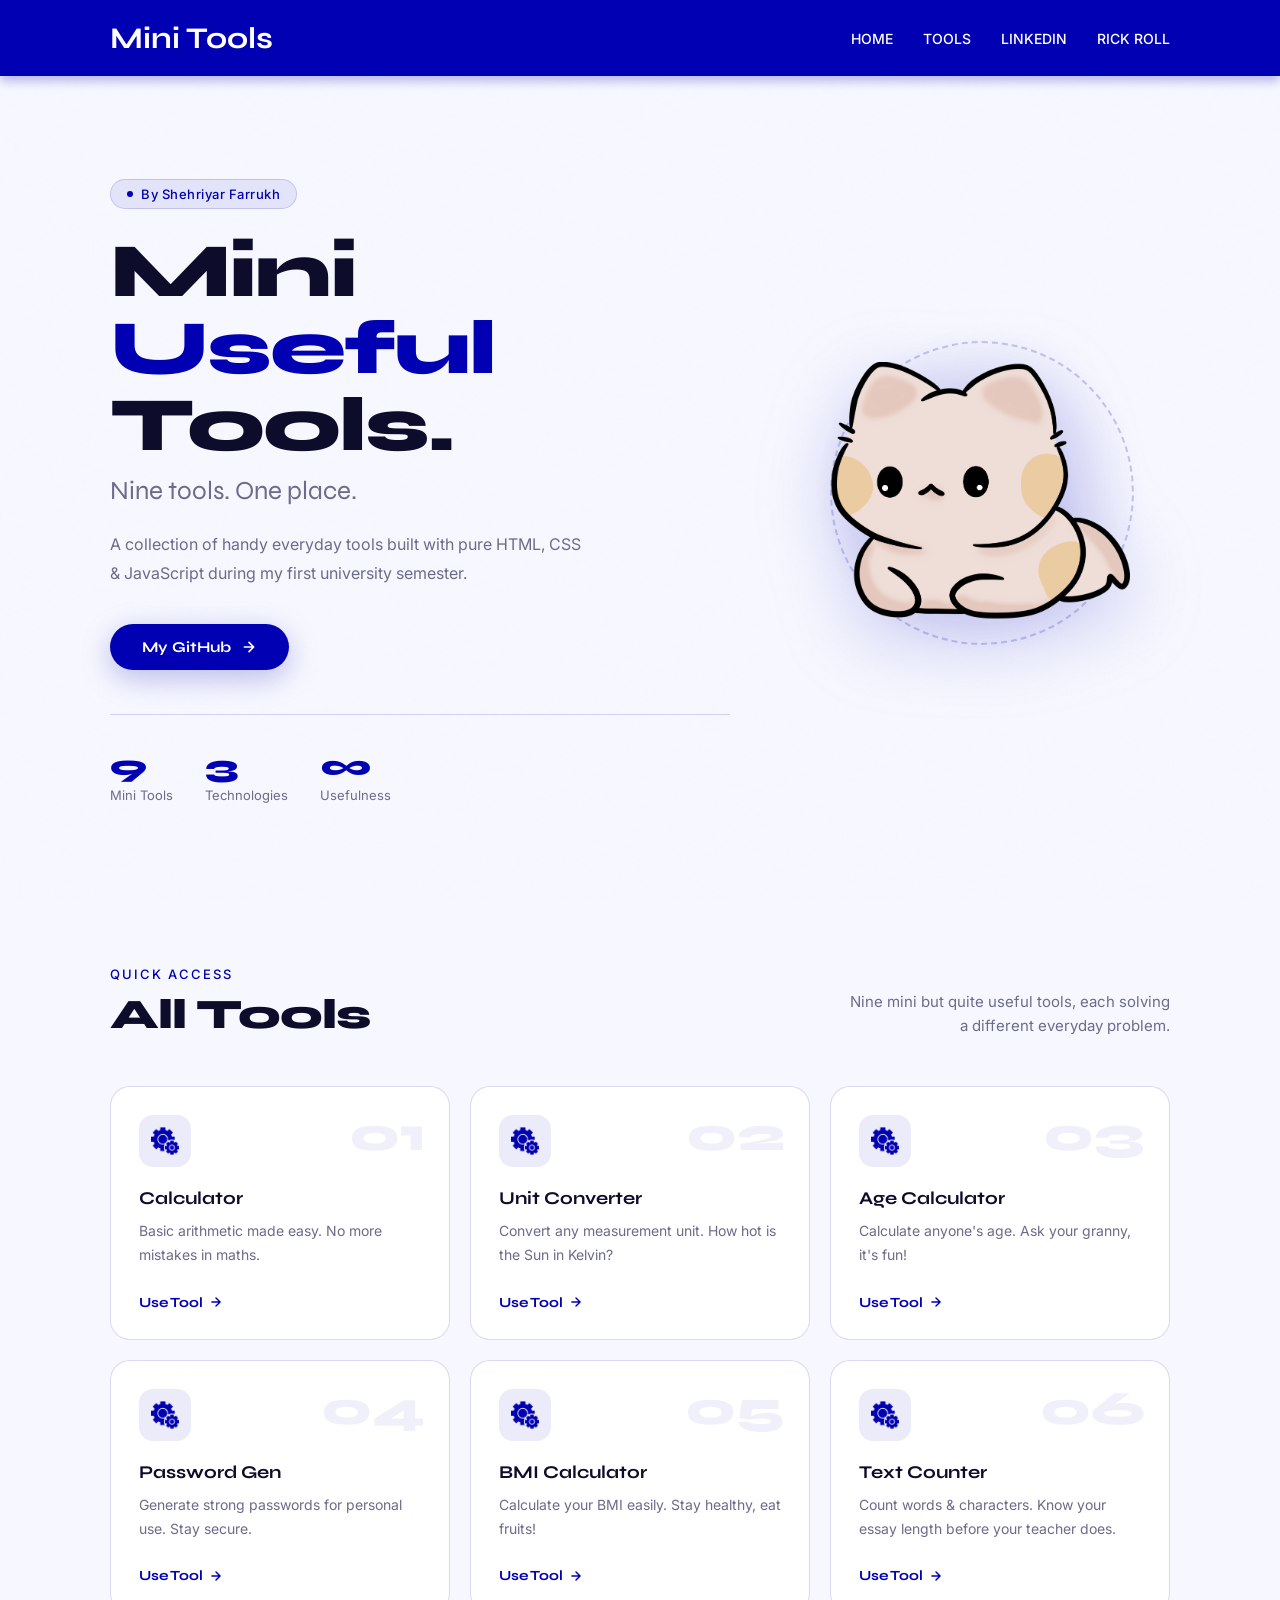
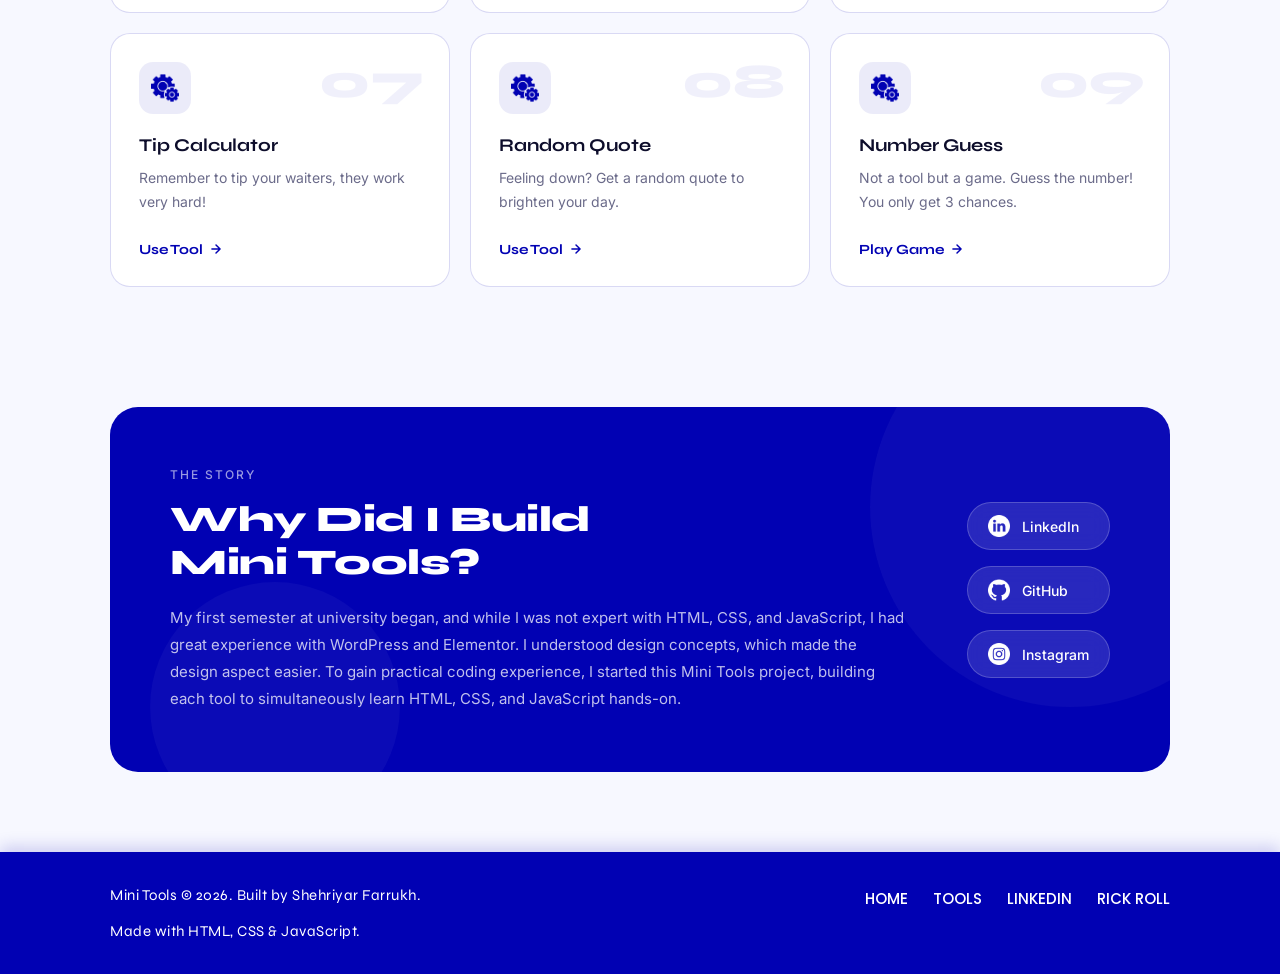
<file: index.html>
<!DOCTYPE html>
<html lang="en">
<head>
    <meta charset="UTF-8">
    <title>Mini ToolKit | Useful Tools</title>
    <link rel="icon" href="https://upload.wikimedia.org/wikipedia/commons/thumb/b/b1/Circle-icons-tools-light_blue.svg/960px-Circle-icons-tools-light_blue.svg.png" type="image/png">
    <link rel="preconnect" href="https://fonts.googleapis.com">
    <link rel="preconnect" href="https://fonts.gstatic.com" crossorigin>
    <link href="https://fonts.googleapis.com/css2?family=Syne:wght@400;700;800&family=DM+Sans:wght@300;400;500&display=swap" rel="stylesheet">
    <link rel="stylesheet" href="styles.css">
    <meta name="viewport" content="width=device-width, initial-scale=1.0">
</head>
<body>

    <div id="header"></div>

    <div class="page-wrapper">

        <section class="hero-section">
            <div class="hero-left">
                <div class="hero-eyebrow"><span></span> By Shehriyar Farrukh</div>
                <h1 class="hero-title">Mini<br><span class="accent">Useful</span><br>Tools.</h1>
                <p class="hero-sub">Nine tools. One place.</p>
                <p class="hero-desc">A collection of handy everyday tools built with pure HTML, CSS & JavaScript during my first university semester.</p>
                <a href="https://www.github.com/shehr1yar/" target="_blank" class="hero-cta">
                    My GitHub
                    <svg width="16" height="16" viewBox="0 0 24 24" fill="none" stroke="currentColor" stroke-width="2.5" stroke-linecap="round" stroke-linejoin="round"><path d="M5 12h14M12 5l7 7-7 7"/></svg>
                </a>
                <div class="hero-stats">
                    <div class="stat-item">
                        <div class="stat-num">9</div>
                        <div class="stat-label">Mini Tools</div>
                    </div>
                    <div class="stat-item">
                        <div class="stat-num">3</div>
                        <div class="stat-label">Technologies</div>
                    </div>
                    <div class="stat-item">
                        <div class="stat-num">∞</div>
                        <div class="stat-label">Usefulness</div>
                    </div>
                </div>
            </div>
            <div class="hero-right">
                <div class="hero-img-wrap">
                    <img src="assets/herocat.png" alt="Hero Cat">
                </div>
            </div>
        </section>

        <section class="tools-section" id="tools">
            <div class="section-header">
                <div>
                    <div class="section-eyebrow">Quick Access</div>
                    <h2 class="section-title">All Tools</h2>
                </div>
                <p class="section-desc">Nine mini but quite useful tools, each solving a different everyday problem.</p>
            </div>

            <div class="tools-grid">

                <div class="tool-card" style="animation-delay:0.05s">
                    <div class="tool-num">01</div>
                    <div class="tool-icon-wrap"><img src="assets/tool.png" alt=""></div>
                    <h3>Calculator</h3>
                    <p>Basic arithmetic made easy. No more mistakes in maths.</p>
                    <a href="tools/calculator.html" target="_blank" class="tool-link">
                        Use Tool <svg width="14" height="14" viewBox="0 0 24 24" fill="none" stroke="currentColor" stroke-width="2.5" stroke-linecap="round" stroke-linejoin="round"><path d="M5 12h14M12 5l7 7-7 7"/></svg>
                    </a>
                </div>

                <div class="tool-card" style="animation-delay:0.1s">
                    <div class="tool-num">02</div>
                    <div class="tool-icon-wrap"><img src="assets/tool.png" alt=""></div>
                    <h3>Unit Converter</h3>
                    <p>Convert any measurement unit. How hot is the Sun in Kelvin?</p>
                    <a href="tools/convertor.html" target="_blank" class="tool-link">
                        Use Tool <svg width="14" height="14" viewBox="0 0 24 24" fill="none" stroke="currentColor" stroke-width="2.5" stroke-linecap="round" stroke-linejoin="round"><path d="M5 12h14M12 5l7 7-7 7"/></svg>
                    </a>
                </div>

                <div class="tool-card" style="animation-delay:0.15s">
                    <div class="tool-num">03</div>
                    <div class="tool-icon-wrap"><img src="assets/tool.png" alt=""></div>
                    <h3>Age Calculator</h3>
                    <p>Calculate anyone's age. Ask your granny, it's fun!</p>
                    <a href="tools/agecalc.html" target="_blank" class="tool-link">
                        Use Tool <svg width="14" height="14" viewBox="0 0 24 24" fill="none" stroke="currentColor" stroke-width="2.5" stroke-linecap="round" stroke-linejoin="round"><path d="M5 12h14M12 5l7 7-7 7"/></svg>
                    </a>
                </div>

                <div class="tool-card" style="animation-delay:0.2s">
                    <div class="tool-num">04</div>
                    <div class="tool-icon-wrap"><img src="assets/tool.png" alt=""></div>
                    <h3>Password Gen</h3>
                    <p>Generate strong passwords for personal use. Stay secure.</p>
                    <a href="tools/passgen.html" target="_blank" class="tool-link">
                        Use Tool <svg width="14" height="14" viewBox="0 0 24 24" fill="none" stroke="currentColor" stroke-width="2.5" stroke-linecap="round" stroke-linejoin="round"><path d="M5 12h14M12 5l7 7-7 7"/></svg>
                    </a>
                </div>

                <div class="tool-card" style="animation-delay:0.25s">
                    <div class="tool-num">05</div>
                    <div class="tool-icon-wrap"><img src="assets/tool.png" alt=""></div>
                    <h3>BMI Calculator</h3>
                    <p>Calculate your BMI easily. Stay healthy, eat fruits!</p>
                    <a href="tools/bmi.html" target="_blank" class="tool-link">
                        Use Tool <svg width="14" height="14" viewBox="0 0 24 24" fill="none" stroke="currentColor" stroke-width="2.5" stroke-linecap="round" stroke-linejoin="round"><path d="M5 12h14M12 5l7 7-7 7"/></svg>
                    </a>
                </div>

                <div class="tool-card" style="animation-delay:0.3s">
                    <div class="tool-num">06</div>
                    <div class="tool-icon-wrap"><img src="assets/tool.png" alt=""></div>
                    <h3>Text Counter</h3>
                    <p>Count words & characters. Know your essay length before your teacher does.</p>
                    <a href="tools/textcount.html" target="_blank" class="tool-link">
                        Use Tool <svg width="14" height="14" viewBox="0 0 24 24" fill="none" stroke="currentColor" stroke-width="2.5" stroke-linecap="round" stroke-linejoin="round"><path d="M5 12h14M12 5l7 7-7 7"/></svg>
                    </a>
                </div>

                <div class="tool-card" style="animation-delay:0.35s">
                    <div class="tool-num">07</div>
                    <div class="tool-icon-wrap"><img src="assets/tool.png" alt=""></div>
                    <h3>Tip Calculator</h3>
                    <p>Remember to tip your waiters, they work very hard!</p>
                    <a href="tools/tipcalc.html" target="_blank" class="tool-link">
                        Use Tool <svg width="14" height="14" viewBox="0 0 24 24" fill="none" stroke="currentColor" stroke-width="2.5" stroke-linecap="round" stroke-linejoin="round"><path d="M5 12h14M12 5l7 7-7 7"/></svg>
                    </a>
                </div>

                <div class="tool-card" style="animation-delay:0.4s">
                    <div class="tool-num">08</div>
                    <div class="tool-icon-wrap"><img src="assets/tool.png" alt=""></div>
                    <h3>Random Quote</h3>
                    <p>Feeling down? Get a random quote to brighten your day.</p>
                    <a href="tools/quote.html" target="_blank" class="tool-link">
                        Use Tool <svg width="14" height="14" viewBox="0 0 24 24" fill="none" stroke="currentColor" stroke-width="2.5" stroke-linecap="round" stroke-linejoin="round"><path d="M5 12h14M12 5l7 7-7 7"/></svg>
                    </a>
                </div>

                <div class="tool-card" style="animation-delay:0.45s">
                    <div class="tool-num">09</div>
                    <div class="tool-icon-wrap"><img src="assets/tool.png" alt=""></div>
                    <h3>Number Guess</h3>
                    <p>Not a tool but a game. Guess the number! You only get 3 chances.</p>
                    <a href="tools/numguess.html" target="_blank" class="tool-link">
                        Play Game <svg width="14" height="14" viewBox="0 0 24 24" fill="none" stroke="currentColor" stroke-width="2.5" stroke-linecap="round" stroke-linejoin="round"><path d="M5 12h14M12 5l7 7-7 7"/></svg>
                    </a>
                </div>

            </div>
        </section>

        <section class="about-section">
            <div class="about-inner">
                <div class="about-text">
                    <div class="about-eyebrow">The Story</div>
                    <h2 class="about-title">Why Did I Build<br>Mini Tools?</h2>
                    <p class="about-desc">My first semester at university began, and while I was not expert with HTML, CSS, and JavaScript, I had great experience with WordPress and Elementor. I understood design concepts, which made the design aspect easier. To gain practical coding experience, I started this Mini Tools project, building each tool to simultaneously learn HTML, CSS, and JavaScript hands-on.</p>
                </div>
                <div class="about-socials">
                    <a href="https://linkedin.com/in/shehriyar-farrukh" target="_blank" class="social-pill">
                        <img src="assets/linkedin.png" alt="LinkedIn"> LinkedIn
                    </a>
                    <a href="https://github.com/shehr1yar" target="_blank" class="social-pill">
                        <img src="assets/github.png" alt="GitHub"> GitHub
                    </a>
                    <a href="https://instagram.com/shehr1yar" target="_blank" class="social-pill">
                        <img src="assets/instagram.png" alt="Instagram"> Instagram
                    </a>
                </div>
            </div>
        </section>

    </div>

    <div id="footer"></div>

    <button id="scrollTopBtn">↑</button>

<script>
    fetch("header-footer/header.html")
        .then(function(res) {
            return res.text();
        })
        .then(function(data) {
            document.getElementById("header").innerHTML = data;
            
            var hamburger = document.querySelector(".hamburger");
            var navMenu = document.querySelector(".nav-menu");
            
            if (hamburger) {
                hamburger.addEventListener("click", function() {
                    hamburger.classList.toggle("active");
                    navMenu.classList.toggle("active");
                });
            }
            
            var navLinks = document.querySelectorAll(".nav-menu a");
            for (var i = 0; i < navLinks.length; i++) {
                navLinks[i].addEventListener("click", function() {
                    hamburger.classList.remove("active");
                    navMenu.classList.remove("active");
                });
            }
        });

    fetch("header-footer/footer.html")
        .then(function(res) {
            return res.text();
        })
        .then(function(data) {
            document.getElementById("footer").innerHTML = data;
        });

    var scrollBtn = document.getElementById("scrollTopBtn");
    
    window.addEventListener("scroll", function() {
        if (window.scrollY > 300) {
            scrollBtn.style.display = "block";
        } else {
            scrollBtn.style.display = "none";
        }
    });

    scrollBtn.addEventListener("click", function() {
        window.scrollTo({ top: 0, behavior: "smooth" });
    });

    window.addEventListener("scroll", function() {
        var cards = document.querySelectorAll(".tool-card");
        for (var i = 0; i < cards.length; i++) {
            var position = cards[i].getBoundingClientRect().top;
            if (position < window.innerHeight) {
                cards[i].style.opacity = "1";
            }
        }
    });
</script>

</body>
</html>
</file>
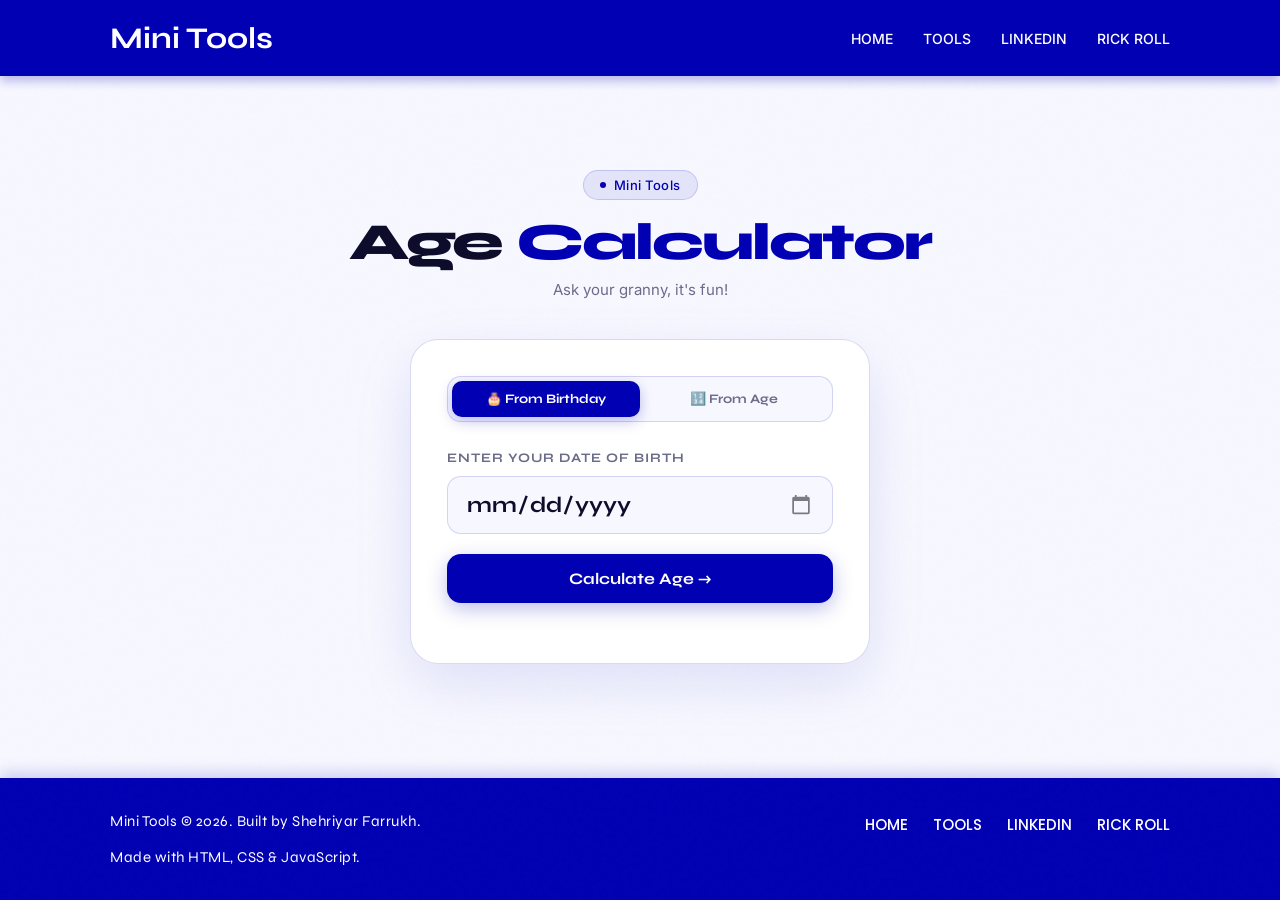
<file: tools/agecalc.html>
<!DOCTYPE html>
<html lang="en">
<head>
    <meta charset="UTF-8">
    <title>Age Calculator | Mini Tools</title>
    <link rel="icon" href="https://upload.wikimedia.org/wikipedia/commons/thumb/b/b1/Circle-icons-tools-light_blue.svg/960px-Circle-icons-tools-light_blue.svg.png" type="image/png">
    <link rel="preconnect" href="https://fonts.googleapis.com">
    <link rel="preconnect" href="https://fonts.gstatic.com" crossorigin>
    <link href="https://fonts.googleapis.com/css2?family=Syne:wght@400;700;800&family=DM+Sans:wght@300;400;500&display=swap" rel="stylesheet">
    <meta name="viewport" content="width=device-width, initial-scale=1.0">

    <style>
        *, *::before, *::after { box-sizing: border-box; margin: 0; padding: 0; }

        :root {
            --blue: rgb(1, 1, 179);
            --blue-dark: rgb(0, 0, 120);
            --blue-light: rgba(1, 1, 179, 0.08);
            --blue-glow: rgba(1, 1, 179, 0.25);
            --off-white: #f7f8ff;
            --text: #0d0d2b;
            --muted: #6b6b8a;
            --border: rgba(1, 1, 179, 0.15);
        }

        html { scroll-behavior: smooth; }

        body {
            font-family: 'DM Sans', sans-serif;
            background-color: var(--off-white);
            color: var(--text);
            overflow-x: hidden;
            min-height: 100vh;
            display: flex;
            flex-direction: column;
        }

        ::selection { background: var(--blue); color: white; }

        body::before {
            content: '';
            position: fixed;
            inset: 0;
            background-image: url("data:image/svg+xml,%3Csvg viewBox='0 0 200 200' xmlns='http://www.w3.org/2000/svg'%3E%3Cfilter id='n'%3E%3CfeTurbulence type='fractalNoise' baseFrequency='0.9' numOctaves='4' stitchTiles='stitch'/%3E%3C/filter%3E%3Crect width='100%25' height='100%25' filter='url(%23n)' opacity='0.03'/%3E%3C/svg%3E");
            pointer-events: none;
            z-index: 0;
            opacity: 0.4;
        }

        .page-wrapper {
            flex: 1;
            position: relative;
            z-index: 1;
            display: flex;
            flex-direction: column;
            align-items: center;
            justify-content: center;
            padding: 60px 20px 80px;
        }

        .page-title-wrap {
            text-align: center;
            margin-bottom: 40px;
            animation: fadeUp 0.5s ease both;
        }
        .page-eyebrow {
            display: inline-flex;
            align-items: center;
            gap: 8px;
            background: var(--blue-light);
            border: 1px solid var(--border);
            border-radius: 100px;
            padding: 6px 16px;
            font-size: 13px;
            font-weight: 500;
            color: var(--blue);
            letter-spacing: 0.5px;
            margin-bottom: 16px;
        }
        .page-eyebrow span { width: 6px; height: 6px; background: var(--blue); border-radius: 50%; display: inline-block; }
        .page-title {
            font-family: 'Syne', sans-serif;
            font-size: clamp(32px, 5vw, 52px);
            font-weight: 800;
            letter-spacing: -2px;
            color: var(--text);
            line-height: 1;
        }
        .page-title .accent { color: var(--blue); }
        .page-subtitle { font-size: 15px; color: var(--muted); margin-top: 12px; }

        .age-card {
            background: white;
            border: 1px solid var(--border);
            border-radius: 28px;
            padding: 36px;
            width: 100%;
            max-width: 460px;
            box-shadow: 0 20px 60px rgba(1,1,179,0.1);
            animation: fadeUp 0.5s 0.1s ease both;
        }

        .mode-toggle {
            display: grid;
            grid-template-columns: 1fr 1fr;
            background: var(--off-white);
            border: 1px solid var(--border);
            border-radius: 14px;
            padding: 4px;
            margin-bottom: 28px;
        }
        .mode-btn {
            padding: 10px;
            border: none;
            border-radius: 10px;
            font-family: 'Syne', sans-serif;
            font-size: 13px;
            font-weight: 700;
            cursor: pointer;
            background: transparent;
            color: var(--muted);
            transition: 0.2s ease;
        }
        .mode-btn.active {
            background: var(--blue);
            color: white;
            box-shadow: 0 4px 14px var(--blue-glow);
        }

        .field-label {
            font-family: 'Syne', sans-serif;
            font-size: 13px;
            font-weight: 700;
            color: var(--muted);
            letter-spacing: 1px;
            text-transform: uppercase;
            margin-bottom: 10px;
            display: block;
        }

        .age-input {
            width: 100%;
            padding: 14px 18px;
            border: 1px solid var(--border);
            border-radius: 14px;
            font-family: 'Syne', sans-serif;
            font-size: 22px;
            font-weight: 700;
            color: var(--text);
            background: var(--off-white);
            outline: none;
            transition: border-color 0.2s, box-shadow 0.2s;
            margin-bottom: 20px;
        }
        .age-input:focus {
            border-color: var(--blue);
            box-shadow: 0 0 0 3px rgba(1,1,179,0.1);
            background: white;
        }
        .age-input[type="date"]::-webkit-calendar-picker-indicator {
            opacity: 0.5;
            cursor: pointer;
        }

        .calc-btn {
            width: 100%;
            padding: 15px;
            background: var(--blue);
            color: white;
            border: none;
            border-radius: 14px;
            font-family: 'Syne', sans-serif;
            font-size: 16px;
            font-weight: 700;
            cursor: pointer;
            transition: 0.2s ease;
            box-shadow: 0 6px 20px var(--blue-glow);
            margin-bottom: 24px;
        }
        .calc-btn:hover { background: var(--blue-dark); transform: translateY(-2px); box-shadow: 0 10px 28px var(--blue-glow); }
        .calc-btn:active { transform: translateY(0); }

        .result-area {
            display: none;
            flex-direction: column;
            gap: 12px;
            animation: fadeUp 0.4s ease both;
        }
        .result-area.show { display: flex; }

        .result-main {
            background: var(--blue);
            border-radius: 18px;
            padding: 24px;
            text-align: center;
            position: relative;
            overflow: hidden;
        }
        .result-main::before {
            content: '';
            position: absolute;
            width: 200px; height: 200px;
            border-radius: 50%;
            background: rgba(255,255,255,0.05);
            top: -60px; right: -60px;
        }
        .result-main-label {
            font-size: 13px;
            color: rgba(255,255,255,0.65);
            letter-spacing: 1.5px;
            text-transform: uppercase;
            margin-bottom: 8px;
        }
        .result-main-value {
            font-family: 'Syne', sans-serif;
            font-size: clamp(36px, 8vw, 56px);
            font-weight: 800;
            color: white;
            letter-spacing: -2px;
            line-height: 1;
        }
        .result-main-sub {
            font-size: 14px;
            color: rgba(255,255,255,0.7);
            margin-top: 8px;
        }

        .result-stats {
            display: grid;
            grid-template-columns: 1fr 1fr;
            gap: 10px;
        }
        .stat-pill {
            background: var(--off-white);
            border: 1px solid var(--border);
            border-radius: 14px;
            padding: 16px;
            text-align: center;
        }
        .stat-pill-value {
            font-family: 'Syne', sans-serif;
            font-size: 22px;
            font-weight: 800;
            color: var(--blue);
            letter-spacing: -0.5px;
        }
        .stat-pill-label {
            font-size: 12px;
            color: var(--muted);
            margin-top: 4px;
        }

        .fun-fact {
            background: var(--blue-light);
            border: 1px solid var(--border);
            border-radius: 14px;
            padding: 16px 20px;
            font-size: 14px;
            color: var(--blue);
            text-align: center;
            line-height: 1.6;
        }

        .error-msg {
            display: none;
            color: rgb(220, 38, 38);
            font-size: 13px;
            margin-top: -14px;
            margin-bottom: 14px;
            padding-left: 4px;
        }
        .error-msg.show { display: block; }

        @media (max-width: 480px) {
            .age-card { padding: 24px; }
            .result-stats { grid-template-columns: 1fr 1fr; }
        }

        @keyframes fadeUp {
            from { opacity: 0; transform: translateY(24px); }
            to { opacity: 1; transform: translateY(0); }
        }
    </style>
</head>
<body>

    <div id="header"></div>

    <div class="page-wrapper">

        <div class="page-title-wrap">
            <div class="page-eyebrow"><span></span> Mini Tools</div>
            <h1 class="page-title">Age <span class="accent">Calculator</span></h1>
            <p class="page-subtitle">Ask your granny, it's fun!</p>
        </div>

        <div class="age-card">

            <div class="mode-toggle">
                <button class="mode-btn active" id="btnBirthday" onclick="setMode('birthday')">🎂 From Birthday</button>
                <button class="mode-btn" id="btnAge" onclick="setMode('age')">🔢 From Age</button>
            </div>

            <div id="birthdayMode">
                <label class="field-label">Enter your date of birth</label>
                <input class="age-input" type="date" id="birthdayInput" max="">
                <p class="error-msg" id="birthdayError">Please enter a valid date of birth.</p>
                <button class="calc-btn" onclick="calcFromBirthday()">Calculate Age →</button>
            </div>

            <div id="ageMode" style="display:none;">
                <label class="field-label">Enter your age (years)</label>
                <input class="age-input" type="number" id="ageInput" placeholder="e.g. 52" min="0" max="130">
                <p class="error-msg" id="ageError">Please enter a valid age between 0 and 130.</p>
                <button class="calc-btn" onclick="calcFromAge()">Find Birth Year →</button>
            </div>

            <div class="result-area" id="resultArea">

                <div class="result-main">
                    <div class="result-main-label" id="resultLabel"></div>
                    <div class="result-main-value" id="resultValue"></div>
                    <div class="result-main-sub" id="resultSub"></div>
                </div>

                <div class="result-stats" id="resultStats"></div>

                <div class="fun-fact" id="funFact"></div>

            </div>

        </div>

    </div>

    <div id="footer"></div>

<script>
    let currentMode = 'birthday';

    const today = new Date();
    let yyyy = today.getFullYear();
    let mm = today.getMonth() + 1;
    let dd = today.getDate();
    if (mm < 10) {
        mm = '0' + mm;
    }
    if (dd < 10) {
        dd = '0' + dd;
    }
    document.getElementById('birthdayInput').max = yyyy + '-' + mm + '-' + dd;

    function setMode(mode) {
        currentMode = mode;
        if (mode === 'birthday') {
            document.getElementById('birthdayMode').style.display = 'block';
            document.getElementById('ageMode').style.display = 'none';
            document.getElementById('btnBirthday').classList.add('active');
            document.getElementById('btnAge').classList.remove('active');
        } else {
            document.getElementById('birthdayMode').style.display = 'none';
            document.getElementById('ageMode').style.display = 'block';
            document.getElementById('btnBirthday').classList.remove('active');
            document.getElementById('btnAge').classList.add('active');
        }
        hideResult();
        hideErrors();
    }

    function hideResult() {
        document.getElementById('resultArea').classList.remove('show');
    }

    function hideErrors() {
        document.getElementById('birthdayError').classList.remove('show');
        document.getElementById('ageError').classList.remove('show');
    }

    function calcFromBirthday() {
        hideErrors();
        hideResult();

        const val = document.getElementById('birthdayInput').value;
        if (!val) {
            document.getElementById('birthdayError').classList.add('show');
            return;
        }

        const birth = new Date(val);
        const now = new Date();

        if (birth > now) {
            document.getElementById('birthdayError').textContent = "Date of birth can't be in the future!";
            document.getElementById('birthdayError').classList.add('show');
            return;
        }

        let years = now.getFullYear() - birth.getFullYear();
        let months = now.getMonth() - birth.getMonth();
        let days = now.getDate() - birth.getDate();

        if (days < 0) {
            months = months - 1;
            let lastDayOfPrevMonth = new Date(now.getFullYear(), now.getMonth(), 0).getDate();
            days = days + lastDayOfPrevMonth;
        }
        if (months < 0) {
            years = years - 1;
            months = months + 12;
        }

        const totalDays = Math.floor((now - birth) / (1000 * 60 * 60 * 24));
        const totalWeeks = Math.floor(totalDays / 7);
        const totalMonths = years * 12 + months;
        const totalHours = totalDays * 24;

        const birthDay = birth.toLocaleDateString('en-US', { weekday: 'long' });
        const nextBirthday = getNextBirthday(birth);
        const daysToNext = Math.ceil((nextBirthday - now) / (1000 * 60 * 60 * 24));

        let monthText = "months";
        if (months === 1) {
            monthText = "month";
        }

        let dayText = "days";
        if (days === 1) {
            dayText = "day";
        }

        document.getElementById('resultLabel').textContent = 'YOU ARE';
        document.getElementById('resultValue').textContent = years + ' yrs';
        document.getElementById('resultSub').textContent = months + ' ' + monthText + ' and ' + days + ' ' + dayText + ' old';

        document.getElementById('resultStats').innerHTML = 
            '<div class="stat-pill">' +
                '<div class="stat-pill-value">' + totalMonths.toLocaleString() + '</div>' +
                '<div class="stat-pill-label">Total Months</div>' +
            '</div>' +
            '<div class="stat-pill">' +
                '<div class="stat-pill-value">' + totalWeeks.toLocaleString() + '</div>' +
                '<div class="stat-pill-label">Total Weeks</div>' +
            '</div>' +
            '<div class="stat-pill">' +
                '<div class="stat-pill-value">' + totalDays.toLocaleString() + '</div>' +
                '<div class="stat-pill-label">Total Days</div>' +
            '</div>' +
            '<div class="stat-pill">' +
                '<div class="stat-pill-value">' + totalHours.toLocaleString() + '</div>' +
                '<div class="stat-pill-label">Total Hours</div>' +
            '</div>';

        if (daysToNext === 0) {
            document.getElementById('funFact').textContent = "🎉 Happy Birthday! You were born on a " + birthDay + ".";
        } else {
            let daysToNextText = "days";
            if (daysToNext === 1) {
                daysToNextText = "day";
            }
            document.getElementById('funFact').textContent = "🎂 You were born on a " + birthDay + ". Your next birthday is in " + daysToNext + " " + daysToNextText + "!";
        }

        document.getElementById('resultArea').classList.add('show');
    }

    function calcFromAge() {
        hideErrors();
        hideResult();

        const val = parseInt(document.getElementById('ageInput').value);
        if (isNaN(val) || val < 0 || val > 130) {
            document.getElementById('ageError').classList.add('show');
            return;
        }

        const now = new Date();
        const birthYear = now.getFullYear() - val;
        const birthYearAlt = birthYear - 1;

        const generation = getGeneration(birthYear);
        const famousEvents = getFamousEvent(birthYear);

        document.getElementById('resultLabel').textContent = 'BORN AROUND';
        document.getElementById('resultValue').textContent = birthYear;
        document.getElementById('resultSub').textContent = 'or ' + birthYearAlt + ' if your birthday hasn\'t passed yet';

        let totalMonthsApprox = val * 12;
        let totalDaysApprox = val * 365;
        let totalHoursApprox = val * 365 * 24;

        document.getElementById('resultStats').innerHTML = 
            '<div class="stat-pill">' +
                '<div class="stat-pill-value">' + totalMonthsApprox + '</div>' +
                '<div class="stat-pill-label">Months Lived</div>' +
            '</div>' +
            '<div class="stat-pill">' +
                '<div class="stat-pill-value">' + totalDaysApprox.toLocaleString() + '</div>' +
                '<div class="stat-pill-label">Days (approx)</div>' +
            '</div>' +
            '<div class="stat-pill" style="grid-column: span 2;">' +
                '<div class="stat-pill-value" style="font-size:17px;">' + generation + '</div>' +
                '<div class="stat-pill-label">Your Generation</div>' +
            '</div>';

        if (famousEvents !== null) {
            document.getElementById('funFact').textContent = "📅 In " + birthYear + ": " + famousEvents;
        } else {
            document.getElementById('funFact').textContent = "📅 You were born around " + birthYear + " — " + totalHoursApprox + " hours ago!";
        }

        document.getElementById('resultArea').classList.add('show');
    }

    function getNextBirthday(birth) {
        const now = new Date();
        const next = new Date(now.getFullYear(), birth.getMonth(), birth.getDate());
        if (next <= now) {
            next.setFullYear(now.getFullYear() + 1);
        }
        return next;
    }

    function getGeneration(year) {
        if (year >= 1928 && year <= 1945) { return 'Silent Generation'; }
        if (year >= 1946 && year <= 1964) { return 'Baby Boomer'; }
        if (year >= 1965 && year <= 1980) { return 'Generation X'; }
        if (year >= 1981 && year <= 1996) { return 'Millennial'; }
        if (year >= 1997 && year <= 2012) { return 'Generation Z'; }
        if (year >= 2013) { return 'Generation Alpha'; }
        return 'The Greatest Generation';
    }

    function getFamousEvent(year) {
        const events = {
            1969: 'Humans landed on the Moon 🌕',
            1989: 'The Berlin Wall fell 🧱',
            1991: 'The World Wide Web was born 🌐',
            1997: 'Harry Potter was first published 📚',
            2001: 'Wikipedia launched 📖',
            2004: 'Facebook launched 📘',
            2007: 'The first iPhone was released 📱',
            2008: 'The global financial crisis hit 📉',
            2009: 'Bitcoin was created 💰',
            2010: 'Instagram launched 📷',
            2012: 'Minecraft hit 20M users 🎮',
            2020: 'COVID-19 pandemic began 😷',
            2022: 'James Webb telescope launched 🔭',
        };
        if (events[year] !== undefined) {
            return events[year];
        } else {
            return null;
        }
    }

    fetch("../header-footer/header.html")
        .then(function(res) {
            return res.text();
        })
        .then(function(data) {
            document.getElementById("header").innerHTML = data;
            const hamburger = document.querySelector(".hamburger");
            const navMenu = document.querySelector(".nav-menu");
            if (hamburger) {
                hamburger.addEventListener("click", function() {
                    if (hamburger.classList.contains("active")) {
                        hamburger.classList.remove("active");
                        navMenu.classList.remove("active");
                    } else {
                        hamburger.classList.add("active");
                        navMenu.classList.add("active");
                    }
                });
            }
            const navLinks = document.querySelectorAll(".nav-menu a");
            for (let i = 0; i < navLinks.length; i++) {
                navLinks[i].addEventListener("click", function() {
                    if (hamburger) {
                        hamburger.classList.remove("active");
                    }
                    if (navMenu) {
                        navMenu.classList.remove("active");
                    }
                });
            }
        });

    fetch("../header-footer/footer.html")
        .then(function(res) {
            return res.text();
        })
        .then(function(data) {
            document.getElementById("footer").innerHTML = data;
        });
</script>

</body>
</html>
</file>
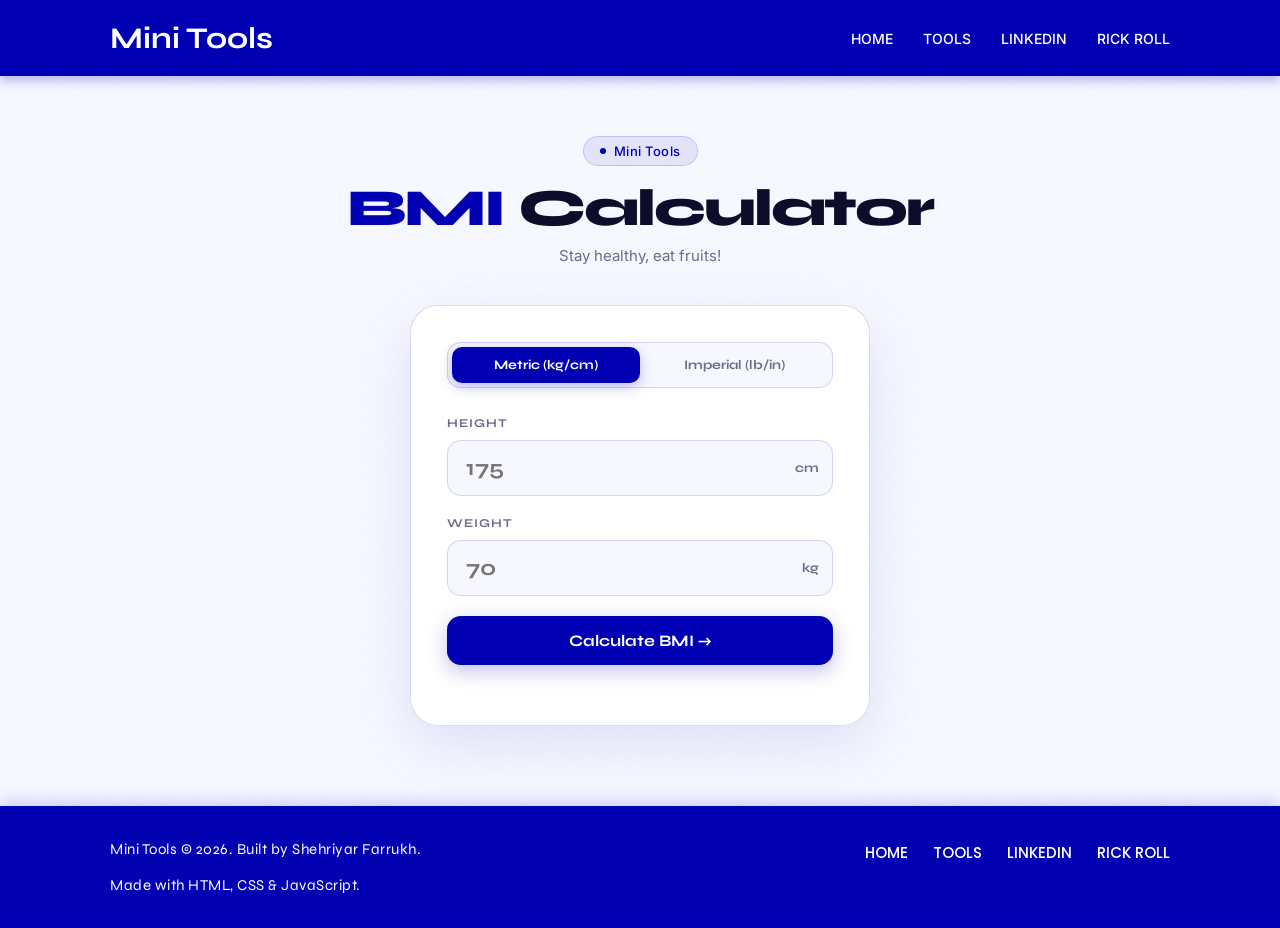
<file: tools/bmi.html>
<!DOCTYPE html>
<html lang="en">
<head>
    <meta charset="UTF-8">
    <title>BMI Calculator | Mini Tools</title>
    <link rel="icon" href="https://upload.wikimedia.org/wikipedia/commons/thumb/b/b1/Circle-icons-tools-light_blue.svg/960px-Circle-icons-tools-light_blue.svg.png" type="image/png">
    <link rel="preconnect" href="https://fonts.googleapis.com">
    <link rel="preconnect" href="https://fonts.gstatic.com" crossorigin>
    <link href="https://fonts.googleapis.com/css2?family=Syne:wght@400;700;800&family=DM+Sans:wght@300;400;500&display=swap" rel="stylesheet">
    <meta name="viewport" content="width=device-width, initial-scale=1.0">
    <style>
        *, *::before, *::after { box-sizing: border-box; margin: 0; padding: 0; }
        :root {
            --blue: rgb(1, 1, 179);
            --blue-dark: rgb(0, 0, 120);
            --blue-light: rgba(1, 1, 179, 0.08);
            --blue-glow: rgba(1, 1, 179, 0.25);
            --off-white: #f7f8ff;
            --text: #0d0d2b;
            --muted: #6b6b8a;
            --border: rgba(1, 1, 179, 0.15);
        }
        html { scroll-behavior: smooth; }
        body {
            font-family: 'DM Sans', sans-serif;
            background-color: var(--off-white);
            color: var(--text);
            overflow-x: hidden;
            min-height: 100vh;
            display: flex;
            flex-direction: column;
        }
        ::selection { background: var(--blue); color: white; }
        body::before {
            content: '';
            position: fixed; inset: 0;
            background-image: url("data:image/svg+xml,%3Csvg viewBox='0 0 200 200' xmlns='http://www.w3.org/2000/svg'%3E%3Cfilter id='n'%3E%3CfeTurbulence type='fractalNoise' baseFrequency='0.9' numOctaves='4' stitchTiles='stitch'/%3E%3C/filter%3E%3Crect width='100%25' height='100%25' filter='url(%23n)' opacity='0.03'/%3E%3C/svg%3E");
            pointer-events: none; z-index: 0; opacity: 0.4;
        }
        .page-wrapper {
            flex: 1; position: relative; z-index: 1;
            display: flex; flex-direction: column; align-items: center; justify-content: center;
            padding: 60px 20px 80px;
        }
        .page-title-wrap { text-align: center; margin-bottom: 40px; animation: fadeUp 0.5s ease both; }
        .page-eyebrow {
            display: inline-flex; align-items: center; gap: 8px;
            background: var(--blue-light); border: 1px solid var(--border);
            border-radius: 100px; padding: 6px 16px;
            font-size: 13px; font-weight: 500; color: var(--blue); letter-spacing: 0.5px; margin-bottom: 16px;
        }
        .page-eyebrow span { width: 6px; height: 6px; background: var(--blue); border-radius: 50%; display: inline-block; }
        .page-title { font-family: 'Syne', sans-serif; font-size: clamp(32px, 5vw, 52px); font-weight: 800; letter-spacing: -2px; color: var(--text); line-height: 1; }
        .page-title .accent { color: var(--blue); }
        .page-subtitle { font-size: 15px; color: var(--muted); margin-top: 12px; }

        .card {
            background: white; border: 1px solid var(--border); border-radius: 28px;
            padding: 36px; width: 100%; max-width: 460px;
            box-shadow: 0 20px 60px rgba(1,1,179,0.1); animation: fadeUp 0.5s 0.1s ease both;
        }

        .unit-toggle {
            display: grid; grid-template-columns: 1fr 1fr;
            background: var(--off-white); border: 1px solid var(--border);
            border-radius: 14px; padding: 4px; margin-bottom: 28px;
        }
        .unit-btn {
            padding: 10px; border: none; border-radius: 10px;
            font-family: 'Syne', sans-serif; font-size: 13px; font-weight: 700;
            cursor: pointer; background: transparent; color: var(--muted); transition: 0.2s ease;
        }
        .unit-btn.active { background: var(--blue); color: white; box-shadow: 0 4px 14px var(--blue-glow); }

        .field-label {
            font-family: 'Syne', sans-serif; font-size: 12px; font-weight: 700;
            color: var(--muted); letter-spacing: 1px; text-transform: uppercase;
            margin-bottom: 10px; display: block;
        }

        .input-row { display: flex; gap: 10px; margin-bottom: 20px; }
        .input-wrap { flex: 1; position: relative; }
        .bmi-input {
            width: 100%; padding: 14px 50px 14px 18px;
            border: 1px solid var(--border); border-radius: 14px;
            font-family: 'Syne', sans-serif; font-size: 22px; font-weight: 700;
            color: var(--text); background: var(--off-white); outline: none;
            transition: border-color 0.2s, box-shadow 0.2s;
        }
        .bmi-input:focus { border-color: var(--blue); box-shadow: 0 0 0 3px rgba(1,1,179,0.1); background: white; }
        .input-unit {
            position: absolute; right: 14px; top: 50%; transform: translateY(-50%);
            font-family: 'Syne', sans-serif; font-size: 13px; font-weight: 700; color: var(--muted);
        }

        .calc-btn {
            width: 100%; padding: 15px; background: var(--blue); color: white;
            border: none; border-radius: 14px;
            font-family: 'Syne', sans-serif; font-size: 16px; font-weight: 700;
            cursor: pointer; transition: 0.2s ease;
            box-shadow: 0 6px 20px var(--blue-glow); margin-bottom: 24px;
        }
        .calc-btn:hover { background: var(--blue-dark); transform: translateY(-2px); box-shadow: 0 10px 28px var(--blue-glow); }

        .result-area { display: none; flex-direction: column; gap: 12px; animation: fadeUp 0.4s ease both; }
        .result-area.show { display: flex; }

        .bmi-gauge-wrap { position: relative; text-align: center; padding: 28px 24px 20px; background: var(--off-white); border: 1px solid var(--border); border-radius: 18px; }
        .bmi-number { font-family: 'Syne', sans-serif; font-size: 56px; font-weight: 800; letter-spacing: -2px; line-height: 1; }
        .bmi-category { font-family: 'Syne', sans-serif; font-size: 18px; font-weight: 700; margin-top: 6px; }
        .bmi-range-label { font-size: 13px; color: var(--muted); margin-top: 4px; }

        .bmi-scale { margin-top: 16px; }
        .scale-bar { height: 8px; border-radius: 100px; background: linear-gradient(to right, #60a5fa, #22c55e, #eab308, #f97316, #ef4444); position: relative; }
        .scale-marker {
            position: absolute; top: -4px; width: 16px; height: 16px;
            background: white; border: 3px solid var(--text); border-radius: 50%;
            transform: translateX(-50%); transition: left 0.5s ease;
        }
        .scale-labels { display: flex; justify-content: space-between; margin-top: 6px; font-size: 11px; color: var(--muted); }

        .result-stats { display: grid; grid-template-columns: 1fr 1fr; gap: 10px; }
        .stat-pill { background: var(--off-white); border: 1px solid var(--border); border-radius: 14px; padding: 16px; text-align: center; }
        .stat-pill-value { font-family: 'Syne', sans-serif; font-size: 20px; font-weight: 800; color: var(--blue); }
        .stat-pill-label { font-size: 12px; color: var(--muted); margin-top: 4px; }

        .tip-box { background: var(--blue-light); border: 1px solid var(--border); border-radius: 14px; padding: 16px 20px; font-size: 14px; color: var(--blue); text-align: center; line-height: 1.6; }

        .error-msg { display: none; color: rgb(220,38,38); font-size: 13px; margin: -14px 0 14px 4px; }
        .error-msg.show { display: block; }

        @keyframes fadeUp { from { opacity: 0; transform: translateY(24px); } to { opacity: 1; transform: translateY(0); } }
    </style>
</head>
<body>
    <div id="header"></div>
    <div class="page-wrapper">
        <div class="page-title-wrap">
            <div class="page-eyebrow"><span></span> Mini Tools</div>
            <h1 class="page-title"><span class="accent">BMI</span> Calculator</h1>
            <p class="page-subtitle">Stay healthy, eat fruits!</p>
        </div>
        <div class="card">
            <div class="unit-toggle">
                <button class="unit-btn active" id="btnMetric" onclick="setUnit('metric')">Metric (kg/cm)</button>
                <button class="unit-btn" id="btnImperial" onclick="setUnit('imperial')">Imperial (lb/in)</button>
            </div>

            <label class="field-label">Height</label>
            <div class="input-row" id="heightRow">
                <div class="input-wrap">
                    <input class="bmi-input" type="number" id="heightInput" placeholder="175" min="1">
                    <span class="input-unit" id="heightUnit">cm</span>
                </div>
            </div>

            <label class="field-label">Weight</label>
            <div class="input-row">
                <div class="input-wrap">
                    <input class="bmi-input" type="number" id="weightInput" placeholder="70" min="1">
                    <span class="input-unit" id="weightUnit">kg</span>
                </div>
            </div>

            <p class="error-msg" id="errorMsg">Please enter valid height and weight.</p>
            <button class="calc-btn" onclick="calcBMI()">Calculate BMI →</button>

            <div class="result-area" id="resultArea">
                <div class="bmi-gauge-wrap">
                    <div class="bmi-number" id="bmiNumber">—</div>
                    <div class="bmi-category" id="bmiCategory"></div>
                    <div class="bmi-range-label" id="bmiRange"></div>
                    <div class="bmi-scale">
                        <div class="scale-bar">
                            <div class="scale-marker" id="scaleMarker" style="left:0%"></div>
                        </div>
                        <div class="scale-labels">
                            <span>Underweight</span><span>Normal</span><span>Overweight</span><span>Obese</span>
                        </div>
                    </div>
                </div>
                <div class="result-stats" id="resultStats"></div>
                <div class="tip-box" id="tipBox"></div>
            </div>
        </div>
    </div>
    <div id="footer"></div>

<script>
    var currentUnit = 'metric';

    function setUnit(unit) {
        currentUnit = unit;
        
        if (unit == 'metric') {
            document.getElementById('btnMetric').classList.add('active');
            document.getElementById('btnImperial').classList.remove('active');
            document.getElementById('heightUnit').textContent = 'cm';
            document.getElementById('weightUnit').textContent = 'kg';
            document.getElementById('heightInput').placeholder = '175';
            document.getElementById('weightInput').placeholder = '70';
        } else {
            document.getElementById('btnMetric').classList.remove('active');
            document.getElementById('btnImperial').classList.add('active');
            document.getElementById('heightUnit').textContent = 'in';
            document.getElementById('weightUnit').textContent = 'lb';
            document.getElementById('heightInput').placeholder = '69';
            document.getElementById('weightInput').placeholder = '154';
        }
        
        document.getElementById('heightInput').value = '';
        document.getElementById('weightInput').value = '';
        document.getElementById('resultArea').classList.remove('show');
        document.getElementById('errorMsg').classList.remove('show');
    }

    function calcBMI() {
        document.getElementById('errorMsg').classList.remove('show');
        var h = parseFloat(document.getElementById('heightInput').value);
        var w = parseFloat(document.getElementById('weightInput').value);

        if (!h || !w || h <= 0 || w <= 0) { 
            document.getElementById('errorMsg').classList.add('show'); 
            return; 
        }

        var bmi;
        if (currentUnit == 'metric') {
            var hm = h / 100;
            bmi = w / (hm * hm);
        } else {
            bmi = (703 * w) / (h * h);
        }
        bmi = Math.round(bmi * 10) / 10;

        var category = '';
        var color = '';
        var tip = '';
        var markerPct = 0;

        if (bmi < 18.5) {
            category = 'Underweight'; 
            color = '#60a5fa';
            tip = '🥗 You may be underweight. Consider eating more nutritious, calorie-rich foods and consulting a doctor.';
            markerPct = (bmi / 18.5) * 20;
        } else if (bmi < 25) {
            category = 'Normal Weight'; 
            color = '#22c55e';
            tip = '✅ Great job! You\'re in the healthy weight range. Keep eating well and staying active!';
            markerPct = 20 + ((bmi - 18.5) / 6.5) * 30;
        } else if (bmi < 30) {
            category = 'Overweight'; 
            color = '#eab308';
            tip = '🏃 You\'re slightly overweight. Regular exercise and a balanced diet can help you reach a healthy weight.';
            markerPct = 50 + ((bmi - 25) / 5) * 25;
        } else {
            category = 'Obese'; 
            color = '#ef4444';
            tip = '💊 Consider speaking with a healthcare professional about a plan to reach a healthier weight.';
            markerPct = 75 + ((bmi - 30) / 10) * 25;
            if (markerPct > 97) {
                markerPct = 97;
            }
        }

        var idealMin = 0;
        var idealMax = 0;
        var unit = '';

        if (currentUnit == 'metric') {
            idealMin = (18.5 * (h / 100) * (h / 100)).toFixed(1);
            idealMax = (24.9 * (h / 100) * (h / 100)).toFixed(1);
            unit = 'kg';
        } else {
            idealMin = (18.5 * h * h / 703).toFixed(1);
            idealMax = (24.9 * h * h / 703).toFixed(1);
            unit = 'lb';
        }

        document.getElementById('bmiNumber').textContent = bmi;
        document.getElementById('bmiNumber').style.color = color;
        document.getElementById('bmiCategory').textContent = category;
        document.getElementById('bmiCategory').style.color = color;
        document.getElementById('bmiRange').textContent = 'BMI range: ' + getRangeText(category);
        document.getElementById('scaleMarker').style.left = markerPct + '%';
        
        document.getElementById('resultStats').innerHTML = 
            '<div class="stat-pill"><div class="stat-pill-value">' + idealMin + '</div><div class="stat-pill-label">Ideal Min (' + unit + ')</div></div>' +
            '<div class="stat-pill"><div class="stat-pill-value">' + idealMax + '</div><div class="stat-pill-label">Ideal Max (' + unit + ')</div></div>';
            
        document.getElementById('tipBox').textContent = tip;
        document.getElementById('resultArea').classList.add('show');
    }

    function getRangeText(cat) {
        if (cat == 'Underweight') return 'Below 18.5';
        if (cat == 'Normal Weight') return '18.5 – 24.9';
        if (cat == 'Overweight') return '25.0 – 29.9';
        return '30.0 and above';
    }

    fetch("../header-footer/header.html")
        .then(function(res) { return res.text(); })
        .then(function(data) {
            document.getElementById("header").innerHTML = data;
            var hamburger = document.querySelector(".hamburger");
            var navMenu = document.querySelector(".nav-menu");
            if (hamburger) {
                hamburger.addEventListener("click", function() { 
                    hamburger.classList.toggle("active"); 
                    navMenu.classList.toggle("active"); 
                });
            }
            
            var navLinks = document.querySelectorAll(".nav-menu a");
            for (var i = 0; i < navLinks.length; i++) {
                navLinks[i].addEventListener("click", function() {
                    if (hamburger) {
                        hamburger.classList.remove("active"); 
                        navMenu.classList.remove("active");
                    }
                });
            }
        });

    fetch("../header-footer/footer.html")
        .then(function(res) { return res.text(); })
        .then(function(data) { 
            document.getElementById("footer").innerHTML = data; 
        });
</script>
</body>
</html>
</file>
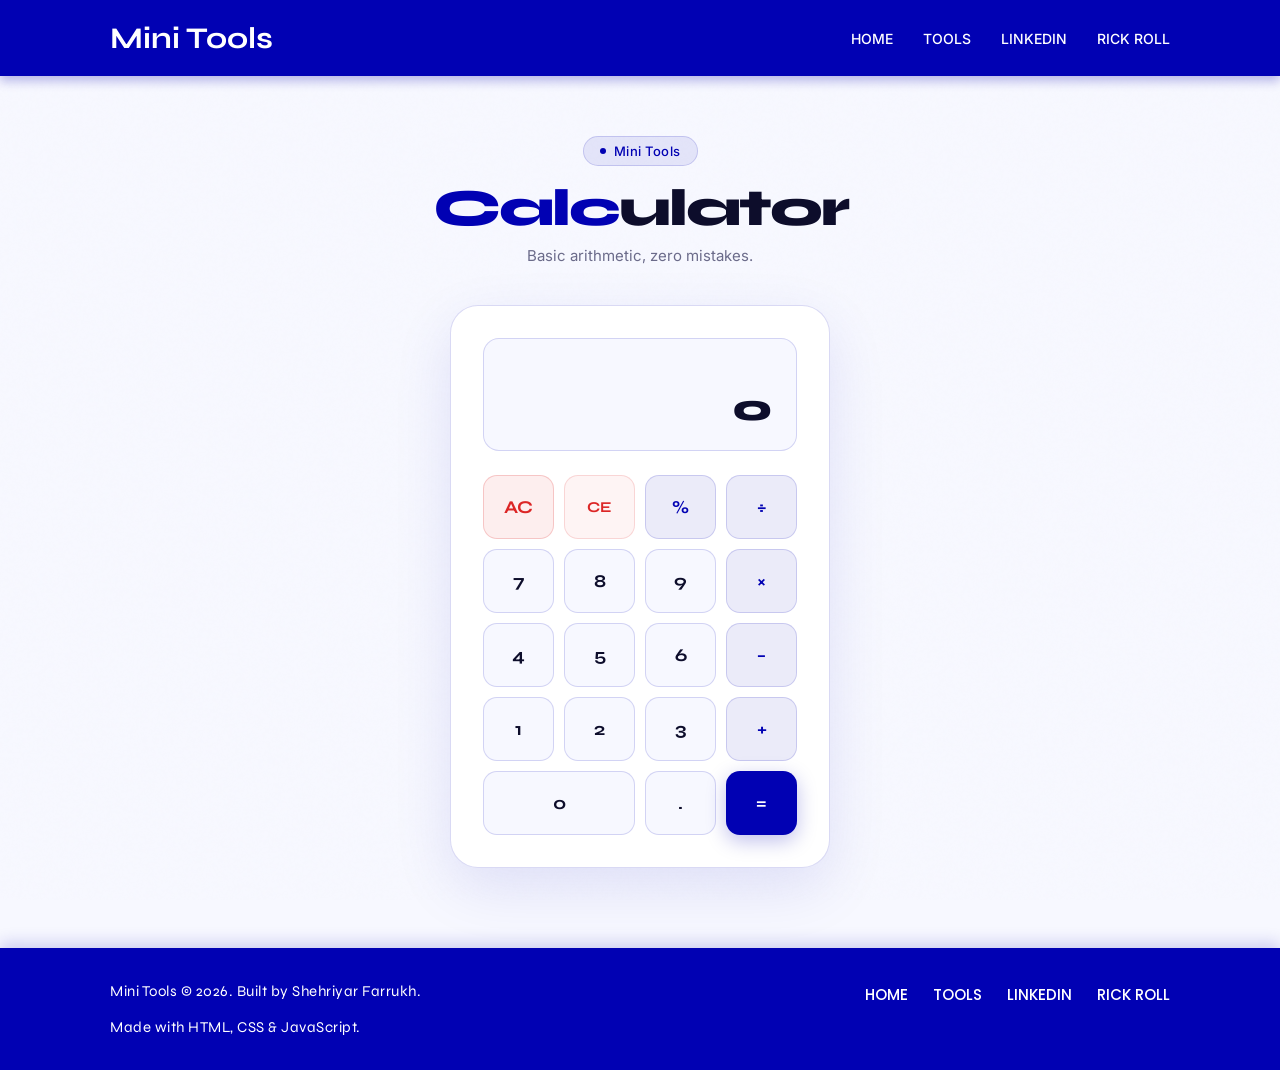
<file: tools/calculator.html>
<!DOCTYPE html>
<html lang="en">
<head>
    <meta charset="UTF-8">
    <title>Calculator | Mini Tools</title>
    <link rel="icon" href="https://upload.wikimedia.org/wikipedia/commons/thumb/b/b1/Circle-icons-tools-light_blue.svg/960px-Circle-icons-tools-light_blue.svg.png" type="image/png">
    <link rel="preconnect" href="https://fonts.googleapis.com">
    <link rel="preconnect" href="https://fonts.gstatic.com" crossorigin>
    <link href="https://fonts.googleapis.com/css2?family=Syne:wght@400;700;800&family=DM+Sans:wght@300;400;500&display=swap" rel="stylesheet">
    <meta name="viewport" content="width=device-width, initial-scale=1.0">

    <style>
        *, *::before, *::after { box-sizing: border-box; margin: 0; padding: 0; }

        :root {
            --blue: rgb(1, 1, 179);
            --blue-dark: rgb(0, 0, 120);
            --blue-light: rgba(1, 1, 179, 0.08);
            --blue-glow: rgba(1, 1, 179, 0.25);
            --off-white: #f7f8ff;
            --text: #0d0d2b;
            --muted: #6b6b8a;
            --border: rgba(1, 1, 179, 0.15);
        }

        html { scroll-behavior: smooth; }

        body {
            font-family: 'DM Sans', sans-serif;
            background-color: var(--off-white);
            color: var(--text);
            overflow-x: hidden;
            min-height: 100vh;
            display: flex;
            flex-direction: column;
        }

        ::selection { background: var(--blue); color: white; }

        body::before {
            content: '';
            position: fixed;
            inset: 0;
            background-image: url("data:image/svg+xml,%3Csvg viewBox='0 0 200 200' xmlns='http://www.w3.org/2000/svg'%3E%3Cfilter id='n'%3E%3CfeTurbulence type='fractalNoise' baseFrequency='0.9' numOctaves='4' stitchTiles='stitch'/%3E%3C/filter%3E%3Crect width='100%25' height='100%25' filter='url(%23n)' opacity='0.03'/%3E%3C/svg%3E");
            pointer-events: none;
            z-index: 0;
            opacity: 0.4;
        }

        /* ── MAIN ── */
        .page-wrapper {
            flex: 1;
            position: relative;
            z-index: 1;
            display: flex;
            flex-direction: column;
            align-items: center;
            justify-content: center;
            padding: 60px 20px 80px;
        }

        .page-title-wrap {
            text-align: center;
            margin-bottom: 40px;
            animation: fadeUp 0.5s ease both;
        }
        .page-eyebrow {
            display: inline-flex;
            align-items: center;
            gap: 8px;
            background: var(--blue-light);
            border: 1px solid var(--border);
            border-radius: 100px;
            padding: 6px 16px;
            font-size: 13px;
            font-weight: 500;
            color: var(--blue);
            letter-spacing: 0.5px;
            margin-bottom: 16px;
        }
        .page-eyebrow span { width: 6px; height: 6px; background: var(--blue); border-radius: 50%; display: inline-block; }

        .page-title {
            font-family: 'Syne', sans-serif;
            font-size: clamp(32px, 5vw, 52px);
            font-weight: 800;
            letter-spacing: -2px;
            color: var(--text);
            line-height: 1;
        }
        .page-title .accent { color: var(--blue); }

        .page-subtitle {
            font-size: 15px;
            color: var(--muted);
            margin-top: 12px;
        }

        /* ── CALCULATOR CARD ── */
        .calc-card {
            background: white;
            border: 1px solid var(--border);
            border-radius: 28px;
            padding: 32px;
            width: 100%;
            max-width: 380px;
            box-shadow: 0 20px 60px rgba(1,1,179,0.1);
            animation: fadeUp 0.5s 0.1s ease both;
        }

        .calc-display {
            background: var(--off-white);
            border: 1px solid var(--border);
            border-radius: 16px;
            padding: 20px 24px;
            margin-bottom: 24px;
            text-align: right;
            min-height: 90px;
            display: flex;
            flex-direction: column;
            justify-content: flex-end;
            gap: 6px;
        }
        .calc-expression {
            font-family: 'DM Sans', sans-serif;
            font-size: 14px;
            color: var(--muted);
            min-height: 20px;
            word-break: break-all;
        }
        .calc-result {
            font-family: 'Syne', sans-serif;
            font-size: 38px;
            font-weight: 800;
            color: var(--text);
            letter-spacing: -1px;
            word-break: break-all;
            transition: font-size 0.2s;
        }
        .calc-result.small { font-size: 26px; }

        .calc-grid {
            display: grid;
            grid-template-columns: repeat(4, 1fr);
            gap: 10px;
        }

        .calc-btn {
            height: 64px;
            border: none;
            border-radius: 14px;
            font-family: 'Syne', sans-serif;
            font-size: 18px;
            font-weight: 700;
            cursor: pointer;
            transition: transform 0.1s ease, background 0.2s ease, box-shadow 0.2s ease;
            outline: none;
            -webkit-tap-highlight-color: transparent;
        }
        .calc-btn:active { transform: scale(0.93); }

        .btn-num {
            background: var(--off-white);
            color: var(--text);
            border: 1px solid var(--border);
        }
        .btn-num:hover { background: #eceeff; border-color: rgba(1,1,179,0.3); }

        .btn-op {
            background: var(--blue-light);
            color: var(--blue);
            border: 1px solid var(--border);
        }
        .btn-op:hover { background: rgba(1,1,179,0.15); }

        .btn-eq {
            background: var(--blue);
            color: white;
            box-shadow: 0 6px 20px var(--blue-glow);
        }
        .btn-eq:hover { background: var(--blue-dark); box-shadow: 0 8px 25px var(--blue-glow); }

        .btn-clear {
            background: rgba(220, 38, 38, 0.08);
            color: rgb(220, 38, 38);
            border: 1px solid rgba(220, 38, 38, 0.2);
        }
        .btn-clear:hover { background: rgba(220, 38, 38, 0.15); }

        .btn-ce {
            background: rgba(220, 38, 38, 0.05);
            color: rgb(220, 38, 38);
            border: 1px solid rgba(220, 38, 38, 0.15);
            font-size: 15px;
        }
        .btn-ce:hover { background: rgba(220, 38, 38, 0.12); }

        .btn-zero { grid-column: span 2; }

        @media (max-width: 768px) {
            .calc-btn { height: 58px; font-size: 16px; }
        }

        @keyframes fadeUp {
            from { opacity: 0; transform: translateY(24px); }
            to { opacity: 1; transform: translateY(0); }
        }
    </style>
</head>
<body>

    <div id="header"></div>

    <div class="page-wrapper">

        <div class="page-title-wrap">
            <div class="page-eyebrow"><span></span> Mini Tools</div>
            <h1 class="page-title"><span class="accent">Calc</span>ulator</h1>
            <p class="page-subtitle">Basic arithmetic, zero mistakes.</p>
        </div>

        <div class="calc-card">
            <div class="calc-display">
                <div class="calc-expression" id="expression"></div>
                <div class="calc-result" id="result">0</div>
            </div>

            <div class="calc-grid">
                <button class="calc-btn btn-clear" onclick="clearAll()">AC</button>
                <button class="calc-btn btn-ce"    onclick="clearEntry()">CE</button>
                <button class="calc-btn btn-op"    onclick="inputPercent()">%</button>
                <button class="calc-btn btn-op"    onclick="inputOp('/')">÷</button>

                <button class="calc-btn btn-num" onclick="inputNum('7')">7</button>
                <button class="calc-btn btn-num" onclick="inputNum('8')">8</button>
                <button class="calc-btn btn-num" onclick="inputNum('9')">9</button>
                <button class="calc-btn btn-op"  onclick="inputOp('*')">×</button>

                <button class="calc-btn btn-num" onclick="inputNum('4')">4</button>
                <button class="calc-btn btn-num" onclick="inputNum('5')">5</button>
                <button class="calc-btn btn-num" onclick="inputNum('6')">6</button>
                <button class="calc-btn btn-op"  onclick="inputOp('-')">−</button>

                <button class="calc-btn btn-num" onclick="inputNum('1')">1</button>
                <button class="calc-btn btn-num" onclick="inputNum('2')">2</button>
                <button class="calc-btn btn-num" onclick="inputNum('3')">3</button>
                <button class="calc-btn btn-op"  onclick="inputOp('+')">+</button>

                <button class="calc-btn btn-num btn-zero" onclick="inputNum('0')">0</button>
                <button class="calc-btn btn-num" onclick="inputDot()">.</button>
                <button class="calc-btn btn-eq"  onclick="calculate()">=</button>
            </div>
        </div>

    </div>

    <div id="footer"></div>

<script>
    // 1. Fetch Header
    fetch("../header-footer/header.html")
      .then(res => res.text())
      .then(data => {
        document.getElementById("header").innerHTML = data;
        const hamburger = document.querySelector(".hamburger");
        const navMenu = document.querySelector(".nav-menu");
        if (hamburger) {
            hamburger.addEventListener("click", () => {
                hamburger.classList.toggle("active");
                navMenu.classList.toggle("active");
            });
        }
        document.querySelectorAll(".nav-menu a").forEach(n => n.addEventListener("click", () => {
            hamburger.classList.remove("active");
            navMenu.classList.remove("active");
        }));
      });

    // 2. Fetch Footer
    fetch("../header-footer/footer.html")
      .then(res => res.text())
      .then(data => {
        document.getElementById("footer").innerHTML = data;
      });

    // 3. Calculator Logic
    let currentInput = '';
    let expression = '';
    let justCalculated = false;

    const resultEl = document.getElementById('result');
    const expressionEl = document.getElementById('expression');

    function updateDisplay(value) {
        resultEl.textContent = value;
        resultEl.classList.toggle('small', value.toString().length > 10);
    }

    function inputNum(num) {
        if (justCalculated) { currentInput = ''; expression = ''; justCalculated = false; }
        if (currentInput.length >= 15) return;
        currentInput += num;
        updateDisplay(currentInput);
    }

    function inputDot() {
        if (justCalculated) { currentInput = '0'; justCalculated = false; }
        if (currentInput.includes('.')) return;
        if (currentInput === '') currentInput = '0';
        currentInput += '.';
        updateDisplay(currentInput);
    }

    function inputOp(op) {
        justCalculated = false;
        if (currentInput === '' && expression !== '') {
            expression = expression.slice(0, -1) + op;
            expressionEl.textContent = formatExpression(expression);
            return;
        }
        if (currentInput !== '') {
            expression += currentInput + op;
            expressionEl.textContent = formatExpression(expression);
            currentInput = '';
        }
    }

    function inputPercent() {
        if (currentInput === '') return;
        currentInput = String(parseFloat(currentInput) / 100);
        updateDisplay(currentInput);
    }

    function calculate() {
        if (currentInput !== '') expression += currentInput;
        if (expression === '') return;
        expressionEl.textContent = formatExpression(expression) + ' =';
        try {
            let result = Function('"use strict"; return (' + expression + ')')();
            result = parseFloat(result.toFixed(10));
            updateDisplay(result);
            currentInput = String(result);
            expression = '';
            justCalculated = true;
        } catch {
            updateDisplay('Error');
            currentInput = '';
            expression = '';
            justCalculated = true;
        }
    }

    function clearAll() {
        currentInput = ''; expression = ''; justCalculated = false;
        updateDisplay('0'); expressionEl.textContent = '';
    }

    function clearEntry() {
        currentInput = '';
        updateDisplay('0');
    }

    function formatExpression(expr) {
        return expr.replace(/\*/g, '×').replace(/\//g, '÷').replace(/-/g, '−');
    }

    // 4. Keyboard support
    document.addEventListener('keydown', (e) => {
        if (e.key >= '0' && e.key <= '9') inputNum(e.key);
        else if (e.key === '.') inputDot();
        else if (e.key === '+') inputOp('+');
        else if (e.key === '-') inputOp('-');
        else if (e.key === '*') inputOp('*');
        else if (e.key === '/') { e.preventDefault(); inputOp('/'); }
        else if (e.key === 'Enter' || e.key === '=') calculate();
        else if (e.key === 'Escape') clearAll();
        else if (e.key === 'Backspace') {
            if (currentInput.length > 0) {
                currentInput = currentInput.slice(0, -1);
                updateDisplay(currentInput || '0');
            }
        }
        else if (e.key === '%') inputPercent();
    });
</script>

</body>
</html>
</file>
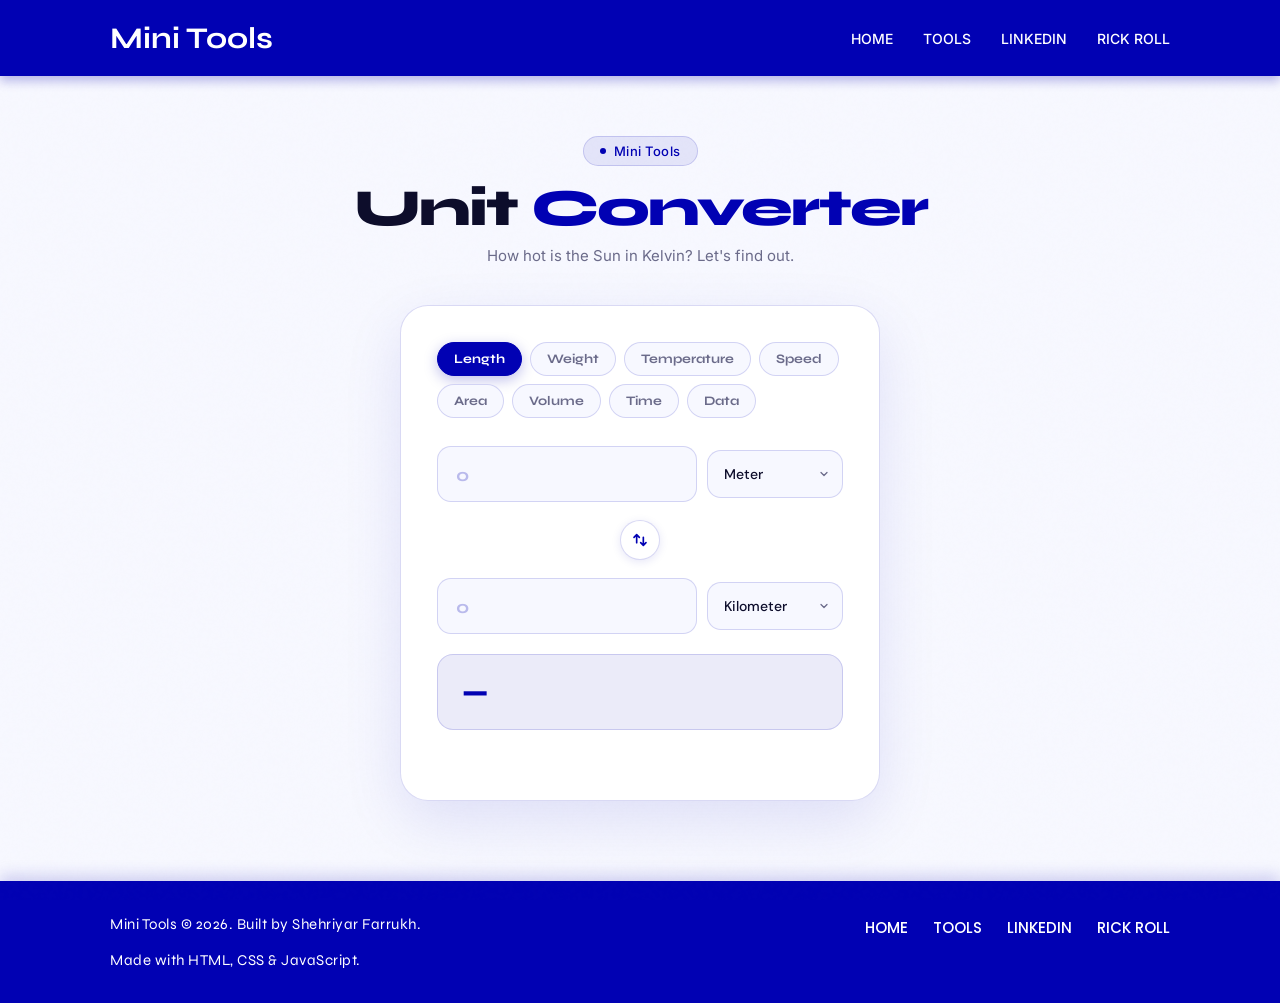
<file: tools/convertor.html>
<!DOCTYPE html>
<html lang="en">
<head>
    <meta charset="UTF-8">
    <title>Unit Converter | Mini Tools</title>
    <link rel="icon" href="https://upload.wikimedia.org/wikipedia/commons/thumb/b/b1/Circle-icons-tools-light_blue.svg/960px-Circle-icons-tools-light_blue.svg.png" type="image/png">
    <link rel="preconnect" href="https://fonts.googleapis.com">
    <link rel="preconnect" href="https://fonts.gstatic.com" crossorigin>
    <link href="https://fonts.googleapis.com/css2?family=Syne:wght@400;700;800&family=DM+Sans:wght@300;400;500&display=swap" rel="stylesheet">
    <meta name="viewport" content="width=device-width, initial-scale=1.0">

    <style>
        *, *::before, *::after { box-sizing: border-box; margin: 0; padding: 0; }

        html { scroll-behavior: smooth; }

        body {
            font-family: 'DM Sans', sans-serif;
            background-color: #f7f8ff;
            color: #0d0d2b;
            overflow-x: hidden;
            min-height: 100vh;
            display: flex;
            flex-direction: column;
        }

        ::selection { background: rgb(1, 1, 179); color: white; }

        body::before {
            content: '';
            position: fixed;
            inset: 0;
            background-image: url("data:image/svg+xml,%3Csvg viewBox='0 0 200 200' xmlns='http://www.w3.org/2000/svg'%3E%3Cfilter id='n'%3E%3CfeTurbulence type='fractalNoise' baseFrequency='0.9' numOctaves='4' stitchTiles='stitch'/%3E%3C/filter%3E%3Crect width='100%25' height='100%25' filter='url(%23n)' opacity='0.03'/%3E%3C/svg%3E");
            pointer-events: none;
            z-index: 0;
            opacity: 0.4;
        }

        .page-wrapper {
            flex: 1;
            position: relative;
            z-index: 1;
            display: flex;
            flex-direction: column;
            align-items: center;
            justify-content: center;
            padding: 60px 20px 80px;
        }

        .page-title-wrap {
            text-align: center;
            margin-bottom: 40px;
            animation: fadeUp 0.5s ease both;
        }
        
        .page-eyebrow {
            display: inline-flex;
            align-items: center;
            gap: 8px;
            background: rgba(1, 1, 179, 0.08);
            border: 1px solid rgba(1, 1, 179, 0.15);
            border-radius: 100px;
            padding: 6px 16px;
            font-size: 13px;
            font-weight: 500;
            color: rgb(1, 1, 179);
            letter-spacing: 0.5px;
            margin-bottom: 16px;
        }
        
        .page-eyebrow span { width: 6px; height: 6px; background: rgb(1, 1, 179); border-radius: 50%; display: inline-block; }
        
        .page-title {
            font-family: 'Syne', sans-serif;
            font-size: clamp(32px, 5vw, 52px);
            font-weight: 800;
            letter-spacing: -2px;
            color: #0d0d2b;
            line-height: 1;
        }
        
        .page-title .accent { color: rgb(1, 1, 179); }
        
        .page-subtitle { font-size: 15px; color: #6b6b8a; margin-top: 12px; }

        .conv-card {
            background: white;
            border: 1px solid rgba(1, 1, 179, 0.15);
            border-radius: 28px;
            padding: 36px;
            width: 100%;
            max-width: 480px;
            box-shadow: 0 20px 60px rgba(1,1,179,0.1);
            animation: fadeUp 0.5s 0.1s ease both;
        }

        .category-tabs {
            display: flex;
            gap: 8px;
            flex-wrap: wrap;
            margin-bottom: 28px;
        }
        
        .tab-btn {
            padding: 8px 16px;
            border-radius: 100px;
            border: 1px solid rgba(1, 1, 179, 0.15);
            background: #f7f8ff;
            color: #6b6b8a;
            font-family: 'Syne', sans-serif;
            font-size: 13px;
            font-weight: 700;
            cursor: pointer;
            transition: 0.2s ease;
        }
        
        .tab-btn:hover { border-color: rgba(1,1,179,0.3); color: rgb(1, 1, 179); }
        
        .tab-btn.active {
            background: rgb(1, 1, 179);
            color: white;
            border-color: rgb(1, 1, 179);
            box-shadow: 0 4px 14px rgba(1, 1, 179, 0.25);
        }

        .conv-row {
            display: flex;
            flex-direction: column;
            gap: 14px;
            margin-bottom: 20px;
        }

        .conv-field {
            display: flex;
            gap: 10px;
            align-items: center;
        }

        .conv-input {
            flex: 1;
            padding: 14px 18px;
            border: 1px solid rgba(1, 1, 179, 0.15);
            border-radius: 14px;
            font-family: 'Syne', sans-serif;
            font-size: 22px;
            font-weight: 700;
            color: #0d0d2b;
            background: #f7f8ff;
            outline: none;
            transition: border-color 0.2s, box-shadow 0.2s;
            width: 100%;
        }
        
        .conv-input:focus {
            border-color: rgb(1, 1, 179);
            box-shadow: 0 0 0 3px rgba(1,1,179,0.1);
            background: white;
        }
        
        .conv-input::placeholder { color: rgba(1,1,179,0.25); font-size: 18px; }

        .conv-select {
            padding: 14px 16px;
            border: 1px solid rgba(1, 1, 179, 0.15);
            border-radius: 14px;
            font-family: 'DM Sans', sans-serif;
            font-size: 14px;
            font-weight: 500;
            color: #0d0d2b;
            background: #f7f8ff;
            outline: none;
            cursor: pointer;
            transition: border-color 0.2s;
            min-width: 130px;
            appearance: none;
            background-image: url("data:image/svg+xml,%3Csvg xmlns='http://www.w3.org/2000/svg' width='12' height='12' viewBox='0 0 24 24' fill='none' stroke='%236b6b8a' stroke-width='2.5' stroke-linecap='round' stroke-linejoin='round'%3E%3Cpath d='M6 9l6 6 6-6'/%3E%3C/svg%3E");
            background-repeat: no-repeat;
            background-position: right 12px center;
            padding-right: 32px;
        }
        
        .conv-select:focus { border-color: rgb(1, 1, 179); }

        .swap-wrap {
            display: flex;
            justify-content: center;
            margin: 4px 0;
        }
        
        .swap-btn {
            width: 40px;
            height: 40px;
            border-radius: 50%;
            border: 1px solid rgba(1, 1, 179, 0.15);
            background: white;
            color: rgb(1, 1, 179);
            cursor: pointer;
            display: flex;
            align-items: center;
            justify-content: center;
            transition: 0.2s ease;
            box-shadow: 0 2px 10px rgba(1,1,179,0.1);
        }
        
        .swap-btn:hover {
            background: rgb(1, 1, 179);
            color: white;
            transform: rotate(180deg);
            box-shadow: 0 4px 14px rgba(1, 1, 179, 0.25);
        }

        .result-box {
            background: rgba(1, 1, 179, 0.08);
            border: 1px solid rgba(1, 1, 179, 0.15);
            border-radius: 16px;
            padding: 20px 24px;
            margin-top: 8px;
            display: flex;
            align-items: center;
            justify-content: space-between;
            gap: 12px;
            min-height: 68px;
        }
        
        .result-text {
            font-family: 'Syne', sans-serif;
            font-size: 28px;
            font-weight: 800;
            color: rgb(1, 1, 179);
            letter-spacing: -0.5px;
            word-break: break-all;
        }
        
        .result-unit {
            font-family: 'DM Sans', sans-serif;
            font-size: 14px;
            color: #6b6b8a;
            white-space: nowrap;
        }

        .formula-hint {
            text-align: center;
            font-size: 13px;
            color: #6b6b8a;
            margin-top: 16px;
            min-height: 18px;
            font-style: italic;
        }

        @media (max-width: 520px) {
            .conv-card { padding: 24px; }
            .conv-field { flex-direction: column; align-items: stretch; }
            .conv-select { min-width: unset; }
            .result-text { font-size: 22px; }
            .category-tabs { gap: 6px; }
            .tab-btn { font-size: 12px; padding: 6px 12px; }
        }

        @keyframes fadeUp {
            from { opacity: 0; transform: translateY(24px); }
            to { opacity: 1; transform: translateY(0); }
        }
    </style>
</head>
<body>

    <div id="header"></div>

    <div class="page-wrapper">

        <div class="page-title-wrap">
            <div class="page-eyebrow"><span></span> Mini Tools</div>
            <h1 class="page-title">Unit <span class="accent">Converter</span></h1>
            <p class="page-subtitle">How hot is the Sun in Kelvin? Let's find out.</p>
        </div>

        <div class="conv-card">

            <div class="category-tabs" id="categoryTabs"></div>

            <div class="conv-row">
                <div class="conv-field">
                    <input class="conv-input" id="fromInput" type="number" placeholder="0" oninput="convert()">
                    <select class="conv-select" id="fromUnit" onchange="convert()"></select>
                </div>

                <div class="swap-wrap">
                    <button class="swap-btn" onclick="swapUnits()" title="Swap units">
                        <svg width="16" height="16" viewBox="0 0 24 24" fill="none" stroke="currentColor" stroke-width="2.5" stroke-linecap="round" stroke-linejoin="round">
                            <path d="M7 16V4m0 0L3 8m4-4l4 4M17 8v12m0 0l4-4m-4 4l-4-4"/>
                        </svg>
                    </button>
                </div>

                <div class="conv-field">
                    <input class="conv-input" id="toInput" type="number" placeholder="0" oninput="convertReverse()">
                    <select class="conv-select" id="toUnit" onchange="convert()"></select>
                </div>
            </div>

            <div class="result-box">
                <span class="result-text" id="resultText">—</span>
                <span class="result-unit" id="resultUnit"></span>
            </div>

            <div class="formula-hint" id="formulaHint"></div>

        </div>

    </div>

    <div id="footer"></div>

<script>
    var categories = {
        Length: {
            units: ['Meter', 'Kilometer', 'Centimeter', 'Millimeter', 'Mile', 'Yard', 'Foot', 'Inch', 'Nautical Mile'],
            toBase: { Meter: 1, Kilometer: 1000, Centimeter: 0.01, Millimeter: 0.001, Mile: 1609.344, Yard: 0.9144, Foot: 0.3048, Inch: 0.0254, 'Nautical Mile': 1852 }
        },
        Weight: {
            units: ['Kilogram', 'Gram', 'Milligram', 'Pound', 'Ounce', 'Ton', 'Stone'],
            toBase: { Kilogram: 1, Gram: 0.001, Milligram: 0.000001, Pound: 0.453592, Ounce: 0.0283495, Ton: 1000, Stone: 6.35029 }
        },
        Temperature: {
            units: ['Celsius', 'Fahrenheit', 'Kelvin'],
            special: true
        },
        Speed: {
            units: ['m/s', 'km/h', 'mph', 'Knot', 'ft/s'],
            toBase: { 'm/s': 1, 'km/h': 0.277778, 'mph': 0.44704, 'Knot': 0.514444, 'ft/s': 0.3048 }
        },
        Area: {
            units: ['m²', 'km²', 'cm²', 'ft²', 'in²', 'Acre', 'Hectare'],
            toBase: { 'm²': 1, 'km²': 1000000, 'cm²': 0.0001, 'ft²': 0.092903, 'in²': 0.00064516, 'Acre': 4046.86, 'Hectare': 10000 }
        },
        Volume: {
            units: ['Liter', 'Milliliter', 'Cubic Meter', 'Gallon (US)', 'Quart', 'Pint', 'Cup', 'Fluid Oz'],
            toBase: { 'Liter': 1, 'Milliliter': 0.001, 'Cubic Meter': 1000, 'Gallon (US)': 3.78541, 'Quart': 0.946353, 'Pint': 0.473176, 'Cup': 0.236588, 'Fluid Oz': 0.0295735 }
        },
        Time: {
            units: ['Second', 'Minute', 'Hour', 'Day', 'Week', 'Month', 'Year'],
            toBase: { Second: 1, Minute: 60, Hour: 3600, Day: 86400, Week: 604800, Month: 2629800, Year: 31557600 }
        },
        Data: {
            units: ['Bit', 'Byte', 'Kilobyte', 'Megabyte', 'Gigabyte', 'Terabyte'],
            toBase: { Bit: 0.125, Byte: 1, Kilobyte: 1024, Megabyte: 1048576, Gigabyte: 1073741824, Terabyte: 1099511627776 }
        }
    };

    var currentCategory = 'Length';

    function buildTabs() {
        var container = document.getElementById('categoryTabs');
        container.innerHTML = '';
        var keys = Object.keys(categories);
        for (var i = 0; i < keys.length; i++) {
            var cat = keys[i];
            var btn = document.createElement('button');
            if (cat === currentCategory) {
                btn.className = 'tab-btn active';
            } else {
                btn.className = 'tab-btn';
            }
            btn.textContent = cat;
            btn.setAttribute('onclick', "selectCategory('" + cat + "')");
            container.appendChild(btn);
        }
    }

    function buildSelects(fromDefault, toDefault) {
        if (fromDefault === undefined) { fromDefault = 0; }
        if (toDefault === undefined) { toDefault = 1; }
        
        var units = categories[currentCategory].units;
        var fromSel = document.getElementById('fromUnit');
        var toSel = document.getElementById('toUnit');
        fromSel.innerHTML = '';
        toSel.innerHTML = '';
        
        for (var i = 0; i < units.length; i++) {
            var u = units[i];
            var fromSelected = '';
            var toSelected = '';
            if (i === fromDefault) { fromSelected = 'selected'; }
            if (i === toDefault) { toSelected = 'selected'; }
            
            fromSel.innerHTML += '<option value="' + u + '" ' + fromSelected + '>' + u + '</option>';
            toSel.innerHTML += '<option value="' + u + '" ' + toSelected + '>' + u + '</option>';
        }
    }

    function selectCategory(cat) {
        currentCategory = cat;
        buildTabs();
        buildSelects();
        document.getElementById('fromInput').value = '';
        document.getElementById('toInput').value = '';
        document.getElementById('resultText').textContent = '—';
        document.getElementById('resultUnit').textContent = '';
        document.getElementById('formulaHint').textContent = '';
    }

    function convertTemp(value, from, to) {
        var celsius;
        if (from === 'Celsius') {
            celsius = value;
        } else if (from === 'Fahrenheit') {
            celsius = (value - 32) * 5 / 9;
        } else if (from === 'Kelvin') {
            celsius = value - 273.15;
        }

        if (to === 'Celsius') { return celsius; }
        if (to === 'Fahrenheit') { return celsius * 9 / 5 + 32; }
        if (to === 'Kelvin') { return celsius + 273.15; }
    }

    function convert() {
        var fromVal = parseFloat(document.getElementById('fromInput').value);
        var fromUnit = document.getElementById('fromUnit').value;
        var toUnit = document.getElementById('toUnit').value;

        if (isNaN(fromVal)) {
            document.getElementById('resultText').textContent = '—';
            document.getElementById('resultUnit').textContent = '';
            document.getElementById('toInput').value = '';
            document.getElementById('formulaHint').textContent = '';
            return;
        }

        var result;
        var cat = categories[currentCategory];

        if (cat.special) {
            result = convertTemp(fromVal, fromUnit, toUnit);
        } else {
            var base = fromVal * cat.toBase[fromUnit];
            result = base / cat.toBase[toUnit];
        }

        var formatted = formatResult(result);
        document.getElementById('toInput').value = formatted;
        document.getElementById('resultText').textContent = formatted;
        document.getElementById('resultUnit').textContent = toUnit;
        document.getElementById('formulaHint').textContent = fromVal + ' ' + fromUnit + ' = ' + formatted + ' ' + toUnit;
    }

    function convertReverse() {
        var toVal = parseFloat(document.getElementById('toInput').value);
        var fromUnit = document.getElementById('fromUnit').value;
        var toUnit = document.getElementById('toUnit').value;

        if (isNaN(toVal)) {
            document.getElementById('fromInput').value = '';
            document.getElementById('resultText').textContent = '—';
            document.getElementById('resultUnit').textContent = '';
            return;
        }

        var result;
        var cat = categories[currentCategory];

        if (cat.special) {
            result = convertTemp(toVal, toUnit, fromUnit);
        } else {
            var base = toVal * cat.toBase[toUnit];
            result = base / cat.toBase[fromUnit];
        }

        var formatted = formatResult(result);
        document.getElementById('fromInput').value = formatted;
        document.getElementById('resultText').textContent = formatResult(toVal);
        document.getElementById('resultUnit').textContent = toUnit;
        document.getElementById('formulaHint').textContent = formatted + ' ' + fromUnit + ' = ' + toVal + ' ' + toUnit;
    }

    function swapUnits() {
        var fromSel = document.getElementById('fromUnit');
        var toSel = document.getElementById('toUnit');
        var fromInput = document.getElementById('fromInput');
        var toInput = document.getElementById('toInput');

        var tmpUnit = fromSel.value;
        fromSel.value = toSel.value;
        toSel.value = tmpUnit;

        var tmpVal = fromInput.value;
        fromInput.value = toInput.value;
        toInput.value = tmpVal;

        convert();
    }

    function formatResult(num) {
        if (Math.abs(num) >= 10000000000 || (Math.abs(num) < 0.0001 && num !== 0)) {
            return num.toExponential(4);
        }
        return parseFloat(num.toFixed(6)).toString();
    }

    buildTabs();
    buildSelects();

    fetch("../header-footer/header.html")
        .then(function(res) {
            return res.text();
        })
        .then(function(data) {
            document.getElementById("header").innerHTML = data;
            var hamburger = document.querySelector(".hamburger");
            var navMenu = document.querySelector(".nav-menu");
            if (hamburger) {
                hamburger.addEventListener("click", function() {
                    hamburger.classList.toggle("active");
                    navMenu.classList.toggle("active");
                });
            }
            var navLinks = document.querySelectorAll(".nav-menu a");
            for (var i = 0; i < navLinks.length; i++) {
                navLinks[i].addEventListener("click", function() {
                    hamburger.classList.remove("active");
                    navMenu.classList.remove("active");
                });
            }
        });

    fetch("../header-footer/footer.html")
        .then(function(res) {
            return res.text();
        })
        .then(function(data) {
            document.getElementById("footer").innerHTML = data;
        });
</script>

</body>
</html>
</file>
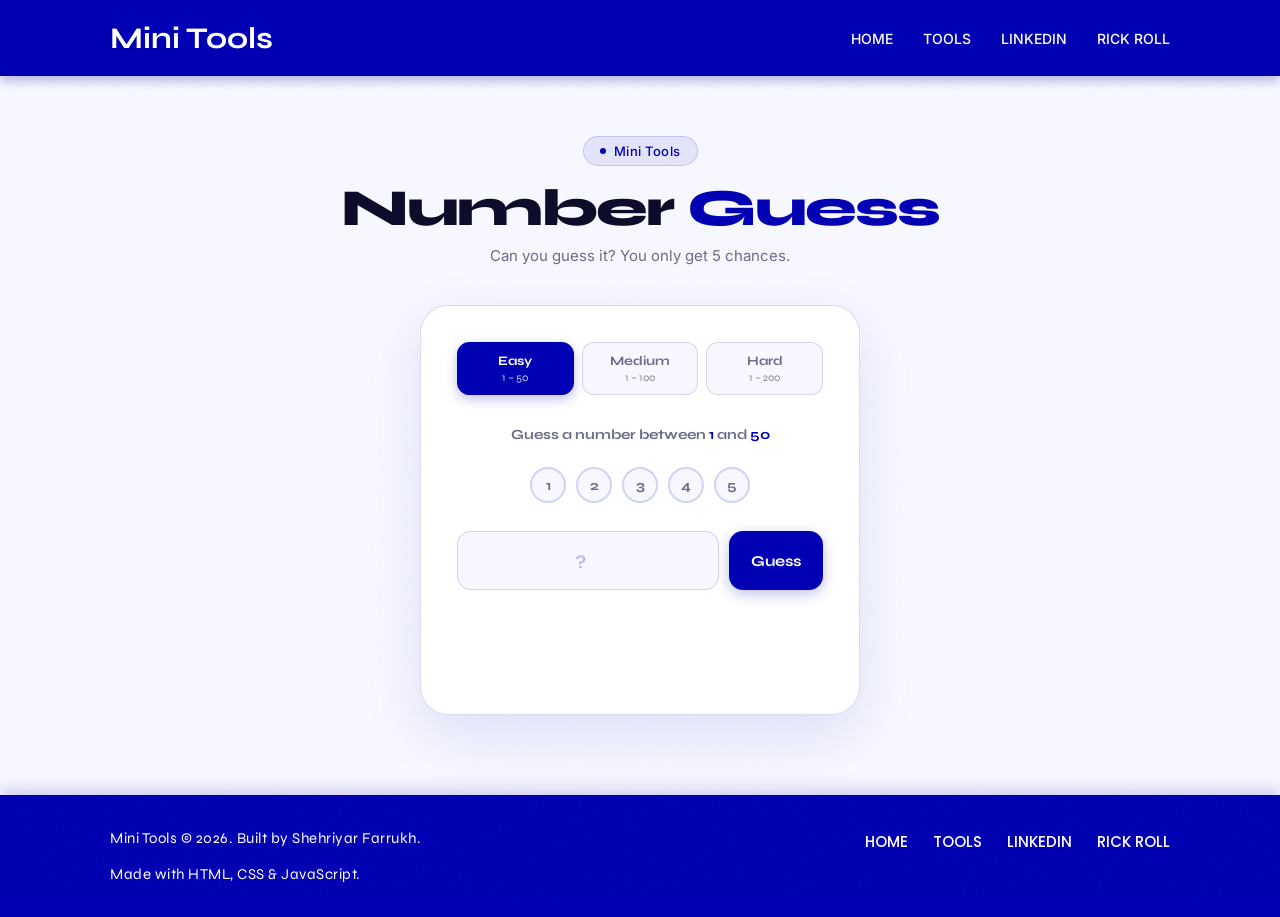
<file: tools/numguess.html>
<!DOCTYPE html>
<html lang="en">
<head>
    <meta charset="UTF-8">
    <title>Number Guess | Mini Tools</title>
    <link rel="icon" href="https://upload.wikimedia.org/wikipedia/commons/thumb/b/b1/Circle-icons-tools-light_blue.svg/960px-Circle-icons-tools-light_blue.svg.png" type="image/png">
    <link rel="preconnect" href="https://fonts.googleapis.com">
    <link rel="preconnect" href="https://fonts.gstatic.com" crossorigin>
    <link href="https://fonts.googleapis.com/css2?family=Syne:wght@400;700;800&family=DM+Sans:wght@300;400;500&display=swap" rel="stylesheet">
    <meta name="viewport" content="width=device-width, initial-scale=1.0">
    <style>
        *, *::before, *::after { box-sizing: border-box; margin: 0; padding: 0; }
        :root {
            --blue: rgb(1, 1, 179);
            --blue-dark: rgb(0, 0, 120);
            --blue-light: rgba(1, 1, 179, 0.08);
            --blue-glow: rgba(1, 1, 179, 0.25);
            --off-white: #f7f8ff;
            --text: #0d0d2b;
            --muted: #6b6b8a;
            --border: rgba(1, 1, 179, 0.15);
        }
        html { scroll-behavior: smooth; }
        body {
            font-family: 'DM Sans', sans-serif;
            background-color: var(--off-white);
            color: var(--text);
            overflow-x: hidden;
            min-height: 100vh;
            display: flex;
            flex-direction: column;
        }
        ::selection { background: var(--blue); color: white; }
        body::before {
            content: '';
            position: fixed; inset: 0;
            background-image: url("data:image/svg+xml,%3Csvg viewBox='0 0 200 200' xmlns='http://www.w3.org/2000/svg'%3E%3Cfilter id='n'%3E%3CfeTurbulence type='fractalNoise' baseFrequency='0.9' numOctaves='4' stitchTiles='stitch'/%3E%3C/filter%3E%3Crect width='100%25' height='100%25' filter='url(%23n)' opacity='0.03'/%3E%3C/svg%3E");
            pointer-events: none; z-index: 0; opacity: 0.4;
        }

        .page-wrapper {
            flex: 1; position: relative; z-index: 1;
            display: flex; flex-direction: column; align-items: center; justify-content: center;
            padding: 60px 20px 80px;
        }

        .page-title-wrap { text-align: center; margin-bottom: 40px; animation: fadeUp 0.5s ease both; }
        .page-eyebrow {
            display: inline-flex; align-items: center; gap: 8px;
            background: var(--blue-light); border: 1px solid var(--border);
            border-radius: 100px; padding: 6px 16px;
            font-size: 13px; font-weight: 500; color: var(--blue); letter-spacing: 0.5px; margin-bottom: 16px;
        }
        .page-eyebrow span { width: 6px; height: 6px; background: var(--blue); border-radius: 50%; display: inline-block; }
        .page-title { font-family: 'Syne', sans-serif; font-size: clamp(32px, 5vw, 52px); font-weight: 800; letter-spacing: -2px; color: var(--text); line-height: 1; }
        .page-title .accent { color: var(--blue); }
        .page-subtitle { font-size: 15px; color: var(--muted); margin-top: 12px; }

        /* Card */
        .card {
            background: white; border: 1px solid var(--border); border-radius: 28px;
            padding: 36px; width: 100%; max-width: 440px;
            box-shadow: 0 20px 60px rgba(1,1,179,0.1); animation: fadeUp 0.5s 0.1s ease both;
        }

        /* Difficulty selector */
        .difficulty-row {
            display: grid; grid-template-columns: repeat(3, 1fr); gap: 8px; margin-bottom: 28px;
        }
        .diff-btn {
            padding: 10px; border-radius: 12px; border: 1px solid var(--border);
            background: var(--off-white); color: var(--muted);
            font-family: 'Syne', sans-serif; font-size: 13px; font-weight: 700;
            cursor: pointer; transition: 0.2s ease; text-align: center;
        }
        .diff-btn:hover { border-color: rgba(1,1,179,0.3); color: var(--blue); }
        .diff-btn.active { background: var(--blue); color: white; border-color: var(--blue); box-shadow: 0 4px 12px var(--blue-glow); }
        .diff-btn span { display: block; font-size: 11px; font-weight: 400; opacity: 0.8; margin-top: 2px; }

        /* Range display */
        .range-display {
            text-align: center;
            margin-bottom: 24px;
        }
        .range-text {
            font-family: 'Syne', sans-serif; font-size: 14px; font-weight: 700;
            color: var(--muted);
        }
        .range-text strong { color: var(--blue); }

        /* Chances bubbles */
        .chances-row {
            display: flex; justify-content: center; gap: 10px; margin-bottom: 28px;
        }
        .chance-bubble {
            width: 36px; height: 36px; border-radius: 50%;
            border: 2px solid var(--border);
            background: var(--off-white);
            display: flex; align-items: center; justify-content: center;
            font-family: 'Syne', sans-serif; font-size: 14px; font-weight: 700;
            color: var(--muted);
            transition: 0.3s ease;
        }
        .chance-bubble.used {
            background: rgba(220,38,38,0.1); border-color: rgba(220,38,38,0.4);
            color: rgb(220,38,38);
        }
        .chance-bubble.win {
            background: rgba(34,197,94,0.15); border-color: #22c55e;
            color: #22c55e;
        }

        /* Input */
        .guess-wrap {
            display: flex; gap: 10px; margin-bottom: 16px;
        }
        .guess-input {
            flex: 1; padding: 14px 18px;
            border: 1px solid var(--border); border-radius: 14px;
            font-family: 'Syne', sans-serif; font-size: 24px; font-weight: 700;
            color: var(--text); background: var(--off-white); outline: none;
            transition: border-color 0.2s, box-shadow 0.2s;
            text-align: center;
        }
        .guess-input:focus { border-color: var(--blue); box-shadow: 0 0 0 3px rgba(1,1,179,0.1); background: white; }
        .guess-input:disabled { opacity: 0.5; cursor: not-allowed; }
        .guess-input::placeholder { color: rgba(1,1,179,0.25); font-size: 18px; }

        .guess-btn {
            padding: 14px 22px;
            background: var(--blue); color: white; border: none;
            border-radius: 14px;
            font-family: 'Syne', sans-serif; font-size: 15px; font-weight: 700;
            cursor: pointer; transition: 0.2s ease;
            box-shadow: 0 4px 14px var(--blue-glow);
        }
        .guess-btn:hover { background: var(--blue-dark); transform: translateY(-1px); }
        .guess-btn:disabled { opacity: 0.5; cursor: not-allowed; transform: none; }

        /* Feedback */
        .feedback {
            min-height: 56px; border-radius: 14px;
            display: flex; align-items: center; justify-content: center;
            font-family: 'Syne', sans-serif; font-size: 15px; font-weight: 700;
            text-align: center; padding: 12px 16px; margin-bottom: 16px;
            transition: all 0.3s ease;
            opacity: 0;
        }
        .feedback.show { opacity: 1; }
        .feedback.higher { background: rgba(59,130,246,0.1); color: rgb(37,99,235); border: 1px solid rgba(59,130,246,0.2); }
        .feedback.lower { background: rgba(249,115,22,0.1); color: rgb(194,65,12); border: 1px solid rgba(249,115,22,0.2); }
        .feedback.win { background: rgba(34,197,94,0.12); color: #15803d; border: 1px solid rgba(34,197,94,0.3); }
        .feedback.lose { background: rgba(220,38,38,0.08); color: rgb(185,28,28); border: 1px solid rgba(220,38,38,0.2); }

        /* History */
        .history-wrap { margin-bottom: 20px; }
        .history-label {
            font-family: 'Syne', sans-serif; font-size: 12px; font-weight: 700;
            color: var(--muted); letter-spacing: 1px; text-transform: uppercase; margin-bottom: 8px;
        }
        .history-pills { display: flex; flex-wrap: wrap; gap: 6px; }
        .history-pills span {
            padding: 4px 12px; border-radius: 100px;
            font-family: 'Syne', sans-serif; font-size: 13px; font-weight: 700;
            border: 1px solid var(--border);
        }
        .history-pills .high { background: rgba(249,115,22,0.1); color: rgb(194,65,12); border-color: rgba(249,115,22,0.2); }
        .history-pills .low { background: rgba(59,130,246,0.1); color: rgb(37,99,235); border-color: rgba(59,130,246,0.2); }
        .history-pills .win { background: rgba(34,197,94,0.15); color: #22c55e; border-color: #22c55e40; }

        /* Play again */
        .play-again-btn {
            width: 100%; padding: 14px;
            background: var(--off-white); color: var(--blue);
            border: 1px solid var(--border); border-radius: 14px;
            font-family: 'Syne', sans-serif; font-size: 15px; font-weight: 700;
            cursor: pointer; transition: 0.2s ease; display: none;
        }
        .play-again-btn:hover { background: var(--blue-light); border-color: rgba(1,179,0.3); }
        .play-again-btn.show { display: block; }

        @keyframes fadeUp { from { opacity: 0; transform: translateY(24px); } to { opacity: 1; transform: translateY(0); } }
        @keyframes shake {
            0%, 100% { transform: translateX(0); }
            20%, 60% { transform: translateX(-6px); }
            40%, 80% { transform: translateX(6px); }
        }
        .shake { animation: shake 0.4s ease; }
    </style>
</head>
<body>

    <div id="header"></div>

    <div class="page-wrapper">
        <div class="page-title-wrap">
            <div class="page-eyebrow"><span></span> Mini Tools</div>
            <h1 class="page-title">Number <span class="accent">Guess</span></h1>
            <p class="page-subtitle">Can you guess it? You only get 5 chances.</p>
        </div>

        <div class="card">
            <div class="difficulty-row">
                <button class="diff-btn active" id="diff-easy" onclick="setDifficulty('easy')">Easy<span>1 – 50</span></button>
                <button class="diff-btn" id="diff-medium" onclick="setDifficulty('medium')">Medium<span>1 – 100</span></button>
                <button class="diff-btn" id="diff-hard" onclick="setDifficulty('hard')">Hard<span>1 – 200</span></button>
            </div>

            <div class="range-display">
                <span class="range-text">Guess a number between <strong id="rangeMin">1</strong> and <strong id="rangeMax">50</strong></span>
            </div>

            <div class="chances-row" id="chancesRow"></div>

            <div class="guess-wrap">
                <input class="guess-input" type="number" id="guessInput" placeholder="?" min="1">
                <button class="guess-btn" id="guessBtn" onclick="makeGuess()">Guess</button>
            </div>

            <div class="feedback" id="feedback"></div>

            <div class="history-wrap" id="historyWrap" style="display:none;">
                <div class="history-label">Your Guesses</div>
                <div class="history-pills" id="historyPills"></div>
            </div>

            <button class="play-again-btn" id="playAgainBtn" onclick="newGame()">Play Again →</button>
        </div>
    </div>

    <div id="footer"></div>

<script>
    const difficulties = {
        easy:   { min: 1, max: 50,   chances: 5 },
        medium: { min: 1, max: 100,  chances: 5 },
        hard:   { min: 1, max: 200,  chances: 5 }
    };

    let currentDiff = 'easy';
    let secretNumber = 0;
    let chancesLeft = 5;
    let totalChances = 5;
    let guessHistory = [];
    let gameOver = false;

    function setDifficulty(diff) {
        currentDiff = diff;
        
        let buttons = document.querySelectorAll('.diff-btn');
        for (let i = 0; i < buttons.length; i++) {
            buttons[i].classList.remove('active');
        }
        
        document.getElementById('diff-' + diff).classList.add('active');
        newGame();
    }

    function newGame() {
        let cfg = difficulties[currentDiff];
        secretNumber = Math.floor(Math.random() * (cfg.max - cfg.min + 1)) + cfg.min;
        chancesLeft = cfg.chances;
        totalChances = cfg.chances;
        guessHistory = [];
        gameOver = false;

        document.getElementById('rangeMin').textContent = cfg.min;
        document.getElementById('rangeMax').textContent = cfg.max;
        document.getElementById('guessInput').value = '';
        document.getElementById('guessInput').min = cfg.min;
        document.getElementById('guessInput').max = cfg.max;
        document.getElementById('guessInput').disabled = false;
        document.getElementById('guessBtn').disabled = false;
        document.getElementById('historyWrap').style.display = 'none';
        document.getElementById('historyPills').innerHTML = '';
        document.getElementById('playAgainBtn').classList.remove('show');

        let feedback = document.getElementById('feedback');
        feedback.className = 'feedback';
        feedback.textContent = '';

        buildChances();
    }

    function buildChances() {
        let row = document.getElementById('chancesRow');
        row.innerHTML = '';
        for (let i = 0; i < totalChances; i++) {
            let bubble = document.createElement('div');
            bubble.className = 'chance-bubble';
            bubble.id = 'bubble-' + i;
            bubble.textContent = i + 1;
            row.appendChild(bubble);
        }
    }

    function makeGuess() {
        if (gameOver === true) {
            return;
        }
        
        let input = document.getElementById('guessInput');
        let val = parseInt(input.value);
        let cfg = difficulties[currentDiff];

        if (isNaN(val) || val < cfg.min || val > cfg.max) {
            input.classList.add('shake');
            setTimeout(function() { 
                input.classList.remove('shake'); 
            }, 400);
            showFeedback("Enter a number between " + cfg.min + " and " + cfg.max, 'higher');
            return;
        }

        guessHistory.push(val);
        let usedIndex = totalChances - chancesLeft;
        chancesLeft--;

        // Update bubble status
        let bubble = document.getElementById('bubble-' + usedIndex);
        if (bubble) {
            bubble.textContent = val;
            if (val === secretNumber) {
                bubble.classList.add('win');
            } else {
                bubble.classList.add('used');
            }
        }

        // Show history display
        document.getElementById('historyWrap').style.display = 'block';
        let pill = document.createElement('span');
        
        let pillType = '';
        let pillSymbol = '';
        if (val > secretNumber) {
            pillType = 'high';
            pillSymbol = ' ↑';
        } else if (val < secretNumber) {
            pillType = 'low';
            pillSymbol = ' ↓';
        } else {
            pillType = 'win';
            pillSymbol = ' ✓';
        }
        
        pill.className = pillType;
        pill.textContent = val + pillSymbol;
        document.getElementById('historyPills').appendChild(pill);

        // Win / Loss logic parsing
        if (val === secretNumber) {
            let suffix = '';
            if (guessHistory.length > 1) {
                suffix = 'es';
            }
            showFeedback("🎉 Yes! The number was " + secretNumber + "! You got it in " + guessHistory.length + " guess" + suffix + "!", 'win');
            endGame();
        } else if (chancesLeft === 0) {
            showFeedback("💀 Out of chances! The number was " + secretNumber + ".", 'lose');
            endGame();
        } else {
            let hint = '';
            let feedbackType = '';
            if (val < secretNumber) {
                hint = '📈 Too low! Go higher.';
                feedbackType = 'higher';
            } else {
                hint = '📉 Too high! Go lower.';
                feedbackType = 'lower';
            }
            
            let chanceWord = 'chances';
            if (chancesLeft === 1) {
                chanceWord = 'chance';
            }
            
            showFeedback(hint + " — " + chancesLeft + " " + chanceWord + " left.", feedbackType);
        }

        input.value = '';
        input.focus();
    }

    function showFeedback(msg, type) {
        let el = document.getElementById('feedback');
        el.className = 'feedback ' + type + ' show';
        el.textContent = msg;
    }

    function endGame() {
        gameOver = true;
        document.getElementById('guessInput').disabled = true;
        document.getElementById('guessBtn').disabled = true;
        document.getElementById('playAgainBtn').classList.add('show');
    }

    // Keydown processing
    document.addEventListener('keydown', function(e) {
        if (e.key === 'Enter') {
            if (gameOver === false) {
                makeGuess();
            }
        }
    });

    newGame();

    // Template inclusion systems
    fetch("../header-footer/header.html")
        .then(function(res) { 
            return res.text(); 
        })
        .then(function(data) {
            document.getElementById("header").innerHTML = data;
            let hamburger = document.querySelector(".hamburger");
            let navMenu = document.querySelector(".nav-menu");
            if (hamburger) {
                hamburger.addEventListener("click", function() { 
                    hamburger.classList.toggle("active"); 
                    navMenu.classList.toggle("active"); 
                });
            }
            
            let navLinks = document.querySelectorAll(".nav-menu a");
            for (let i = 0; i < navLinks.length; i++) {
                navLinks[i].addEventListener("click", function() {
                    hamburger.classList.remove("active");
                    navMenu.classList.remove("active");
                });
            }
        });

    fetch("../header-footer/footer.html")
        .then(function(res) { 
            return res.text(); 
        })
        .then(function(data) { 
            document.getElementById("footer").innerHTML = data; 
        });
</script>
</body>
</html>
</file>
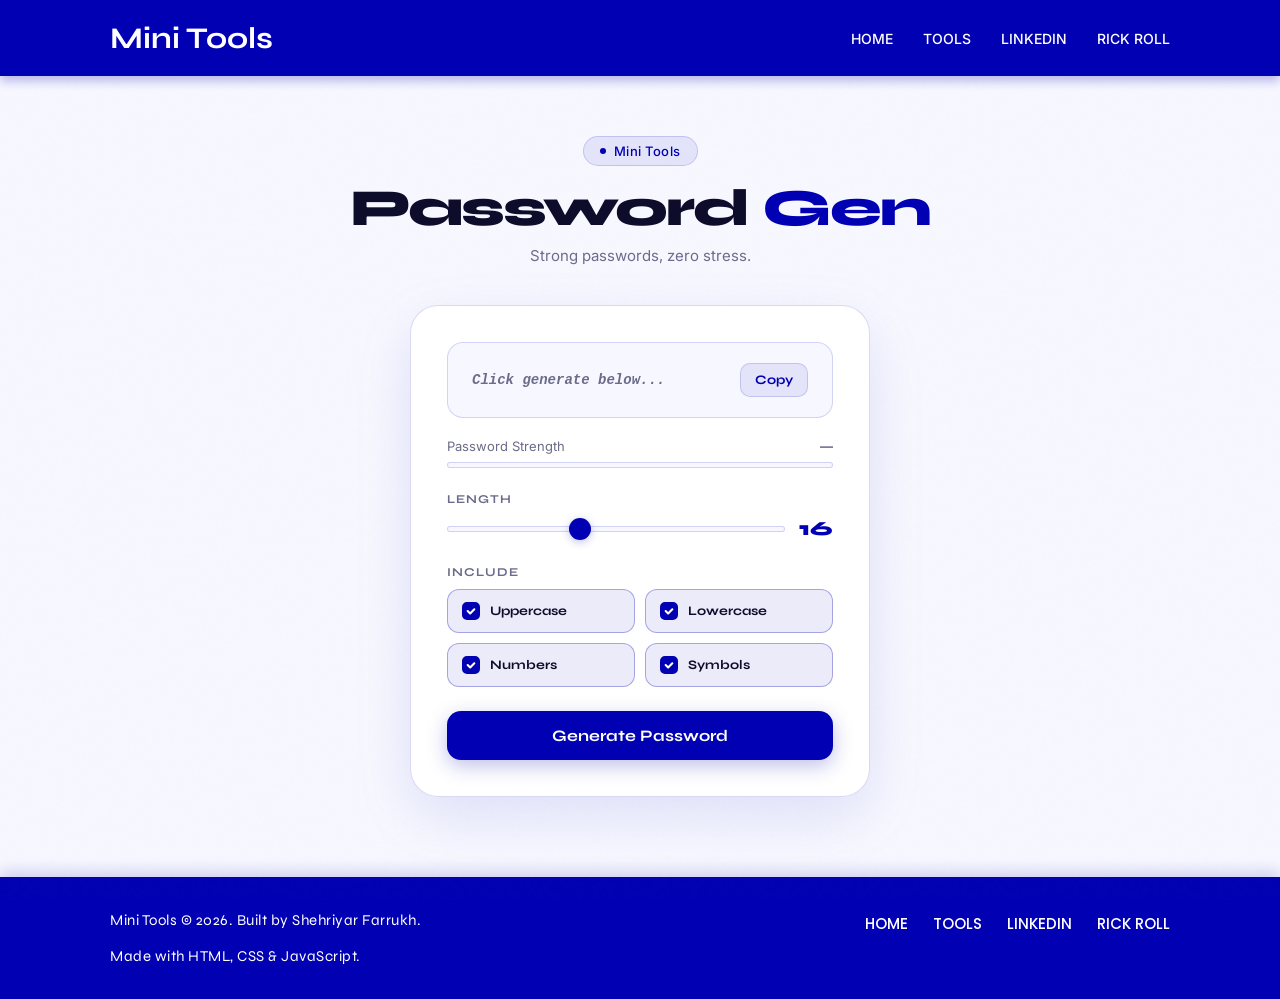
<file: tools/passgen.html>
<!DOCTYPE html>
<html lang="en">
<head>
    <meta charset="UTF-8">
    <title>Password Generator | Mini Tools</title>
    <link rel="icon" href="https://upload.wikimedia.org/wikipedia/commons/thumb/b/b1/Circle-icons-tools-light_blue.svg/960px-Circle-icons-tools-light_blue.svg.png" type="image/png">
    <link rel="preconnect" href="https://fonts.googleapis.com">
    <link rel="preconnect" href="https://fonts.gstatic.com" crossorigin>
    <link href="https://fonts.googleapis.com/css2?family=Syne:wght@400;700;800&family=DM+Sans:wght@300;400;500&display=swap" rel="stylesheet">
    <meta name="viewport" content="width=device-width, initial-scale=1.0">
    <style>
        *, *::before, *::after { box-sizing: border-box; margin: 0; padding: 0; }
        :root {
            --blue: rgb(1, 1, 179);
            --blue-dark: rgb(0, 0, 120);
            --blue-light: rgba(1, 1, 179, 0.08);
            --blue-glow: rgba(1, 1, 179, 0.25);
            --off-white: #f7f8ff;
            --text: #0d0d2b;
            --muted: #6b6b8a;
            --border: rgba(1, 1, 179, 0.15);
        }
        html { scroll-behavior: smooth; }
        body {
            font-family: 'DM Sans', sans-serif;
            background-color: var(--off-white);
            color: var(--text);
            overflow-x: hidden;
            min-height: 100vh;
            display: flex;
            flex-direction: column;
        }
        ::selection { background: var(--blue); color: white; }
        body::before {
            content: '';
            position: fixed;
            inset: 0;
            background-image: url("data:image/svg+xml,%3Csvg viewBox='0 0 200 200' xmlns='http://www.w3.org/2000/svg'%3E%3Cfilter id='n'%3E%3CfeTurbulence type='fractalNoise' baseFrequency='0.9' numOctaves='4' stitchTiles='stitch'/%3E%3C/filter%3E%3Crect width='100%25' height='100%25' filter='url(%23n)' opacity='0.03'/%3E%3C/svg%3E");
            pointer-events: none;
            z-index: 0;
            opacity: 0.4;
        }
        .page-wrapper {
            flex: 1;
            position: relative;
            z-index: 1;
            display: flex;
            flex-direction: column;
            align-items: center;
            justify-content: center;
            padding: 60px 20px 80px;
        }
        .page-title-wrap {
            text-align: center;
            margin-bottom: 40px;
            animation: fadeUp 0.5s ease both;
        }
        .page-eyebrow {
            display: inline-flex;
            align-items: center;
            gap: 8px;
            background: var(--blue-light);
            border: 1px solid var(--border);
            border-radius: 100px;
            padding: 6px 16px;
            font-size: 13px;
            font-weight: 500;
            color: var(--blue);
            letter-spacing: 0.5px;
            margin-bottom: 16px;
        }
        .page-eyebrow span { width: 6px; height: 6px; background: var(--blue); border-radius: 50%; display: inline-block; }
        .page-title {
            font-family: 'Syne', sans-serif;
            font-size: clamp(32px, 5vw, 52px);
            font-weight: 800;
            letter-spacing: -2px;
            color: var(--text);
            line-height: 1;
        }
        .page-title .accent { color: var(--blue); }
        .page-subtitle { font-size: 15px; color: var(--muted); margin-top: 12px; }

        .card {
            background: white;
            border: 1px solid var(--border);
            border-radius: 28px;
            padding: 36px;
            width: 100%;
            max-width: 460px;
            box-shadow: 0 20px 60px rgba(1,1,179,0.1);
            animation: fadeUp 0.5s 0.1s ease both;
        }

        .pass-display {
            background: var(--off-white);
            border: 1px solid var(--border);
            border-radius: 16px;
            padding: 20px 24px;
            margin-bottom: 20px;
            display: flex;
            align-items: center;
            justify-content: space-between;
            gap: 12px;
            min-height: 70px;
        }
        .pass-text {
            font-family: 'DM Mono', 'Courier New', monospace;
            font-size: 18px;
            font-weight: 600;
            color: var(--text);
            word-break: break-all;
            flex: 1;
            letter-spacing: 1px;
        }
        .pass-text.placeholder { color: var(--muted); font-style: italic; font-size: 14px; letter-spacing: 0; }
        .copy-btn {
            background: var(--blue-light);
            border: 1px solid var(--border);
            border-radius: 10px;
            padding: 8px 14px;
            font-family: 'Syne', sans-serif;
            font-size: 13px;
            font-weight: 700;
            color: var(--blue);
            cursor: pointer;
            transition: 0.2s ease;
            white-space: nowrap;
            flex-shrink: 0;
        }
        .copy-btn:hover { background: var(--blue); color: white; }
        .copy-btn.copied { background: #22c55e; color: white; border-color: #22c55e; }

        .strength-wrap { margin-bottom: 24px; }
        .strength-label {
            display: flex;
            justify-content: space-between;
            font-size: 13px;
            color: var(--muted);
            margin-bottom: 8px;
        }
        .strength-label span { font-weight: 700; }
        .strength-bar {
            height: 6px;
            background: var(--off-white);
            border-radius: 100px;
            overflow: hidden;
            border: 1px solid var(--border);
        }
        .strength-fill {
            height: 100%;
            border-radius: 100px;
            transition: width 0.4s ease, background 0.4s ease;
            width: 0%;
        }

        .field-label {
            font-family: 'Syne', sans-serif;
            font-size: 12px;
            font-weight: 700;
            color: var(--muted);
            letter-spacing: 1px;
            text-transform: uppercase;
            margin-bottom: 10px;
            display: block;
        }

        .slider-row {
            display: flex;
            align-items: center;
            gap: 14px;
            margin-bottom: 24px;
        }
        .length-slider {
            flex: 1;
            -webkit-appearance: none;
            height: 6px;
            border-radius: 100px;
            background: var(--off-white);
            border: 1px solid var(--border);
            outline: none;
        }
        .length-slider::-webkit-slider-thumb {
            -webkit-appearance: none;
            width: 22px;
            height: 22px;
            border-radius: 50%;
            background: var(--blue);
            cursor: pointer;
            box-shadow: 0 2px 8px var(--blue-glow);
        }
        .length-value {
            font-family: 'Syne', sans-serif;
            font-size: 20px;
            font-weight: 800;
            color: var(--blue);
            min-width: 32px;
            text-align: center;
        }

        .options-grid {
            display: grid;
            grid-template-columns: 1fr 1fr;
            gap: 10px;
            margin-bottom: 24px;
        }
        .option-toggle {
            display: flex;
            align-items: center;
            gap: 10px;
            background: var(--off-white);
            border: 1px solid var(--border);
            border-radius: 12px;
            padding: 12px 14px;
            cursor: pointer;
            transition: 0.2s ease;
            user-select: none;
        }
        .option-toggle:hover { border-color: rgba(1,1,179,0.3); }
        .option-toggle.checked {
            background: var(--blue-light);
            border-color: rgba(1,1,179,0.3);
        }
        .option-toggle input { display: none; }
        .toggle-dot {
            width: 18px;
            height: 18px;
            border-radius: 5px;
            border: 2px solid var(--border);
            background: white;
            flex-shrink: 0;
            display: flex;
            align-items: center;
            justify-content: center;
            transition: 0.2s;
        }
        .option-toggle.checked .toggle-dot {
            background: var(--blue);
            border-color: var(--blue);
        }
        .toggle-dot svg { display: none; }
        .option-toggle.checked .toggle-dot svg { display: block; }
        .option-label {
            font-family: 'Syne', sans-serif;
            font-size: 13px;
            font-weight: 700;
            color: var(--text);
        }

        .gen-btn {
            width: 100%;
            padding: 15px;
            background: var(--blue);
            color: white;
            border: none;
            border-radius: 14px;
            font-family: 'Syne', sans-serif;
            font-size: 16px;
            font-weight: 700;
            cursor: pointer;
            transition: 0.2s ease;
            box-shadow: 0 6px 20px var(--blue-glow);
        }
        .gen-btn:hover { background: var(--blue-dark); transform: translateY(-2px); box-shadow: 0 10px 28px var(--blue-glow); }
        .gen-btn:active { transform: translateY(0); }

        @keyframes fadeUp {
            from { opacity: 0; transform: translateY(24px); }
            to { opacity: 1; transform: translateY(0); }
        }
    </style>
</head>
<body>

    <div id="header"></div>

    <div class="page-wrapper">
        <div class="page-title-wrap">
            <div class="page-eyebrow"><span></span> Mini Tools</div>
            <h1 class="page-title">Password <span class="accent">Gen</span></h1>
            <p class="page-subtitle">Strong passwords, zero stress.</p>
        </div>

        <div class="card">
            <div class="pass-display">
                <span class="pass-text placeholder" id="passText">Click generate below...</span>
                <button class="copy-btn" id="copyBtn" onclick="copyPassword()">Copy</button>
            </div>

            <div class="strength-wrap">
                <div class="strength-label">
                    Password Strength <span id="strengthLabel">—</span>
                </div>
                <div class="strength-bar">
                    <div class="strength-fill" id="strengthFill"></div>
                </div>
            </div>

            <label class="field-label">Length</label>
            <div class="slider-row">
                <input class="length-slider" type="range" id="lengthSlider" min="6" max="32" value="16" oninput="updateLength()">
                <span class="length-value" id="lengthValue">16</span>
            </div>

            <label class="field-label">Include</label>
            <div class="options-grid">
                <label class="option-toggle checked" id="tog-upper" onclick="toggleOption('tog-upper', 'inclUpper')">
                    <input type="checkbox" id="inclUpper" checked>
                    <div class="toggle-dot"><svg width="10" height="10" viewBox="0 0 12 12" fill="none" stroke="white" stroke-width="2.5" stroke-linecap="round" stroke-linejoin="round"><path d="M2 6l3 3 5-5"/></svg></div>
                    <span class="option-label">Uppercase</span>
                </label>
                <label class="option-toggle checked" id="tog-lower" onclick="toggleOption('tog-lower', 'inclLower')">
                    <input type="checkbox" id="inclLower" checked>
                    <div class="toggle-dot"><svg width="10" height="10" viewBox="0 0 12 12" fill="none" stroke="white" stroke-width="2.5" stroke-linecap="round" stroke-linejoin="round"><path d="M2 6l3 3 5-5"/></svg></div>
                    <span class="option-label">Lowercase</span>
                </label>
                <label class="option-toggle checked" id="tog-numbers" onclick="toggleOption('tog-numbers', 'inclNumbers')">
                    <input type="checkbox" id="inclNumbers" checked>
                    <div class="toggle-dot"><svg width="10" height="10" viewBox="0 0 12 12" fill="none" stroke="white" stroke-width="2.5" stroke-linecap="round" stroke-linejoin="round"><path d="M2 6l3 3 5-5"/></svg></div>
                    <span class="option-label">Numbers</span>
                </label>
                <label class="option-toggle checked" id="tog-symbols" onclick="toggleOption('tog-symbols', 'inclSymbols')">
                    <input type="checkbox" id="inclSymbols" checked>
                    <div class="toggle-dot"><svg width="10" height="10" viewBox="0 0 12 12" fill="none" stroke="white" stroke-width="2.5" stroke-linecap="round" stroke-linejoin="round"><path d="M2 6l3 3 5-5"/></svg></div>
                    <span class="option-label">Symbols</span>
                </label>
            </div>

            <button class="gen-btn" onclick="generatePassword()">Generate Password</button>
        </div>
    </div>

    <div id="footer"></div>

<script>
    function toggleOption(labelId, checkboxId) {
        var label = document.getElementById(labelId);
        var cb = document.getElementById(checkboxId);
        
        if (cb.checked == true) {
            cb.checked = false;
            label.classList.remove('checked');
        } else {
            cb.checked = true;
            label.classList.add('checked');
        }
        generatePassword();
    }

    function updateLength() {
        var slider = document.getElementById('lengthSlider');
        document.getElementById('lengthValue').textContent = slider.value;
        generatePassword();
    }

    function generatePassword() {
        var upper = 'ABCDEFGHIJKLMNOPQRSTUVWXYZ';
        var lower = 'abcdefghijklmnopqrstuvwxyz';
        var numbers = '0123456789';
        var symbols = '!@#$%^&*()_+-=[]{}|;:,.<>?';

        var charset = '';

        if (document.getElementById('inclUpper').checked) {
            charset = charset + upper;
        }
        if (document.getElementById('inclLower').checked) {
            charset = charset + lower;
        }
        if (document.getElementById('inclNumbers').checked) {
            charset = charset + numbers;
        }
        if (document.getElementById('inclSymbols').checked) {
            charset = charset + symbols;
        }

        if (charset == '') {
            document.getElementById('passText').textContent = 'Select at least one option!';
            document.getElementById('passText').className = 'pass-text placeholder';
            return;
        }

        var length = parseInt(document.getElementById('lengthSlider').value);
        var password = '';

        for (var i = 0; i < length; i++) {
            var randomIndex = Math.floor(Math.random() * charset.length);
            password = password + charset[randomIndex];
        }

        var el = document.getElementById('passText');
        el.textContent = password;
        el.className = 'pass-text';

        updateStrength(password);

        var copyBtn = document.getElementById('copyBtn');
        copyBtn.textContent = 'Copy';
        copyBtn.classList.remove('copied');
    }

    function updateStrength(pw) {
        var score = 0;
        
        if (pw.length >= 8) { score = score + 1; }
        if (pw.length >= 12) { score = score + 1; }
        if (pw.length >= 16) { score = score + 1; }

        var hasUpper = false;
        var hasLower = false;
        var hasNumber = false;
        var hasSymbol = false;

        var upper = 'ABCDEFGHIJKLMNOPQRSTUVWXYZ';
        var lower = 'abcdefghijklmnopqrstuvwxyz';
        var numbers = '0123456789';

        for (var i = 0; i < pw.length; i++) {
            var char = pw[i];
            if (upper.indexOf(char) !== -1) { hasUpper = true; }
            else if (lower.indexOf(char) !== -1) { hasLower = true; }
            else if (numbers.indexOf(char) !== -1) { hasNumber = true; }
            else { hasSymbol = true; }
        }

        if (hasUpper == true) { score = score + 1; }
        if (hasLower == true) { score = score + 1; }
        if (hasNumber == true) { score = score + 1; }
        if (hasSymbol == true) { score = score + 1; }

        var fill = document.getElementById('strengthFill');
        var label = document.getElementById('strengthLabel');

        if (score <= 2) {
            fill.style.width = '25%';
            fill.style.background = '#ef4444';
            label.textContent = 'Weak';
        } else if (score <= 4) {
            fill.style.width = '50%';
            fill.style.background = '#f97316';
            label.textContent = 'Fair';
        } else if (score <= 5) {
            fill.style.width = '75%';
            fill.style.background = '#eab308';
            label.textContent = 'Good';
        } else {
            fill.style.width = '100%';
            fill.style.background = '#22c55e';
            label.textContent = 'Strong';
        }
    }

    function copyPassword() {
        var text = document.getElementById('passText').textContent;
        if (text == '' || text == 'Click generate below...' || text == 'Select at least one option!') {
            return;
        }
        
        navigator.clipboard.writeText(text).then(function() {
            var btn = document.getElementById('copyBtn');
            btn.textContent = 'Copied!';
            btn.classList.add('copied');
            setTimeout(function() {
                btn.textContent = 'Copy';
                btn.classList.remove('copied');
            }, 2000);
        });
    }

    fetch("../header-footer/header.html")
        .then(function(res) { return res.text(); })
        .then(function(data) {
            document.getElementById("header").innerHTML = data;
            var hamburger = document.querySelector(".hamburger");
            var navMenu = document.querySelector(".nav-menu");
            if (hamburger) {
                hamburger.addEventListener("click", function() {
                    hamburger.classList.toggle("active");
                    navMenu.classList.toggle("active");
                });
            }
            
            var navLinks = document.querySelectorAll(".nav-menu a");
            for (var i = 0; i < navLinks.length; i++) {
                navLinks[i].addEventListener("click", function() {
                    if (hamburger) {
                        hamburger.classList.remove("active");
                        navMenu.classList.remove("active");
                    }
                });
            }
        });

    fetch("../header-footer/footer.html")
        .then(function(res) { return res.text(); })
        .then(function(data) {
            document.getElementById("footer").innerHTML = data;
        });
</script>
</body>
</html>
</file>
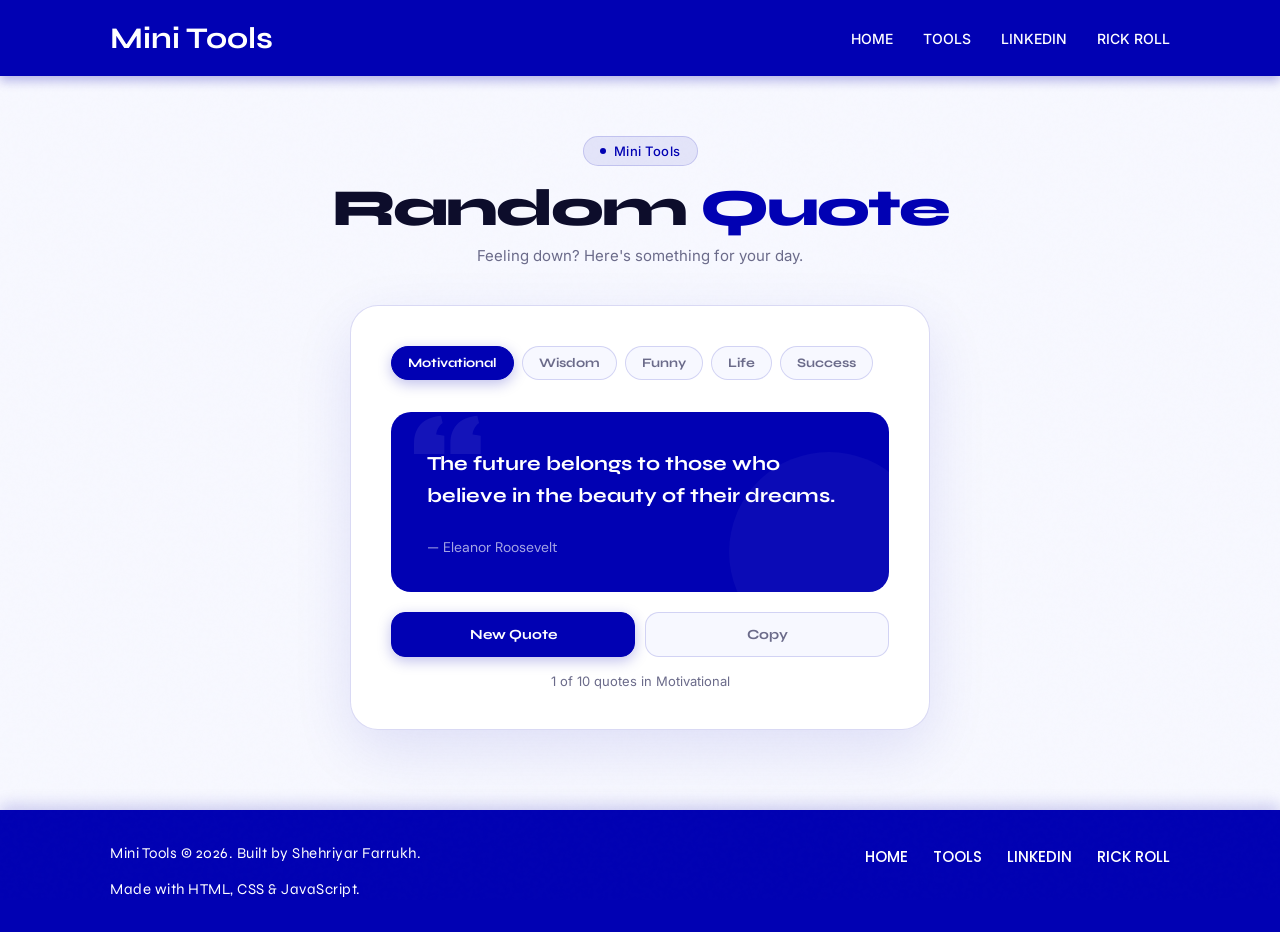
<file: tools/quote.html>
<!DOCTYPE html>
<html lang="en">
<head>
    <meta charset="UTF-8">
    <title>Random Quote | Mini Tools</title>
    <link rel="icon" href="https://upload.wikimedia.org/wikipedia/commons/thumb/b/b1/Circle-icons-tools-light_blue.svg/960px-Circle-icons-tools-light_blue.svg.png" type="image/png">
    <link rel="preconnect" href="https://fonts.googleapis.com">
    <link rel="preconnect" href="https://fonts.gstatic.com" crossorigin>
    <link href="https://fonts.googleapis.com/css2?family=Syne:wght@400;700;800&family=DM+Sans:wght@300;400;500&display=swap" rel="stylesheet">
    <meta name="viewport" content="width=device-width, initial-scale=1.0">
    <style>
        *, *::before, *::after { box-sizing: border-box; margin: 0; padding: 0; }
        :root {
            --blue: rgb(1, 1, 179);
            --blue-dark: rgb(0, 0, 120);
            --blue-light: rgba(1, 1, 179, 0.08);
            --blue-glow: rgba(1, 1, 179, 0.25);
            --off-white: #f7f8ff;
            --text: #0d0d2b;
            --muted: #6b6b8a;
            --border: rgba(1, 1, 179, 0.15);
        }
        html { scroll-behavior: smooth; }
        body {
            font-family: 'DM Sans', sans-serif;
            background-color: var(--off-white);
            color: var(--text);
            overflow-x: hidden;
            min-height: 100vh;
            display: flex;
            flex-direction: column;
        }
        ::selection { background: var(--blue); color: white; }
        body::before {
            content: '';
            position: fixed; inset: 0;
            background-image: url("data:image/svg+xml,%3Csvg viewBox='0 0 200 200' xmlns='http://www.w3.org/2000/svg'%3E%3Cfilter id='n'%3E%3CfeTurbulence type='fractalNoise' baseFrequency='0.9' numOctaves='4' stitchTiles='stitch'/%3E%3C/filter%3E%3Crect width='100%25' height='100%25' filter='url(%23n)' opacity='0.03'/%3E%3C/svg%3E");
            pointer-events: none; z-index: 0; opacity: 0.4;
        }

        .page-wrapper {
            flex: 1; position: relative; z-index: 1;
            display: flex; flex-direction: column; align-items: center; justify-content: center;
            padding: 60px 20px 80px;
        }

        .page-title-wrap { text-align: center; margin-bottom: 40px; animation: fadeUp 0.5s ease both; }
        .page-eyebrow {
            display: inline-flex; align-items: center; gap: 8px;
            background: var(--blue-light); border: 1px solid var(--border);
            border-radius: 100px; padding: 6px 16px;
            font-size: 13px; font-weight: 500; color: var(--blue); letter-spacing: 0.5px; margin-bottom: 16px;
        }
        .page-eyebrow span { width: 6px; height: 6px; background: var(--blue); border-radius: 50%; display: inline-block; }
        .page-title { font-family: 'Syne', sans-serif; font-size: clamp(32px, 5vw, 52px); font-weight: 800; letter-spacing: -2px; color: var(--text); line-height: 1; }
        .page-title .accent { color: var(--blue); }
        .page-subtitle { font-size: 15px; color: var(--muted); margin-top: 12px; }

        /* Card */
        .card {
            background: white; border: 1px solid var(--border); border-radius: 28px;
            padding: 40px; width: 100%; max-width: 580px;
            box-shadow: 0 20px 60px rgba(1,1,179,0.1); animation: fadeUp 0.5s 0.1s ease both;
        }

        /* Category tabs */
        .category-tabs {
            display: flex; gap: 8px; flex-wrap: wrap; margin-bottom: 32px;
        }
        .tab-btn {
            padding: 8px 16px; border-radius: 100px;
            border: 1px solid var(--border); background: var(--off-white);
            color: var(--muted); font-family: 'Syne', sans-serif;
            font-size: 13px; font-weight: 700; cursor: pointer; transition: 0.2s ease;
        }
        .tab-btn:hover { border-color: rgba(1,1,179,0.3); color: var(--blue); }
        .tab-btn.active { background: var(--blue); color: white; border-color: var(--blue); box-shadow: 0 4px 14px var(--blue-glow); }

        /* Quote display */
        .quote-display {
            background: var(--blue);
            border-radius: 20px;
            padding: 36px;
            margin-bottom: 20px;
            position: relative;
            overflow: hidden;
            min-height: 180px;
            display: flex;
            flex-direction: column;
            justify-content: space-between;
        }
        .quote-display::before {
            content: '\201C';
            position: absolute;
            top: -10px; left: 20px;
            font-family: 'Syne', sans-serif;
            font-size: 120px;
            font-weight: 800;
            color: rgba(255,255,255,0.08);
            line-height: 1;
            pointer-events: none;
        }
        .quote-display::after {
            content: '';
            position: absolute;
            width: 200px; height: 200px; border-radius: 50%;
            background: rgba(255,255,255,0.04);
            bottom: -60px; right: -40px;
        }

        .quote-text {
            font-family: 'Syne', sans-serif;
            font-size: clamp(16px, 2.5vw, 20px);
            font-weight: 700;
            color: white;
            line-height: 1.6;
            position: relative;
            z-index: 1;
            transition: opacity 0.3s ease;
        }
        .quote-text.fade { opacity: 0; }

        .quote-author {
            font-family: 'DM Sans', sans-serif;
            font-size: 14px;
            color: rgba(255,255,255,0.65);
            margin-top: 20px;
            position: relative;
            z-index: 1;
            transition: opacity 0.3s ease;
        }
        .quote-author.fade { opacity: 0; }
        .quote-author::before { content: '— '; }

        /* Actions row */
        .actions-row {
            display: flex; gap: 10px; flex-wrap: wrap;
        }
        .action-btn {
            flex: 1;
            padding: 13px;
            border-radius: 14px;
            font-family: 'Syne', sans-serif;
            font-size: 14px; font-weight: 700;
            cursor: pointer; transition: 0.2s ease;
            border: 1px solid var(--border);
            min-width: 100px;
        }
        .action-btn.primary {
            background: var(--blue); color: white; border-color: var(--blue);
            box-shadow: 0 4px 14px var(--blue-glow);
        }
        .action-btn.primary:hover { background: var(--blue-dark); transform: translateY(-2px); }
        .action-btn.secondary {
            background: var(--off-white); color: var(--muted);
        }
        .action-btn.secondary:hover { color: var(--blue); border-color: rgba(1,1,179,0.3); }
        .action-btn.secondary.copied { background: #22c55e20; color: #22c55e; border-color: #22c55e40; }

        /* Counter */
        .quote-counter {
            text-align: center;
            font-size: 13px;
            color: var(--muted);
            margin-top: 16px;
        }

        @keyframes fadeUp { from { opacity: 0; transform: translateY(24px); } to { opacity: 1; transform: translateY(0); } }
    </style>
</head>
<body>

    <div id="header"></div>

    <div class="page-wrapper">
        <div class="page-title-wrap">
            <div class="page-eyebrow"><span></span> Mini Tools</div>
            <h1 class="page-title">Random <span class="accent">Quote</span></h1>
            <p class="page-subtitle">Feeling down? Here's something for your day.</p>
        </div>

        <div class="card">
            <div class="category-tabs" id="categoryTabs"></div>

            <div class="quote-display">
                <div class="quote-text" id="quoteText">Click "New Quote" to get inspired.</div>
                <div class="quote-author" id="quoteAuthor">Mini Tools</div>
            </div>

            <div class="actions-row">
                <button class="action-btn primary" onclick="newQuote()">New Quote</button>
                <button class="action-btn secondary" id="copyBtn" onclick="copyQuote()">Copy</button>
            </div>

            <div class="quote-counter" id="quoteCounter"></div>
        </div>
    </div>

    <div id="footer"></div>

<script>
    const quotes = {
        Motivational: [
            { text: "The only way to do great work is to love what you do.", author: "Steve Jobs" },
            { text: "It does not matter how slowly you go as long as you do not stop.", author: "Confucius" },
            { text: "Success is not final, failure is not fatal: it is the courage to continue that counts.", author: "Winston Churchill" },
            { text: "Believe you can and you're halfway there.", author: "Theodore Roosevelt" },
            { text: "The future belongs to those who believe in the beauty of their dreams.", author: "Eleanor Roosevelt" },
            { text: "Don't watch the clock; do what it does. Keep going.", author: "Sam Levenson" },
            { text: "Hard work beats talent when talent doesn't work hard.", author: "Tim Notke" },
            { text: "You miss 100% of the shots you don't take.", author: "Wayne Gretzky" },
            { text: "Start where you are. Use what you have. Do what you can.", author: "Arthur Ashe" },
            { text: "Dream big and dare to fail.", author: "Norman Vaughan" }
        ],
        Wisdom: [
            { text: "The only true wisdom is in knowing you know nothing.", author: "Socrates" },
            { text: "The unexamined life is not worth living.", author: "Socrates" },
            { text: "In the middle of every difficulty lies opportunity.", author: "Albert Einstein" },
            { text: "Life is what happens when you're busy making other plans.", author: "John Lennon" },
            { text: "The journey of a thousand miles begins with one step.", author: "Lao Tzu" },
            { text: "Yesterday is history, tomorrow is a mystery, today is a gift.", author: "Eleanor Roosevelt" },
            { text: "To know what you know and what you do not know — that is true knowledge.", author: "Confucius" },
            { text: "We are what we repeatedly do. Excellence is not an act, but a habit.", author: "Aristotle" },
            { text: "It is not length of life, but depth of life.", author: "Ralph Waldo Emerson" },
            { text: "The wise man does not lay up his own treasures. The more he gives, the more he has.", author: "Lao Tzu" }
        ],
        Funny: [
            { text: "I'm not lazy. I'm just on my energy saving mode.", author: "Unknown" },
            { text: "I asked God for a bike, but I know God doesn't work that way. So I stole a bike and asked for forgiveness.", author: "Emo Philips" },
            { text: "Behind every great man is a woman rolling her eyes.", author: "Jim Carrey" },
            { text: "The trouble with having an open mind is that people keep coming along and sticking things into it.", author: "Terry Pratchett" },
            { text: "Before you criticize someone, walk a mile in their shoes. That way, you're a mile away from them and you have their shoes.", author: "Jack Handey" },
            { text: "A day without sunshine is like, you know, night.", author: "Steve Martin" },
            { text: "I don't need a hair stylist, my pillow gives me a new hairstyle every morning.", author: "Unknown" },
            { text: "Common sense is like deodorant. The people who need it most never use it.", author: "Unknown" },
            { text: "My bed is a magical place where I suddenly remember everything I forgot to do.", author: "Unknown" },
            { text: "I am so clever that sometimes I don't understand a single word of what I am saying.", author: "Oscar Wilde" }
        ],
        Life: [
            { text: "Life is not measured by the number of breaths we take, but by the moments that take our breath away.", author: "Maya Angelou" },
            { text: "In three words I can sum up everything I've learned about life: it goes on.", author: "Robert Frost" },
            { text: "Life is really simple, but we insist on making it complicated.", author: "Confucius" },
            { text: "The purpose of our lives is to be happy.", author: "Dalai Lama" },
            { text: "Get busy living or get busy dying.", author: "Stephen King" },
            { text: "You only live once, but if you do it right, once is enough.", author: "Mae West" },
            { text: "Many of life's failures are people who did not realize how close they were to success when they gave up.", author: "Thomas Edison" },
            { text: "If life were predictable it would cease to be life, and be without flavor.", author: "Eleanor Roosevelt" },
            { text: "Life itself is the most wonderful fairy tale.", author: "Hans Christian Andersen" },
            { text: "Do not go where the path may lead, go instead where there is no path and leave a trail.", author: "Ralph Waldo Emerson" }
        ],
        Success: [
            { text: "Success usually comes to those who are too busy to be looking for it.", author: "Henry David Thoreau" },
            { text: "Don't be afraid to give up the good to go for the great.", author: "John D. Rockefeller" },
            { text: "I find that the harder I work, the more luck I seem to have.", author: "Thomas Jefferson" },
            { text: "Success is walking from failure to failure with no loss of enthusiasm.", author: "Winston Churchill" },
            { text: "Opportunities don't happen. You create them.", author: "Chris Grosser" },
            { text: "Try not to become a man of success. Rather become a man of value.", author: "Albert Einstein" },
            { text: "Great minds discuss ideas; average minds discuss events; small minds discuss people.", author: "Eleanor Roosevelt" },
            { text: "It is not the strongest of the species that survive, nor the most intelligent, but the one most responsive to change.", author: "Charles Darwin" },
            { text: "Don't let the fear of losing be greater than the excitement of winning.", author: "Robert Kiyosaki" },
            { text: "If you are not willing to risk the usual, you will have to settle for the ordinary.", author: "Jim Rohn" }
        ]
    };

    let currentCategory = 'Motivational';
    let shownIndices = [];
    let currentIndex = -1;

    function buildTabs() {
        let container = document.getElementById('categoryTabs');
        container.innerHTML = '';
        
        let categories = ['Motivational', 'Wisdom', 'Funny', 'Life', 'Success'];
        
        for (let i = 0; i < categories.length; i++) {
            let cat = categories[i];
            let btn = document.createElement('button');
            
            if (cat === currentCategory) {
                btn.className = 'tab-btn active';
            } else {
                btn.className = 'tab-btn';
            }
            
            btn.textContent = cat;
            btn.onclick = function() {
                currentCategory = cat;
                shownIndices = [];
                buildTabs();
                newQuote();
            };
            container.appendChild(btn);
        }
    }

    function newQuote() {
        let pool = quotes[currentCategory];

        if (shownIndices.length >= pool.length) {
            shownIndices = [];
        }

        let idx = Math.floor(Math.random() * pool.length);
        let dynamicCheck = false;
        
        while (dynamicCheck === false) {
            let found = false;
            for (let i = 0; i < shownIndices.length; i++) {
                if (shownIndices[i] === idx) {
                    found = true;
                }
            }
            if (found === true) {
                idx = Math.floor(Math.random() * pool.length);
            } else {
                dynamicCheck = true;
            }
        }

        shownIndices.push(idx);
        currentIndex = idx;

        let textEl = document.getElementById('quoteText');
        let authorEl = document.getElementById('quoteAuthor');

        textEl.classList.add('fade');
        authorEl.classList.add('fade');

        setTimeout(function() {
            textEl.textContent = pool[idx].text;
            authorEl.textContent = pool[idx].author;
            textEl.classList.remove('fade');
            authorEl.classList.remove('fade');
        }, 300);

        document.getElementById('quoteCounter').textContent = shownIndices.length + " of " + pool.length + " quotes in " + currentCategory;

        let copyBtn = document.getElementById('copyBtn');
        copyBtn.textContent = 'Copy';
        copyBtn.classList.remove('copied');
    }

    function copyQuote() {
        let text = document.getElementById('quoteText').textContent;
        let author = document.getElementById('quoteAuthor').textContent;
        if (text === 'Click "New Quote" to get inspired.') {
            return;
        }
        
        navigator.clipboard.writeText('"' + text + '" — ' + author)
            .then(function() {
                let btn = document.getElementById('copyBtn');
                btn.textContent = 'Copied!';
                btn.classList.add('copied');
                setTimeout(function() {
                    btn.textContent = 'Copy';
                    btn.classList.remove('copied');
                }, 2000);
            });
    }

    buildTabs();
    newQuote();

    fetch("../header-footer/header.html")
        .then(function(res) {
            return res.text();
        })
        .then(function(data) {
            document.getElementById("header").innerHTML = data;
            let hamburger = document.querySelector(".hamburger");
            let navMenu = document.querySelector(".nav-menu");
            if (hamburger) {
                hamburger.addEventListener("click", function() {
                    hamburger.classList.toggle("active");
                    navMenu.classList.toggle("active");
                });
            }
            let navLinks = document.querySelectorAll(".nav-menu a");
            for (let i = 0; i < navLinks.length; i++) {
                navLinks[i].addEventListener("click", function() {
                    hamburger.classList.remove("active");
                    navMenu.classList.remove("active");
                });
            }
        });

    fetch("../header-footer/footer.html")
        .then(function(res) {
            return res.text();
        })
        .then(function(data) {
            document.getElementById("footer").innerHTML = data;
        });
</script>
</body>
</html>
</file>
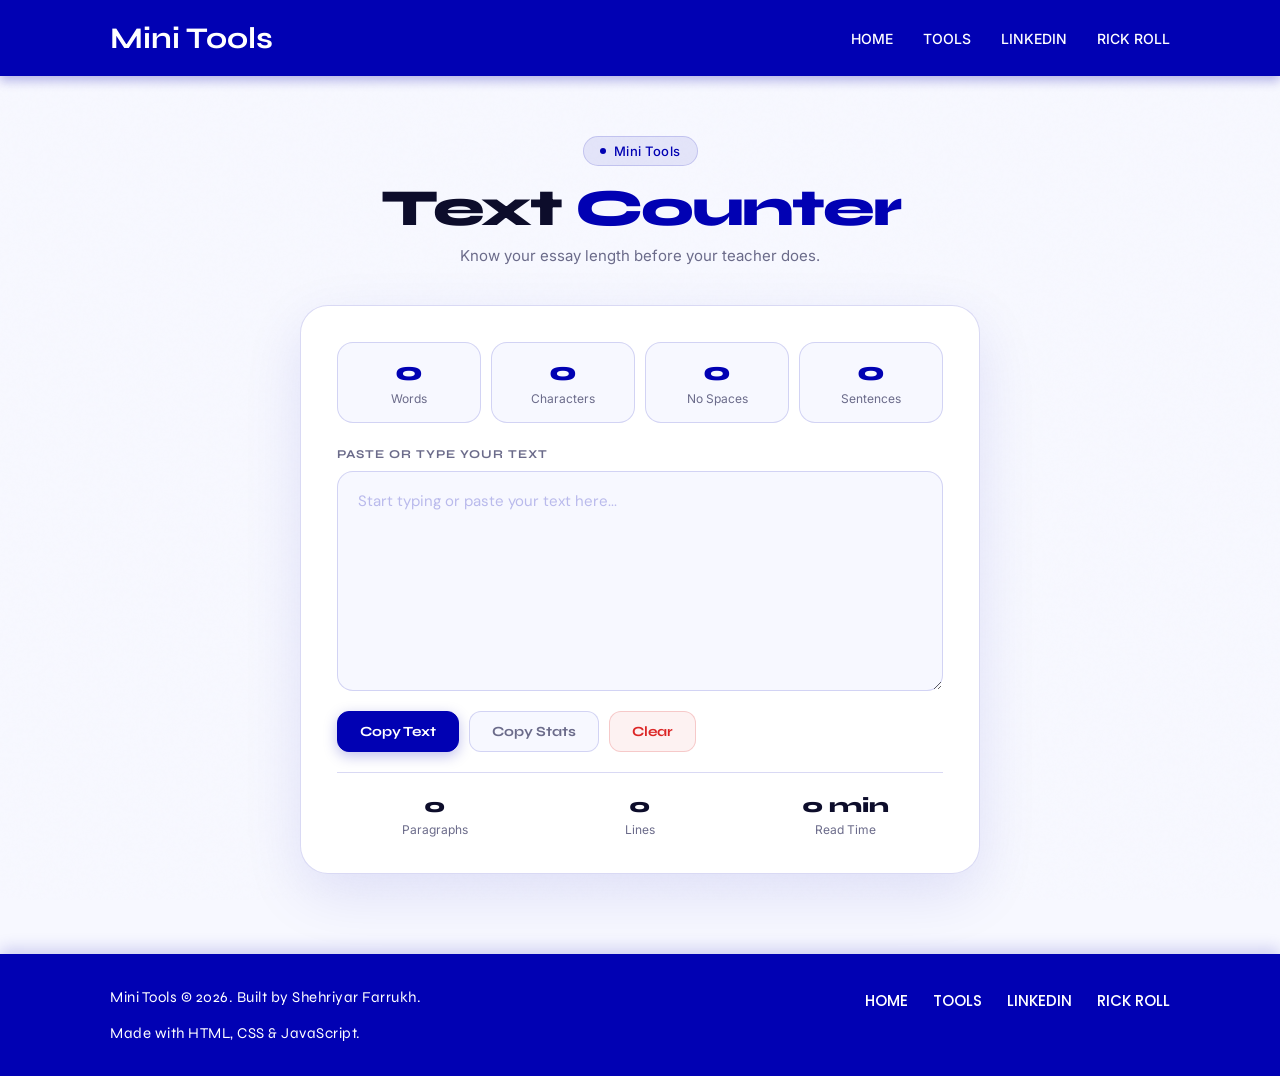
<file: tools/textcount.html>
<!DOCTYPE html>
<html lang="en">
<head>
    <meta charset="UTF-8">
    <title>Text Counter | Mini Tools</title>
    <link rel="icon" href="https://upload.wikimedia.org/wikipedia/commons/thumb/b/b1/Circle-icons-tools-light_blue.svg/960px-Circle-icons-tools-light_blue.svg.png" type="image/png">
    <link rel="preconnect" href="https://fonts.googleapis.com">
    <link rel="preconnect" href="https://fonts.gstatic.com" crossorigin>
    <link href="https://fonts.googleapis.com/css2?family=Syne:wght@400;700;800&family=DM+Sans:wght@300;400;500&display=swap" rel="stylesheet">
    <meta name="viewport" content="width=device-width, initial-scale=1.0">
    <style>
        *, *::before, *::after { box-sizing: border-box; margin: 0; padding: 0; }
        :root {
            --blue: rgb(1, 1, 179);
            --blue-dark: rgb(0, 0, 120);
            --blue-light: rgba(1, 1, 179, 0.08);
            --blue-glow: rgba(1, 1, 179, 0.25);
            --off-white: #f7f8ff;
            --text: #0d0d2b;
            --muted: #6b6b8a;
            --border: rgba(1, 1, 179, 0.15);
        }
        html { scroll-behavior: smooth; }
        body {
            font-family: 'DM Sans', sans-serif;
            background-color: var(--off-white);
            color: var(--text);
            overflow-x: hidden;
            min-height: 100vh;
            display: flex;
            flex-direction: column;
        }
        ::selection { background: var(--blue); color: white; }
        body::before {
            content: '';
            position: fixed; inset: 0;
            background-image: url("data:image/svg+xml,%3Csvg viewBox='0 0 200 200' xmlns='http://www.w3.org/2000/svg'%3E%3Cfilter id='n'%3E%3CfeTurbulence type='fractalNoise' baseFrequency='0.9' numOctaves='4' stitchTiles='stitch'/%3E%3C/filter%3E%3Crect width='100%25' height='100%25' filter='url(%23n)' opacity='0.03'/%3E%3C/svg%3E");
            pointer-events: none; z-index: 0; opacity: 0.4;
        }

        .page-wrapper {
            flex: 1; position: relative; z-index: 1;
            display: flex; flex-direction: column; align-items: center;
            padding: 60px 20px 80px;
        }

        .page-title-wrap { text-align: center; margin-bottom: 40px; animation: fadeUp 0.5s ease both; }
        .page-eyebrow {
            display: inline-flex; align-items: center; gap: 8px;
            background: var(--blue-light); border: 1px solid var(--border);
            border-radius: 100px; padding: 6px 16px;
            font-size: 13px; font-weight: 500; color: var(--blue); letter-spacing: 0.5px; margin-bottom: 16px;
        }
        .page-eyebrow span { width: 6px; height: 6px; background: var(--blue); border-radius: 50%; display: inline-block; }
        .page-title { font-family: 'Syne', sans-serif; font-size: clamp(32px, 5vw, 52px); font-weight: 800; letter-spacing: -2px; color: var(--text); line-height: 1; }
        .page-title .accent { color: var(--blue); }
        .page-subtitle { font-size: 15px; color: var(--muted); margin-top: 12px; }

        .card {
            background: white; border: 1px solid var(--border); border-radius: 28px;
            padding: 36px; width: 100%; max-width: 680px;
            box-shadow: 0 20px 60px rgba(1,1,179,0.1); animation: fadeUp 0.5s 0.1s ease both;
        }

        /* Stats grid — live at top */
        .stats-grid {
            display: grid;
            grid-template-columns: repeat(4, 1fr);
            gap: 10px;
            margin-bottom: 24px;
        }
        .stat-box {
            background: var(--off-white);
            border: 1px solid var(--border);
            border-radius: 16px;
            padding: 16px 12px;
            text-align: center;
            transition: border-color 0.2s, box-shadow 0.2s;
        }
        .stat-box.highlight {
            border-color: rgba(1,1,179,0.3);
            box-shadow: 0 4px 16px rgba(1,1,179,0.08);
        }
        .stat-box-value {
            font-family: 'Syne', sans-serif;
            font-size: 26px;
            font-weight: 800;
            color: var(--blue);
            letter-spacing: -0.5px;
            line-height: 1;
        }
        .stat-box-label {
            font-size: 12px;
            color: var(--muted);
            margin-top: 6px;
        }

        .field-label {
            font-family: 'Syne', sans-serif; font-size: 12px; font-weight: 700;
            color: var(--muted); letter-spacing: 1px; text-transform: uppercase;
            margin-bottom: 10px; display: block;
        }
        .text-area {
            width: 100%;
            min-height: 220px;
            padding: 16px 20px;
            border: 1px solid var(--border);
            border-radius: 16px;
            font-family: 'DM Sans', sans-serif;
            font-size: 15px;
            line-height: 1.8;
            color: var(--text);
            background: var(--off-white);
            outline: none;
            resize: vertical;
            transition: border-color 0.2s, box-shadow 0.2s;
            margin-bottom: 16px;
        }
        .text-area:focus {
            border-color: var(--blue);
            box-shadow: 0 0 0 3px rgba(1,1,179,0.1);
            background: white;
        }
        .text-area::placeholder { color: rgba(1,1,179,0.25); }

        /* Bottom actions row */
        .actions-row {
            display: flex;
            gap: 10px;
            flex-wrap: wrap;
        }
        .action-btn {
            padding: 11px 22px;
            border-radius: 12px;
            font-family: 'Syne', sans-serif;
            font-size: 14px;
            font-weight: 700;
            cursor: pointer;
            transition: 0.2s ease;
            border: 1px solid var(--border);
        }
        .action-btn.primary {
            background: var(--blue); color: white; border-color: var(--blue);
            box-shadow: 0 4px 14px var(--blue-glow);
        }
        .action-btn.primary:hover { background: var(--blue-dark); transform: translateY(-1px); }
        .action-btn.secondary {
            background: var(--off-white); color: var(--muted);
        }
        .action-btn.secondary:hover { color: var(--blue); border-color: rgba(1,1,179,0.3); }
        .action-btn.danger {
            background: rgba(220,38,38,0.06); color: rgb(220,38,38);
            border-color: rgba(220,38,38,0.2);
        }
        .action-btn.danger:hover { background: rgba(220,38,38,0.12); }

        /* Extra stats strip */
        .extra-stats {
            display: grid;
            grid-template-columns: repeat(3, 1fr);
            gap: 10px;
            margin-top: 20px;
            padding-top: 20px;
            border-top: 1px solid var(--border);
        }
        .extra-stat {
            text-align: center;
        }
        .extra-stat-value {
            font-family: 'Syne', sans-serif;
            font-size: 20px;
            font-weight: 800;
            color: var(--text);
        }
        .extra-stat-label {
            font-size: 12px;
            color: var(--muted);
            margin-top: 4px;
        }

        @media (max-width: 560px) {
            .stats-grid { grid-template-columns: repeat(2, 1fr); }
            .extra-stats { grid-template-columns: repeat(3, 1fr); }
            .card { padding: 24px; }
        }

        @keyframes fadeUp { from { opacity: 0; transform: translateY(24px); } to { opacity: 1; transform: translateY(0); } }
    </style>
</head>
<body>

    <div id="header"></div>

    <div class="page-wrapper">
        <div class="page-title-wrap">
            <div class="page-eyebrow"><span></span> Mini Tools</div>
            <h1 class="page-title">Text <span class="accent">Counter</span></h1>
            <p class="page-subtitle">Know your essay length before your teacher does.</p>
        </div>

        <div class="card">
            <!-- Live stats -->
            <div class="stats-grid">
                <div class="stat-box" id="box-words">
                    <div class="stat-box-value" id="count-words">0</div>
                    <div class="stat-box-label">Words</div>
                </div>
                <div class="stat-box" id="box-chars">
                    <div class="stat-box-value" id="count-chars">0</div>
                    <div class="stat-box-label">Characters</div>
                </div>
                <div class="stat-box" id="box-chars-no-space">
                    <div class="stat-box-value" id="count-chars-no-space">0</div>
                    <div class="stat-box-label">No Spaces</div>
                </div>
                <div class="stat-box" id="box-sentences">
                    <div class="stat-box-value" id="count-sentences">0</div>
                    <div class="stat-box-label">Sentences</div>
                </div>
            </div>

            <label class="field-label">Paste or type your text</label>
            <textarea class="text-area" id="textArea" placeholder="Start typing or paste your text here..."></textarea>

            <div class="actions-row">
                <button class="action-btn primary" onclick="copyText()">Copy Text</button>
                <button class="action-btn secondary" onclick="copyStats()">Copy Stats</button>
                <button class="action-btn danger" onclick="clearText()">Clear</button>
            </div>

            <div class="extra-stats">
                <div class="extra-stat">
                    <div class="extra-stat-value" id="count-paragraphs">0</div>
                    <div class="extra-stat-label">Paragraphs</div>
                </div>
                <div class="extra-stat">
                    <div class="extra-stat-value" id="count-lines">0</div>
                    <div class="extra-stat-label">Lines</div>
                </div>
                <div class="extra-stat">
                    <div class="extra-stat-value" id="count-read-time">0 min</div>
                    <div class="extra-stat-label">Read Time</div>
                </div>
            </div>
        </div>
    </div>

    <div id="footer"></div>

<script>
    const textArea = document.getElementById('textArea');

    textArea.addEventListener('input', updateCounts);

    function updateCounts() {
        const text = textArea.value;

        const words = text.trim() === '' ? 0 : text.trim().split(/\s+/).length;
        const chars = text.length;
        const charsNoSpace = text.replace(/\s/g, '').length;
        const sentences = text.trim() === '' ? 0 : (text.match(/[^.!?]*[.!?]+/g) || []).length;
        const paragraphs = text.trim() === '' ? 0 : text.split(/\n\s*\n/).filter(p => p.trim() !== '').length;
        const lines = text.trim() === '' ? 0 : text.split('\n').length;
        const readTime = Math.ceil(words / 200); // avg 200 wpm

        document.getElementById('count-words').textContent = words.toLocaleString();
        document.getElementById('count-chars').textContent = chars.toLocaleString();
        document.getElementById('count-chars-no-space').textContent = charsNoSpace.toLocaleString();
        document.getElementById('count-sentences').textContent = sentences.toLocaleString();
        document.getElementById('count-paragraphs').textContent = paragraphs.toLocaleString();
        document.getElementById('count-lines').textContent = lines.toLocaleString();
        document.getElementById('count-read-time').textContent = readTime < 1 ? '< 1 min' : readTime + ' min';

        ['words','chars','chars-no-space','sentences'].forEach(id => {
            const val = parseInt(document.getElementById('count-' + id).textContent.replace(/,/g,''));
            document.getElementById('box-' + id).classList.toggle('highlight', val > 0);
        });
    }

    function copyText() {
        const text = textArea.value;
        if (!text) return;
        navigator.clipboard.writeText(text);
    }

    function copyStats() {
        const stats = `Words: ${document.getElementById('count-words').textContent}
Characters: ${document.getElementById('count-chars').textContent}
Characters (no spaces): ${document.getElementById('count-chars-no-space').textContent}
Sentences: ${document.getElementById('count-sentences').textContent}
Paragraphs: ${document.getElementById('count-paragraphs').textContent}
Lines: ${document.getElementById('count-lines').textContent}
Read time: ${document.getElementById('count-read-time').textContent}`;
        navigator.clipboard.writeText(stats);
    }

    function clearText() {
        textArea.value = '';
        updateCounts();
    }

    fetch("../header-footer/header.html").then(res => res.text()).then(data => {
        document.getElementById("header").innerHTML = data;
        const hamburger = document.querySelector(".hamburger");
        const navMenu = document.querySelector(".nav-menu");
        if (hamburger) {
            hamburger.addEventListener("click", () => { hamburger.classList.toggle("active"); navMenu.classList.toggle("active"); });
        }
        document.querySelectorAll(".nav-menu a").forEach(n => n.addEventListener("click", () => { hamburger.classList.remove("active"); navMenu.classList.remove("active"); }));
    });
    fetch("../header-footer/footer.html").then(res => res.text()).then(data => { document.getElementById("footer").innerHTML = data; });
</script>
</body>
</html>
</file>
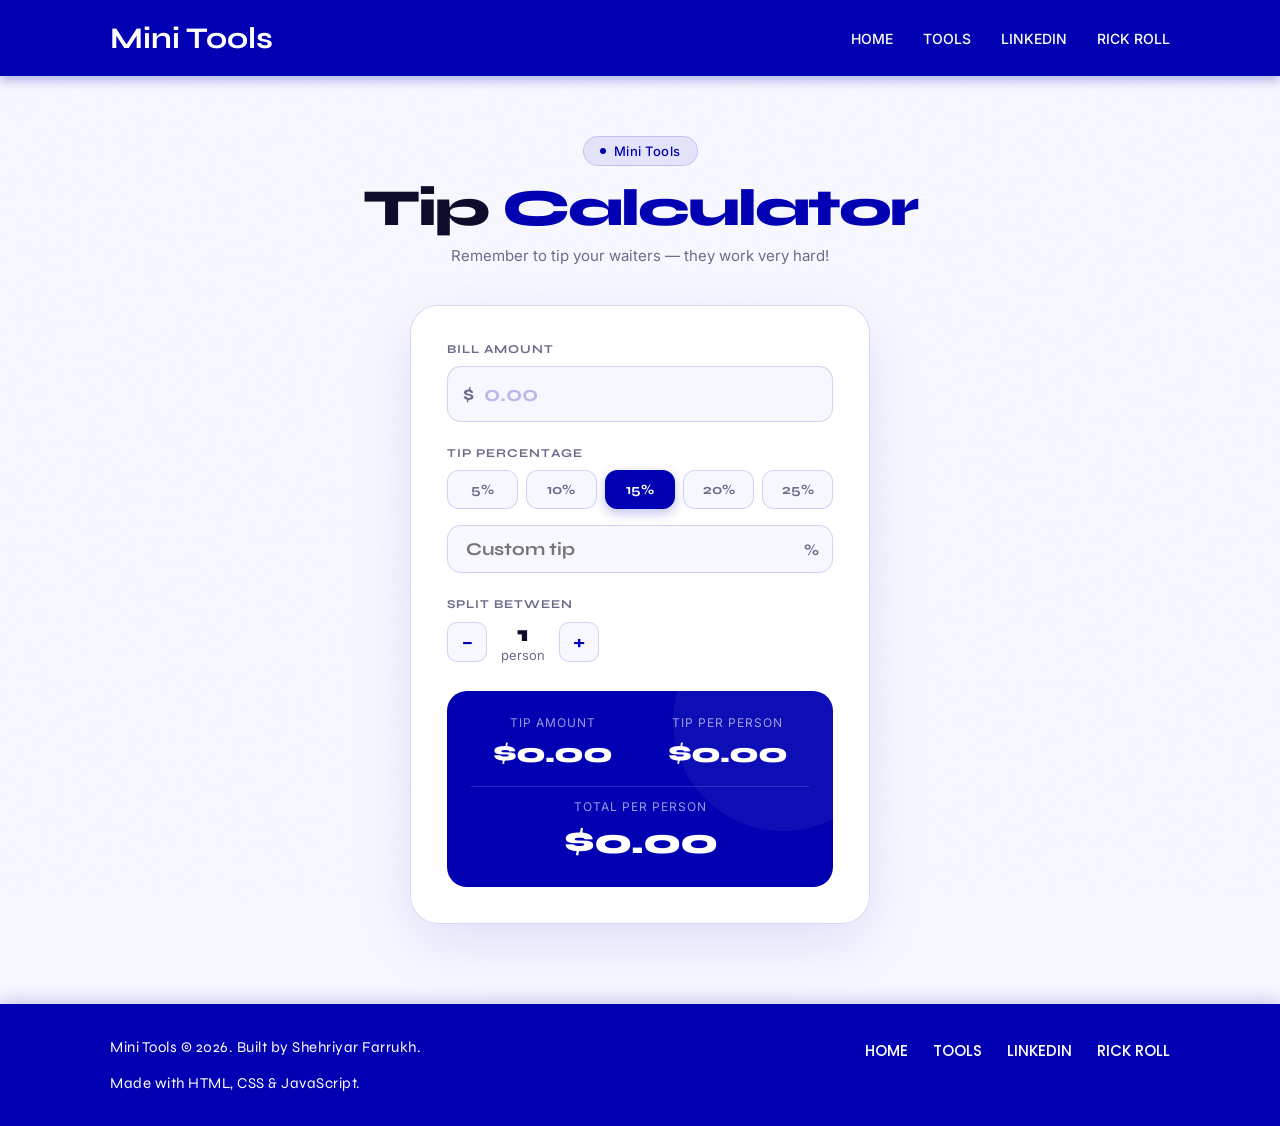
<file: tools/tipcalc.html>
<!DOCTYPE html>
<html lang="en">
<head>
    <meta charset="UTF-8">
    <title>Tip Calculator | Mini Tools</title>
    <link rel="icon" href="https://upload.wikimedia.org/wikipedia/commons/thumb/b/b1/Circle-icons-tools-light_blue.svg/960px-Circle-icons-tools-light_blue.svg.png" type="image/png">
    <link rel="preconnect" href="https://fonts.googleapis.com">
    <link rel="preconnect" href="https://fonts.gstatic.com" crossorigin>
    <link href="https://fonts.googleapis.com/css2?family=Syne:wght@400;700;800&family=DM+Sans:wght@300;400;500&display=swap" rel="stylesheet">
    <meta name="viewport" content="width=device-width, initial-scale=1.0">
    <style>
        *, *::before, *::after { box-sizing: border-box; margin: 0; padding: 0; }
        :root {
            --blue: rgb(1, 1, 179);
            --blue-dark: rgb(0, 0, 120);
            --blue-light: rgba(1, 1, 179, 0.08);
            --blue-glow: rgba(1, 1, 179, 0.25);
            --off-white: #f7f8ff;
            --text: #0d0d2b;
            --muted: #6b6b8a;
            --border: rgba(1, 1, 179, 0.15);
        }
        html { scroll-behavior: smooth; }
        body {
            font-family: 'DM Sans', sans-serif;
            background-color: var(--off-white);
            color: var(--text);
            overflow-x: hidden;
            min-height: 100vh;
            display: flex;
            flex-direction: column;
        }
        ::selection { background: var(--blue); color: white; }
        body::before {
            content: '';
            position: fixed; inset: 0;
            background-image: url("data:image/svg+xml,%3Csvg viewBox='0 0 200 200' xmlns='http://www.w3.org/2000/svg'%3E%3Cfilter id='n'%3E%3CfeTurbulence type='fractalNoise' baseFrequency='0.9' numOctaves='4' stitchTiles='stitch'/%3E%3C/filter%3E%3Crect width='100%25' height='100%25' filter='url(%23n)' opacity='0.03'/%3E%3C/svg%3E");
            pointer-events: none; z-index: 0; opacity: 0.4;
        }

        .page-wrapper {
            flex: 1; position: relative; z-index: 1;
            display: flex; flex-direction: column; align-items: center; justify-content: center;
            padding: 60px 20px 80px;
        }

        .page-title-wrap { text-align: center; margin-bottom: 40px; animation: fadeUp 0.5s ease both; }
        .page-eyebrow {
            display: inline-flex; align-items: center; gap: 8px;
            background: var(--blue-light); border: 1px solid var(--border);
            border-radius: 100px; padding: 6px 16px;
            font-size: 13px; font-weight: 500; color: var(--blue); letter-spacing: 0.5px; margin-bottom: 16px;
        }
        .page-eyebrow span { width: 6px; height: 6px; background: var(--blue); border-radius: 50%; display: inline-block; }
        .page-title { font-family: 'Syne', sans-serif; font-size: clamp(32px, 5vw, 52px); font-weight: 800; letter-spacing: -2px; color: var(--text); line-height: 1; }
        .page-title .accent { color: var(--blue); }
        .page-subtitle { font-size: 15px; color: var(--muted); margin-top: 12px; }

        /* Card */
        .card {
            background: white; border: 1px solid var(--border); border-radius: 28px;
            padding: 36px; width: 100%; max-width: 460px;
            box-shadow: 0 20px 60px rgba(1,1,179,0.1); animation: fadeUp 0.5s 0.1s ease both;
        }

        .field-label {
            font-family: 'Syne', sans-serif; font-size: 12px; font-weight: 700;
            color: var(--muted); letter-spacing: 1px; text-transform: uppercase;
            margin-bottom: 10px; display: block;
        }

        /* Input with prefix */
        .input-wrap {
            position: relative;
            margin-bottom: 24px;
        }
        .input-prefix {
            position: absolute; left: 16px; top: 50%; transform: translateY(-50%);
            font-family: 'Syne', sans-serif; font-size: 20px; font-weight: 700; color: var(--muted);
            pointer-events: none;
        }
        .tip-input {
            width: 100%;
            padding: 14px 18px 14px 36px;
            border: 1px solid var(--border); border-radius: 14px;
            font-family: 'Syne', sans-serif; font-size: 22px; font-weight: 700;
            color: var(--text); background: var(--off-white); outline: none;
            transition: border-color 0.2s, box-shadow 0.2s;
        }
        .tip-input:focus { border-color: var(--blue); box-shadow: 0 0 0 3px rgba(1,1,179,0.1); background: white; }
        .tip-input::placeholder { color: rgba(1,1,179,0.25); }

        /* Tip percentage presets */
        .tip-presets {
            display: grid;
            grid-template-columns: repeat(5, 1fr);
            gap: 8px;
            margin-bottom: 16px;
        }
        .preset-btn {
            padding: 10px 4px;
            border: 1px solid var(--border);
            border-radius: 12px;
            font-family: 'Syne', sans-serif;
            font-size: 14px;
            font-weight: 700;
            color: var(--muted);
            background: var(--off-white);
            cursor: pointer;
            transition: 0.2s ease;
            text-align: center;
        }
        .preset-btn:hover { border-color: rgba(1,1,179,0.3); color: var(--blue); }
        .preset-btn.active { background: var(--blue); color: white; border-color: var(--blue); box-shadow: 0 4px 12px var(--blue-glow); }

        /* Custom tip input */
        .custom-tip-wrap {
            position: relative;
            margin-bottom: 24px;
        }
        .custom-tip-input {
            width: 100%;
            padding: 12px 40px 12px 18px;
            border: 1px solid var(--border); border-radius: 14px;
            font-family: 'Syne', sans-serif; font-size: 18px; font-weight: 700;
            color: var(--text); background: var(--off-white); outline: none;
            transition: border-color 0.2s, box-shadow 0.2s;
        }
        .custom-tip-input:focus { border-color: var(--blue); box-shadow: 0 0 0 3px rgba(1,1,179,0.1); background: white; }
        .custom-tip-suffix {
            position: absolute; right: 14px; top: 50%; transform: translateY(-50%);
            font-family: 'Syne', sans-serif; font-size: 16px; font-weight: 700; color: var(--muted);
        }

        /* People counter */
        .people-row {
            display: flex;
            align-items: center;
            gap: 14px;
            margin-bottom: 28px;
        }
        .people-btn {
            width: 40px; height: 40px;
            border-radius: 10px;
            border: 1px solid var(--border);
            background: var(--off-white);
            font-family: 'Syne', sans-serif; font-size: 22px; font-weight: 700;
            color: var(--blue);
            cursor: pointer;
            display: flex; align-items: center; justify-content: center;
            transition: 0.2s ease; flex-shrink: 0;
        }
        .people-btn:hover { background: var(--blue-light); border-color: rgba(1,1,179,0.3); }
        .people-count {
            font-family: 'Syne', sans-serif; font-size: 22px; font-weight: 800;
            color: var(--text); flex: 1; text-align: center;
        }
        .people-label { font-size: 13px; color: var(--muted); text-align: center; }

        /* Result panel */
        .result-panel {
            background: var(--blue);
            border-radius: 20px;
            padding: 24px;
            position: relative;
            overflow: hidden;
        }
        .result-panel::before {
            content: '';
            position: absolute;
            width: 220px; height: 220px; border-radius: 50%;
            background: rgba(255,255,255,0.05);
            top: -80px; right: -60px;
        }
        .result-grid {
            display: grid;
            grid-template-columns: 1fr 1fr;
            gap: 12px;
            position: relative; z-index: 1;
        }
        .result-item { text-align: center; }
        .result-item.full { grid-column: span 2; border-top: 1px solid rgba(255,255,255,0.15); padding-top: 12px; margin-top: 4px; }
        .result-item-label { font-size: 12px; color: rgba(255,255,255,0.6); letter-spacing: 1px; text-transform: uppercase; margin-bottom: 6px; }
        .result-item-value {
            font-family: 'Syne', sans-serif; font-size: 28px; font-weight: 800;
            color: white; letter-spacing: -1px;
        }
        .result-item.full .result-item-value { font-size: 36px; }

        @keyframes fadeUp { from { opacity: 0; transform: translateY(24px); } to { opacity: 1; transform: translateY(0); } }

        @media (max-width: 480px) {
            .card { padding: 24px; }
            .tip-presets { grid-template-columns: repeat(5, 1fr); gap: 6px; }
            .preset-btn { font-size: 13px; }
        }
    </style>
</head>
<body>

    <div id="header"></div>

    <div class="page-wrapper">
        <div class="page-title-wrap">
            <div class="page-eyebrow"><span></span> Mini Tools</div>
            <h1 class="page-title">Tip <span class="accent">Calculator</span></h1>
            <p class="page-subtitle">Remember to tip your waiters — they work very hard!</p>
        </div>

        <div class="card">

            <label class="field-label">Bill Amount</label>
            <div class="input-wrap">
                <span class="input-prefix">$</span>
                <input class="tip-input" type="number" id="billInput" placeholder="0.00" min="0" oninput="calculate()">
            </div>

            <label class="field-label">Tip Percentage</label>
            <div class="tip-presets">
                <button class="preset-btn" onclick="setPreset(this, 5)">5%</button>
                <button class="preset-btn" onclick="setPreset(this, 10)">10%</button>
                <button class="preset-btn active" onclick="setPreset(this, 15)">15%</button>
                <button class="preset-btn" onclick="setPreset(this, 20)">20%</button>
                <button class="preset-btn" onclick="setPreset(this, 25)">25%</button>
            </div>

            <div class="custom-tip-wrap">
                <input class="custom-tip-input" type="number" id="customTip" placeholder="Custom tip" min="0" max="100" oninput="setCustom()">
                <span class="custom-tip-suffix">%</span>
            </div>

            <label class="field-label">Split Between</label>
            <div class="people-row">
                <button class="people-btn" onclick="changePeople(-1)">−</button>
                <div>
                    <div class="people-count" id="peopleCount">1</div>
                    <div class="people-label" id="peopleLabel">person</div>
                </div>
                <button class="people-btn" onclick="changePeople(1)">+</button>
            </div>

            <div class="result-panel">
                <div class="result-grid">
                    <div class="result-item">
                        <div class="result-item-label">Tip Amount</div>
                        <div class="result-item-value" id="resTip">$0.00</div>
                    </div>
                    <div class="result-item">
                        <div class="result-item-label">Tip Per Person</div>
                        <div class="result-item-value" id="resTipPer">$0.00</div>
                    </div>
                    <div class="result-item full">
                        <div class="result-item-label">Total Per Person</div>
                        <div class="result-item-value" id="resTotal">$0.00</div>
                    </div>
                </div>
            </div>

        </div>
    </div>

    <div id="footer"></div>

<script>
    let tipPercent = 15;
    let people = 1;

    function setPreset(btn, pct) {
        let buttons = document.querySelectorAll('.preset-btn');
        for (let i = 0; i < buttons.length; i++) {
            buttons[i].classList.remove('active');
        }
        btn.classList.add('active');
        document.getElementById('customTip').value = '';
        tipPercent = pct;
        calculate();
    }

    function setCustom() {
        let val = parseFloat(document.getElementById('customTip').value);
        let buttons = document.querySelectorAll('.preset-btn');
        for (let i = 0; i < buttons.length; i++) {
            buttons[i].classList.remove('active');
        }
        if (isNaN(val)) {
            tipPercent = 0;
        } else {
            tipPercent = val;
        }
        calculate();
    }

    function changePeople(delta) {
        people = people + delta;
        if (people < 1) {
            people = 1;
        }
        document.getElementById('peopleCount').textContent = people;
        if (people === 1) {
            document.getElementById('peopleLabel').textContent = 'person';
        } else {
            document.getElementById('peopleLabel').textContent = 'people';
        }
        calculate();
    }

    function calculate() {
        let billInput = document.getElementById('billInput').value;
        let bill = parseFloat(billInput);
        if (isNaN(bill)) {
            bill = 0;
        }
        let tip = bill * (tipPercent / 100);
        let total = bill + tip;
        let tipPer = tip / people;
        let totalPer = total / people;

        document.getElementById('resTip').textContent = '$' + tip.toFixed(2);
        document.getElementById('resTipPer').textContent = '$' + tipPer.toFixed(2);
        document.getElementById('resTotal').textContent = '$' + totalPer.toFixed(2);
    }

    fetch("../header-footer/header.html")
        .then(function(res) {
            return res.text();
        })
        .then(function(data) {
            document.getElementById("header").innerHTML = data;
            let hamburger = document.querySelector(".hamburger");
            let navMenu = document.querySelector(".nav-menu");
            if (hamburger) {
                hamburger.addEventListener("click", function() {
                    hamburger.classList.toggle("active");
                    navMenu.classList.toggle("active");
                });
            }
            let navLinks = document.querySelectorAll(".nav-menu a");
            for (let i = 0; i < navLinks.length; i++) {
                navLinks[i].addEventListener("click", function() {
                    hamburger.classList.remove("active");
                    navMenu.classList.remove("active");
                });
            }
        });

    fetch("../header-footer/footer.html")
        .then(function(res) {
            return res.text();
        })
        .then(function(data) {
            document.getElementById("footer").innerHTML = data;
        });
</script>
</body>
</html>
</file>
<file: styles.css>
* {
    box-sizing: border-box;
    margin: 0;
    padding: 0;
}

html {
    scroll-behavior: smooth;
}

body {
    font-family: 'DM Sans', sans-serif;
    background-color: #f7f8ff;
    color: #0d0d2b;
    overflow-x: hidden;
    margin: 0;
}

body::selection {
    background: #0101b3;
    color: #ffffff;
}

body::before {
    content: '';
    position: fixed;
    top: 0;
    left: 0;
    right: 0;
    bottom: 0;
    background-image: url("data:image/svg+xml,%3Csvg viewBox='0 0 200 200' xmlns='http://www.w3.org/2000/svg'%3E%3Cfilter id='n'%3E%3CfeTurbulence type='fractalNoise' baseFrequency='0.9' numOctaves='4' stitchTiles='stitch'/%3E%3C/filter%3E%3Crect width='100%25' height='100%25' filter='url(%23n)' opacity='0.03'/%3E%3C/svg%3E");
    pointer-events: none;
    z-index: 0;
    opacity: 0.4;
}

.page-wrapper {
    position: relative;
    z-index: 1;
}

.hero-section {
    min-height: 90vh;
    display: flex;
    align-items: center;
    padding-top: 80px;
    padding-bottom: 60px;
    padding-left: 20px;
    padding-right: 20px;
    max-width: 1100px;
    margin: auto;
    gap: 60px;
}

.hero-left {
    flex: 1;
}

.hero-eyebrow {
    display: inline-flex;
    align-items: center;
    gap: 8px;
    background: rgba(1, 1, 179, 0.08);
    border: 1px solid rgba(1, 1, 179, 0.15);
    border-radius: 100px;
    padding: 6px 16px;
    font-size: 13px;
    font-weight: 500;
    color: #0101b3;
    letter-spacing: 0.5px;
    margin-bottom: 24px;
    animation: fadeUp 0.6s ease both;
}

.hero-eyebrow span {
    width: 6px;
    height: 6px;
    background: #0101b3;
    border-radius: 50%;
    display: inline-block;
}

.hero-title {
    font-family: 'Syne', sans-serif;
    font-size: clamp(42px, 6vw, 78px);
    font-weight: 800;
    line-height: 1.0;
    letter-spacing: -2px;
    color: #0d0d2b;
    margin-bottom: 12px;
    animation: fadeUp 0.6s 0.1s ease both;
}

.hero-title .accent {
    color: #0101b3;
}

.hero-sub {
    font-family: 'Syne', sans-serif;
    font-size: clamp(18px, 2.5vw, 26px);
    font-weight: 400;
    color: #6b6b8a;
    margin-bottom: 24px;
    animation: fadeUp 0.6s 0.2s ease both;
}

.hero-desc {
    font-size: 16px;
    color: #6b6b8a;
    line-height: 1.8;
    max-width: 480px;
    margin-bottom: 36px;
    animation: fadeUp 0.6s 0.3s ease both;
}

.hero-cta {
    display: inline-flex;
    align-items: center;
    gap: 10px;
    background: #0101b3;
    color: #ffffff;
    text-decoration: none;
    padding: 14px 32px;
    border-radius: 100px;
    font-family: 'Syne', sans-serif;
    font-weight: 700;
    font-size: 15px;
    transition: 0.3s ease;
    box-shadow: 0 8px 30px rgba(1, 1, 179, 0.25);
    animation: fadeUp 0.6s 0.4s ease both;
}

.hero-cta:hover {
    background: #000078;
    transform: translateY(-2px);
    box-shadow: 0 12px 40px rgba(1, 1, 179, 0.25);
}

.hero-stats {
    display: flex;
    gap: 32px;
    margin-top: 44px;
    padding-top: 36px;
    border-top: 1px solid rgba(1, 1, 179, 0.15);
    animation: fadeUp 0.6s 0.5s ease both;
}

.stat-num {
    font-family: 'Syne', sans-serif;
    font-size: 32px;
    font-weight: 800;
    color: #0101b3;
    line-height: 1;
}

.stat-label {
    font-size: 13px;
    color: #6b6b8a;
    margin-top: 4px;
}

.hero-right {
    flex: 0 0 380px;
    display: flex;
    align-items: center;
    justify-content: center;
    animation: fadeUp 0.6s 0.2s ease both;
}

.hero-img-wrap {
    position: relative;
    width: 300px;
    height: 300px;
}

.hero-img-wrap::before {
    content: '';
    position: absolute;
    top: -20px;
    left: -20px;
    right: -20px;
    bottom: -20px;
    background: radial-gradient(circle, rgba(1, 1, 179, 0.15) 0%, transparent 70%);
    border-radius: 50%;
    animation: pulse 3s ease-in-out infinite;
}

.hero-img-wrap::after {
    content: '';
    position: absolute;
    width: 100%;
    height: 100%;
    border: 2px dashed rgba(1, 1, 179, 0.2);
    border-radius: 50%;
    top: 0;
    left: 0;
    animation: spin 20s linear infinite;
}

.hero-img-wrap img {
    width: 100%;
    height: 100%;
    object-fit: contain;
    position: relative;
    z-index: 1;
    filter: drop-shadow(0 20px 40px rgba(1, 1, 179, 0.2));
    transition: transform 0.5s ease;
}

.hero-img-wrap:hover img {
    transform: scale(1.05) rotate(-2deg);
}

.tools-section {
    padding-top: 80px;
    padding-bottom: 100px;
    padding-left: 20px;
    padding-right: 20px;
    max-width: 1100px;
    margin: auto;
}

.section-header {
    display: flex;
    align-items: flex-end;
    justify-content: space-between;
    margin-bottom: 48px;
    gap: 20px;
}

.section-eyebrow {
    font-size: 13px;
    font-weight: 500;
    color: #0101b3;
    letter-spacing: 2px;
    text-transform: uppercase;
    margin-bottom: 10px;
}

.section-title {
    font-family: 'Syne', sans-serif;
    font-size: clamp(28px, 4vw, 42px);
    font-weight: 800;
    letter-spacing: -1px;
    color: #0d0d2b;
    line-height: 1.1;
}

.section-desc {
    font-size: 15px;
    color: #6b6b8a;
    max-width: 320px;
    text-align: right;
    line-height: 1.6;
}

.tools-grid {
    display: grid;
    grid-template-columns: repeat(3, 1fr);
    gap: 20px;
}

.tool-card {
    background: #ffffff;
    border: 1px solid rgba(1, 1, 179, 0.15);
    border-radius: 20px;
    padding: 28px;
    position: relative;
    overflow: hidden;
    transition: transform 0.3s ease, box-shadow 0.3s ease, border-color 0.3s ease;
    animation: fadeUp 0.5s ease both;
}

.tool-card::before {
    content: '';
    position: absolute;
    top: 0;
    left: 0;
    right: 0;
    height: 3px;
    background: #0101b3;
    transform: scaleX(0);
    transform-origin: left;
    transition: transform 0.3s ease;
}

.tool-card:hover {
    transform: translateY(-6px);
    box-shadow: 0 20px 50px rgba(1, 1, 179, 0.12);
    border-color: rgba(1, 1, 179, 0.3);
}

.tool-card:hover::before {
    transform: scaleX(1);
}

.tool-icon-wrap {
    width: 52px;
    height: 52px;
    background: rgba(1, 1, 179, 0.08);
    border-radius: 14px;
    display: flex;
    align-items: center;
    justify-content: center;
    margin-bottom: 20px;
}

.tool-icon-wrap img {
    width: 28px;
    height: 28px;
    object-fit: contain;
}

.tool-card h3 {
    font-family: 'Syne', sans-serif;
    font-size: 18px;
    font-weight: 700;
    color: #0d0d2b;
    margin-bottom: 10px;
}

.tool-card p {
    font-size: 14px;
    color: #6b6b8a;
    line-height: 1.7;
    margin-bottom: 24px;
}

.tool-link {
    display: inline-flex;
    align-items: center;
    gap: 6px;
    font-family: 'Syne', sans-serif;
    font-size: 14px;
    font-weight: 700;
    color: #0101b3;
    text-decoration: none;
    transition: gap 0.2s;
}

.tool-link:hover {
    gap: 10px;
}

.tool-num {
    position: absolute;
    top: 24px;
    right: 24px;
    font-family: 'Syne', sans-serif;
    font-size: 48px;
    font-weight: 800;
    color: rgba(1, 1, 179, 0.06);
    line-height: 1;
    user-select: none;
}

.about-section {
    padding-top: 20px;
    padding-bottom: 80px;
    padding-left: 20px;
    padding-right: 20px;
    max-width: 1100px;
    margin: auto;
}

.about-inner {
    background: #0101b3;
    border-radius: 28px;
    padding: 60px;
    display: flex;
    gap: 60px;
    align-items: center;
    position: relative;
    overflow: hidden;
}

.about-inner::before {
    content: '';
    position: absolute;
    width: 400px;
    height: 400px;
    border-radius: 50%;
    background: rgba(255, 255, 255, 0.04);
    top: -100px;
    right: -100px;
}

.about-inner::after {
    content: '';
    position: absolute;
    width: 250px;
    height: 250px;
    border-radius: 50%;
    background: rgba(255, 255, 255, 0.04);
    bottom: -60px;
    left: 40px;
}

.about-text {
    flex: 1;
    position: relative;
    z-index: 1;
}

.about-eyebrow {
    font-size: 12px;
    font-weight: 500;
    color: rgba(255, 255, 255, 0.6);
    letter-spacing: 2px;
    text-transform: uppercase;
    margin-bottom: 16px;
}

.about-title {
    font-family: 'Syne', sans-serif;
    font-size: clamp(24px, 3vw, 36px);
    font-weight: 800;
    color: #ffffff;
    line-height: 1.2;
    margin-bottom: 20px;
    letter-spacing: -0.5px;
}

.about-desc {
    font-size: 15px;
    color: rgba(255, 255, 255, 0.75);
    line-height: 1.8;
}

.about-socials {
    display: flex;
    flex-direction: column;
    gap: 16px;
    position: relative;
    z-index: 1;
}

.social-pill {
    display: flex;
    align-items: center;
    gap: 12px;
    background: rgba(255, 255, 255, 0.12);
    backdrop-filter: blur(10px);
    border: 1px solid rgba(255, 255, 255, 0.2);
    border-radius: 100px;
    padding: 12px 20px;
    text-decoration: none;
    color: #ffffff;
    font-size: 14px;
    font-weight: 500;
    transition: 0.3s ease;
    white-space: nowrap;
}

.social-pill:hover {
    background: rgba(255, 255, 255, 0.22);
    transform: translateX(4px);
}

.social-pill img {
    width: 22px;
    height: 22px;
    object-fit: contain;
    border-radius: 4px;
}

#scrollTopBtn {
    position: fixed;
    bottom: 24px;
    right: 24px;
    width: 48px;
    height: 48px;
    font-size: 18px;
    border-radius: 50%;
    background: #0101b3;
    color: #ffffff;
    border: none;
    cursor: pointer;
    display: none;
    box-shadow: 0 8px 25px rgba(1, 1, 179, 0.4);
    transition: 0.3s ease;
    z-index: 999;
    padding: 0;
}

#scrollTopBtn:hover {
    background: #000078;
    transform: translateY(-3px);
}

@keyframes fadeUp {
    from {
        opacity: 0;
        transform: translateY(24px);
    }
    to {
        opacity: 1;
        transform: translateY(0);
    }
}

@keyframes pulse {
    0%, 100% {
        transform: scale(1);
        opacity: 1;
    }
    50% {
        transform: scale(1.1);
        opacity: 0.7;
    }
}

@keyframes spin {
    from {
        transform: rotate(0deg);
    }
    to {
        transform: rotate(360deg);
    }
}

@media (max-width: 1024px) {
    .hero-section {
        flex-direction: column;
        text-align: center;
        padding-top: 60px;
        padding-bottom: 60px;
        padding-left: 20px;
        padding-right: 20px;
        min-height: auto;
    }
    .hero-right {
        display: none;
    }
    .hero-desc {
        max-width: 100%;
    }
    .hero-stats {
        justify-content: center;
    }
    .section-header {
        flex-direction: column;
        align-items: flex-start;
    }
    .section-desc {
        text-align: left;
        max-width: 100%;
    }
    .tools-grid {
        grid-template-columns: repeat(2, 1fr);
    }
    .about-inner {
        flex-direction: column;
        padding: 40px;
    }
    .about-socials {
        flex-direction: row;
        flex-wrap: wrap;
    }
}

@media (max-width: 768px) {
    .tools-grid {
        grid-template-columns: 1fr;
    }
    .hero-stats {
        gap: 20px;
    }
    .about-inner {
        padding: 30px;
    }
    .about-socials {
        flex-direction: column;
    }
}
</file>
